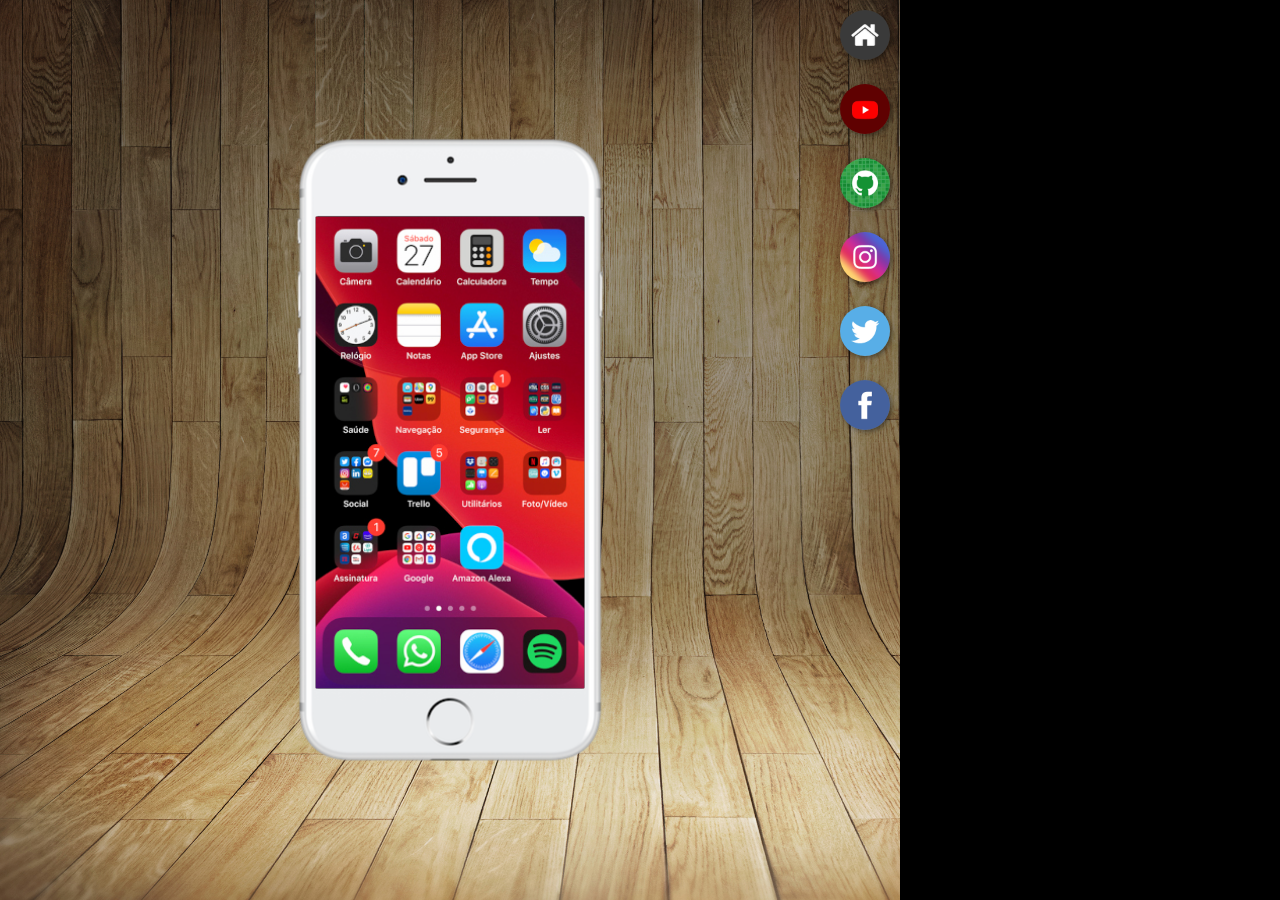
<file: index.html>
<!DOCTYPE html>
<html lang="pt-br">
<head>
    <meta charset="UTF-8">
    <meta name="viewport" content="width=device-width, initial-scale=1.0">
    <link rel="shortcut icon" href="favicon.ico" type="image/x-icon">
    <link rel="stylesheet" href="stilos/style.css">
    <title>Projecto redes sociais</title>
</head>
<body>
    <main>
        <section id="telefone">
            <iframe src="home.html" frameborder="0" name="tela" id="tela">
                o seu navegador não é compactivel
            </iframe>
        </section>
        <section id="redes-sociais">
            <a href="home.html" target="tela"><img src="imagens/logo-home.jpg" alt="Home"></a><br>
            <a href="imagens/tela-youtube.png" target="tela"><img src="imagens/logo-youtube.jpg" alt="Youtube"></a><br>
            <a href="github.html" target="tela"> <img src="imagens/logo-github.jpg" alt="github"></a><br>
            <a href="imagens/tela-instagram.jpg" target="tela"><img src="imagens/logo-instagram.jpg"alt="instagram"><a><br>
            <a href="twit.html" target="tela"><img src="imagens/logo-twitter.jpg" alt="twitter"></a><br>
            <a href="face.html" target="tela"><img src="imagens/logo-facebook.jpg" alt="facebook"><a><br>
        </section>
    </main>
</body>
</html>
</file>
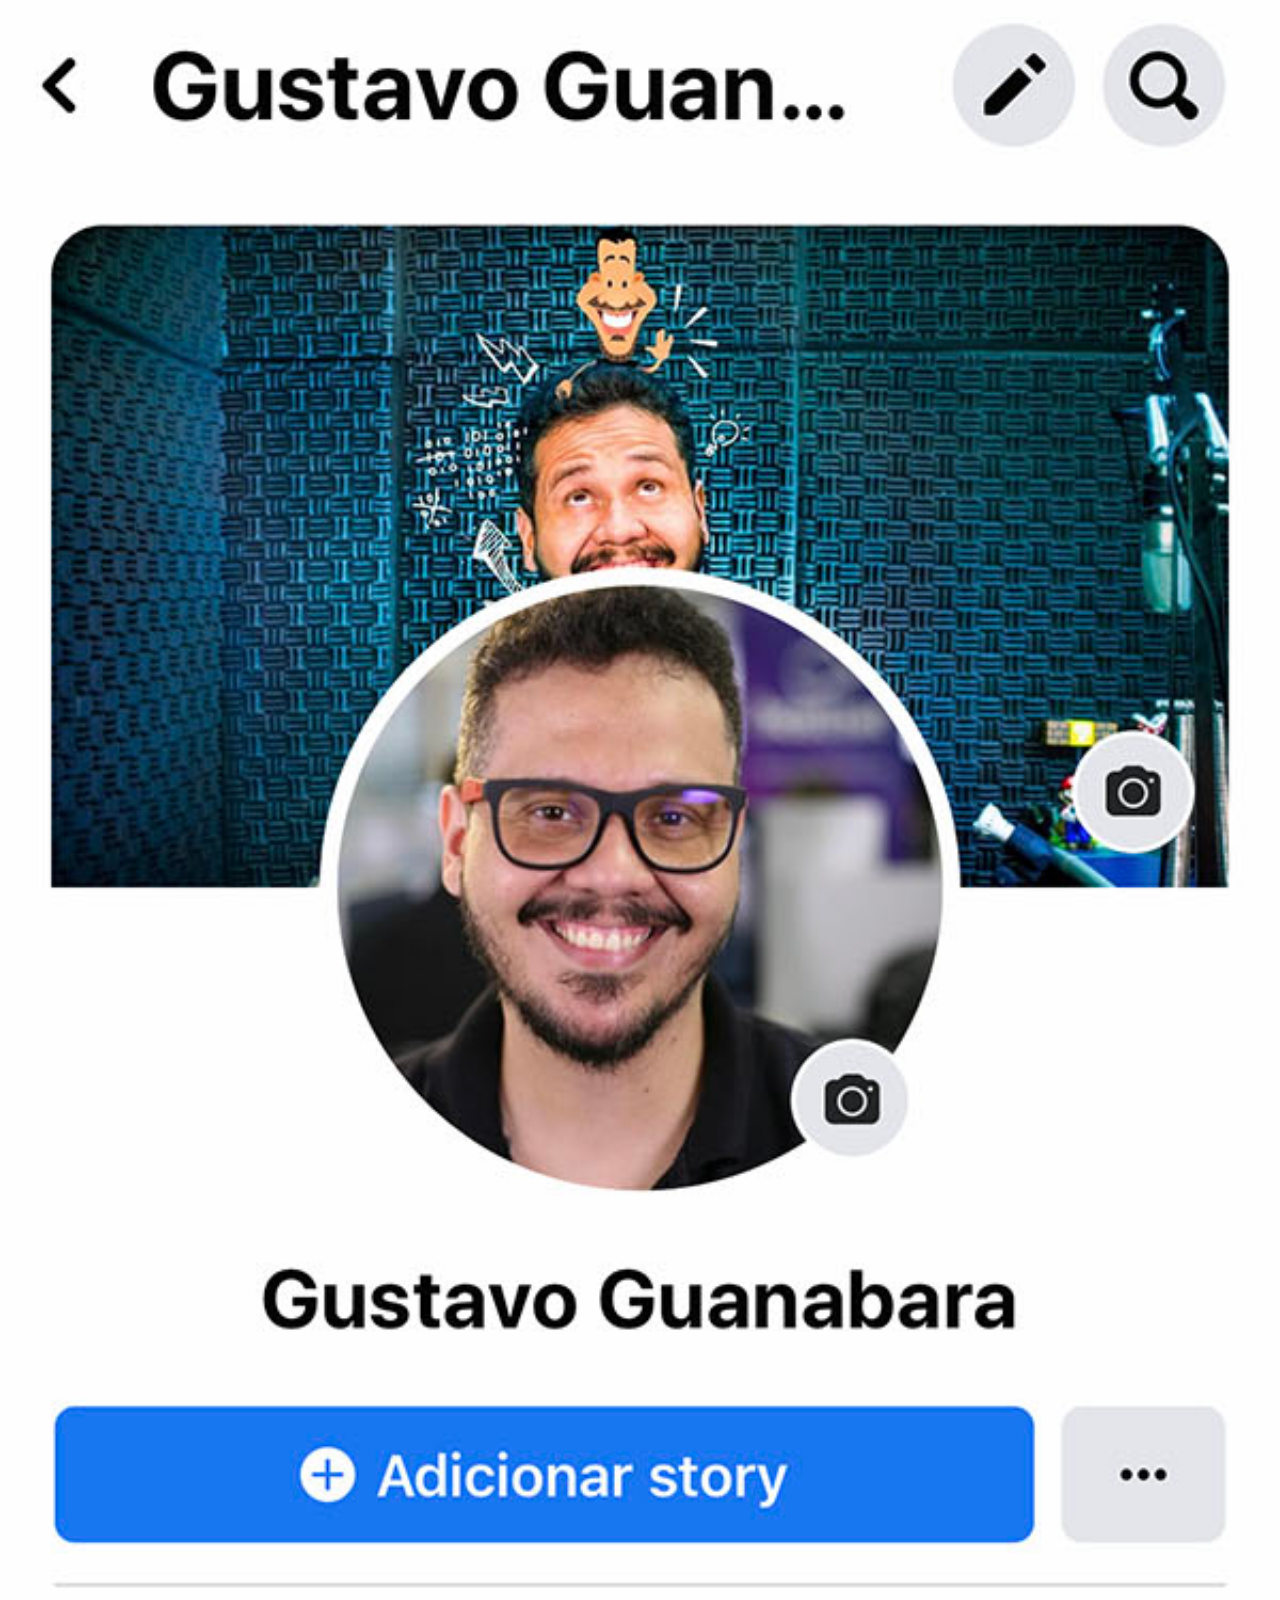
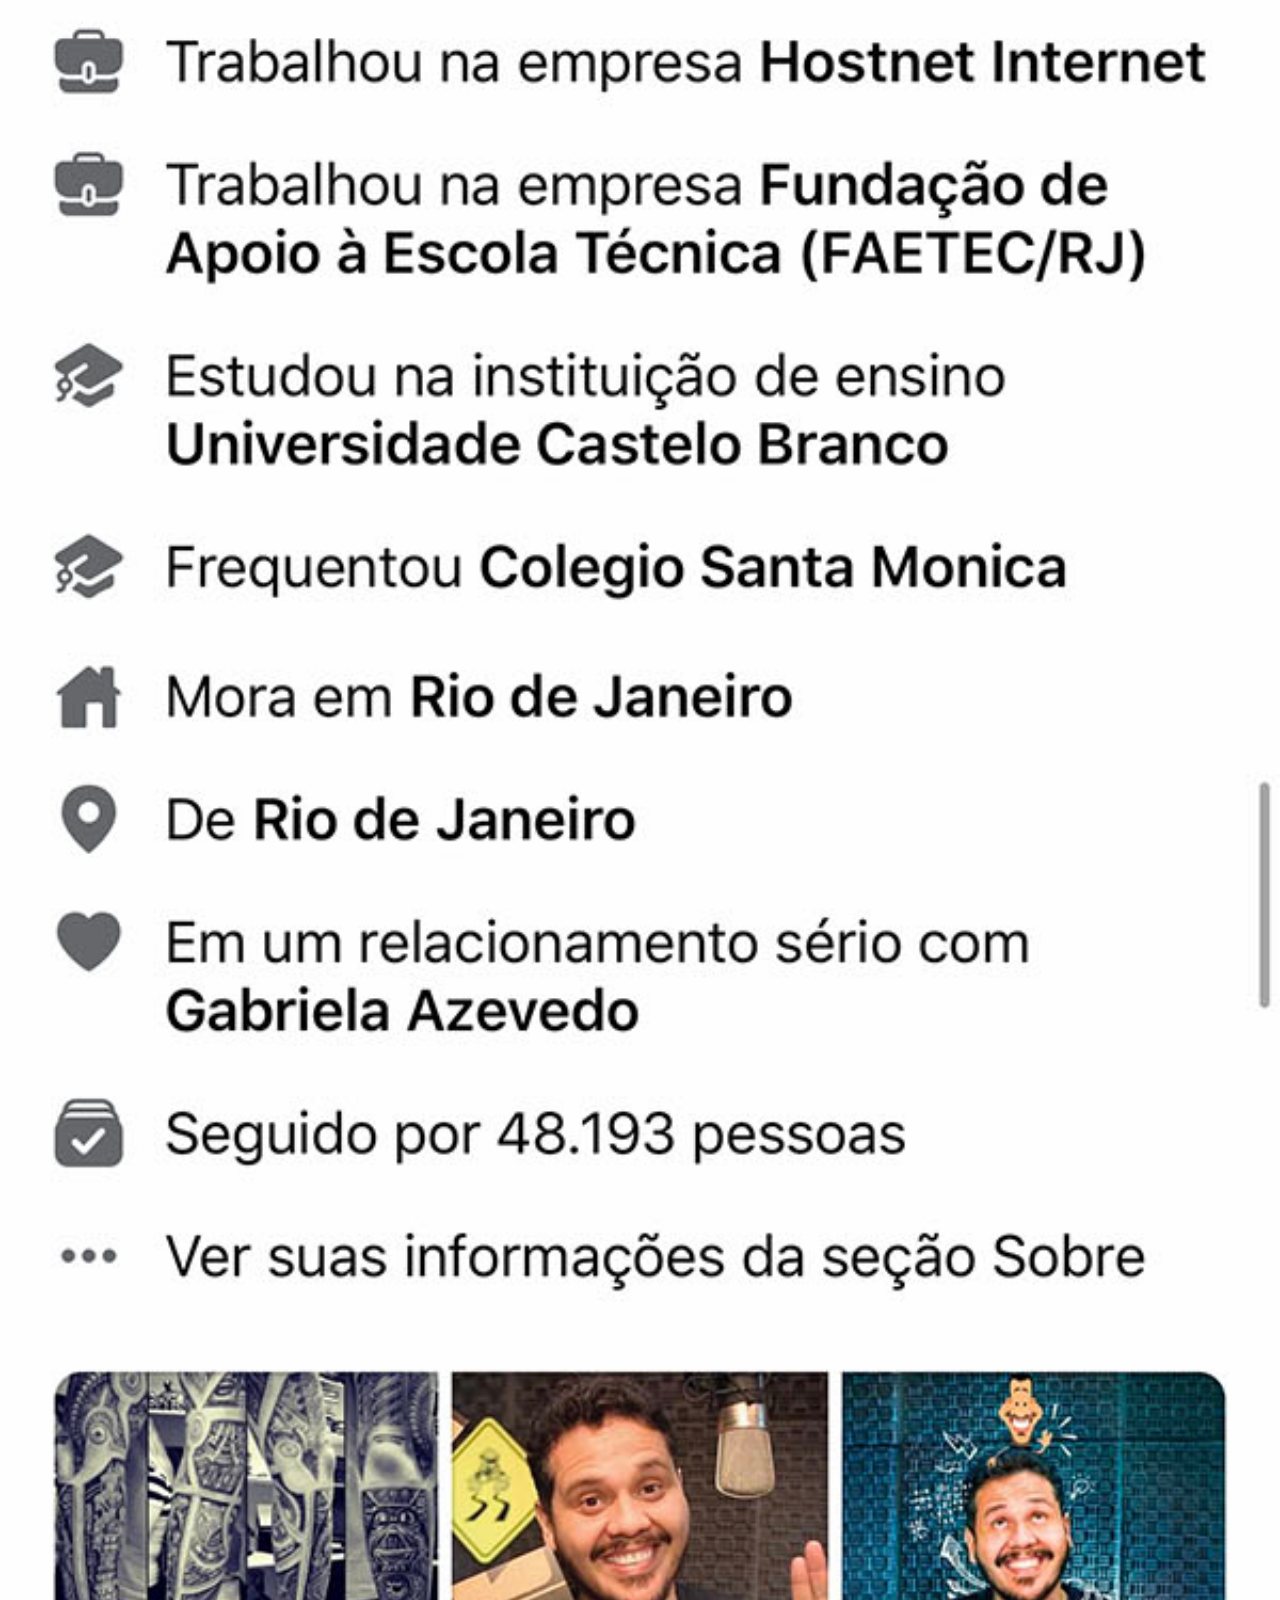
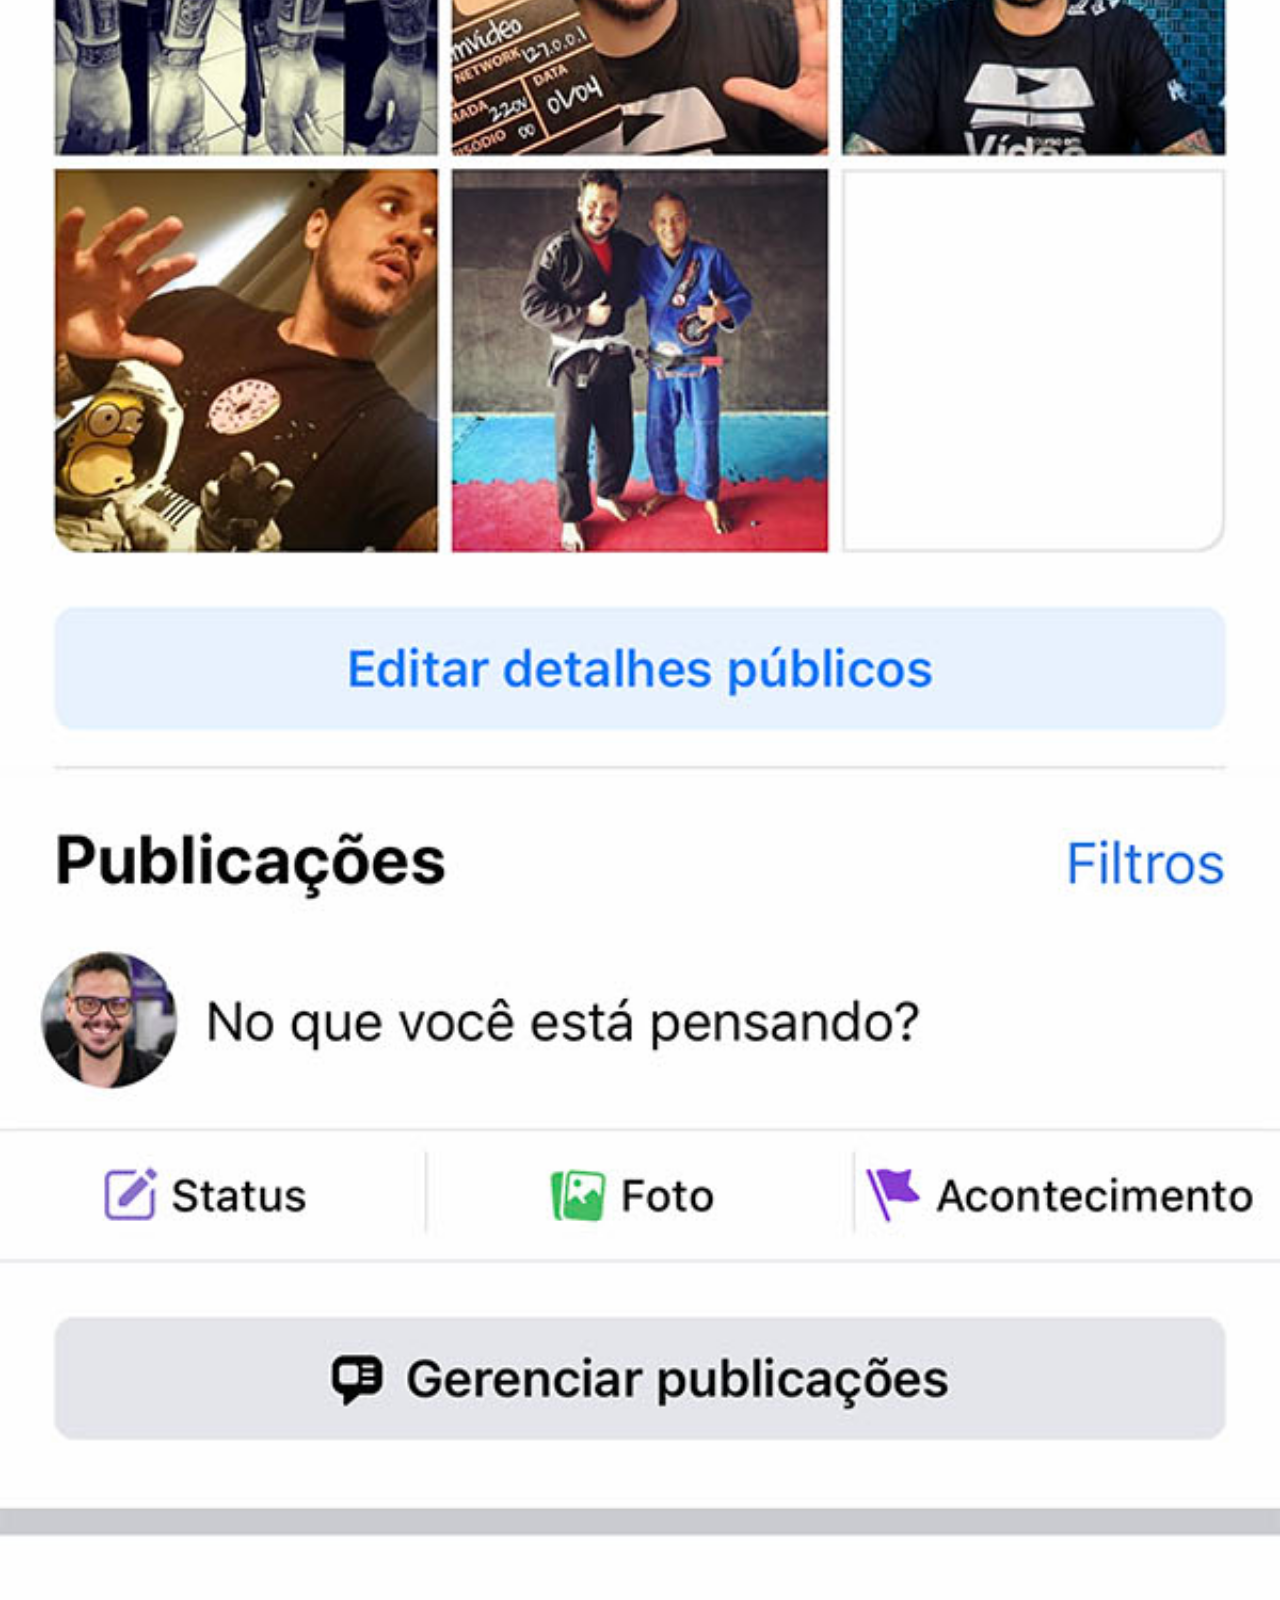
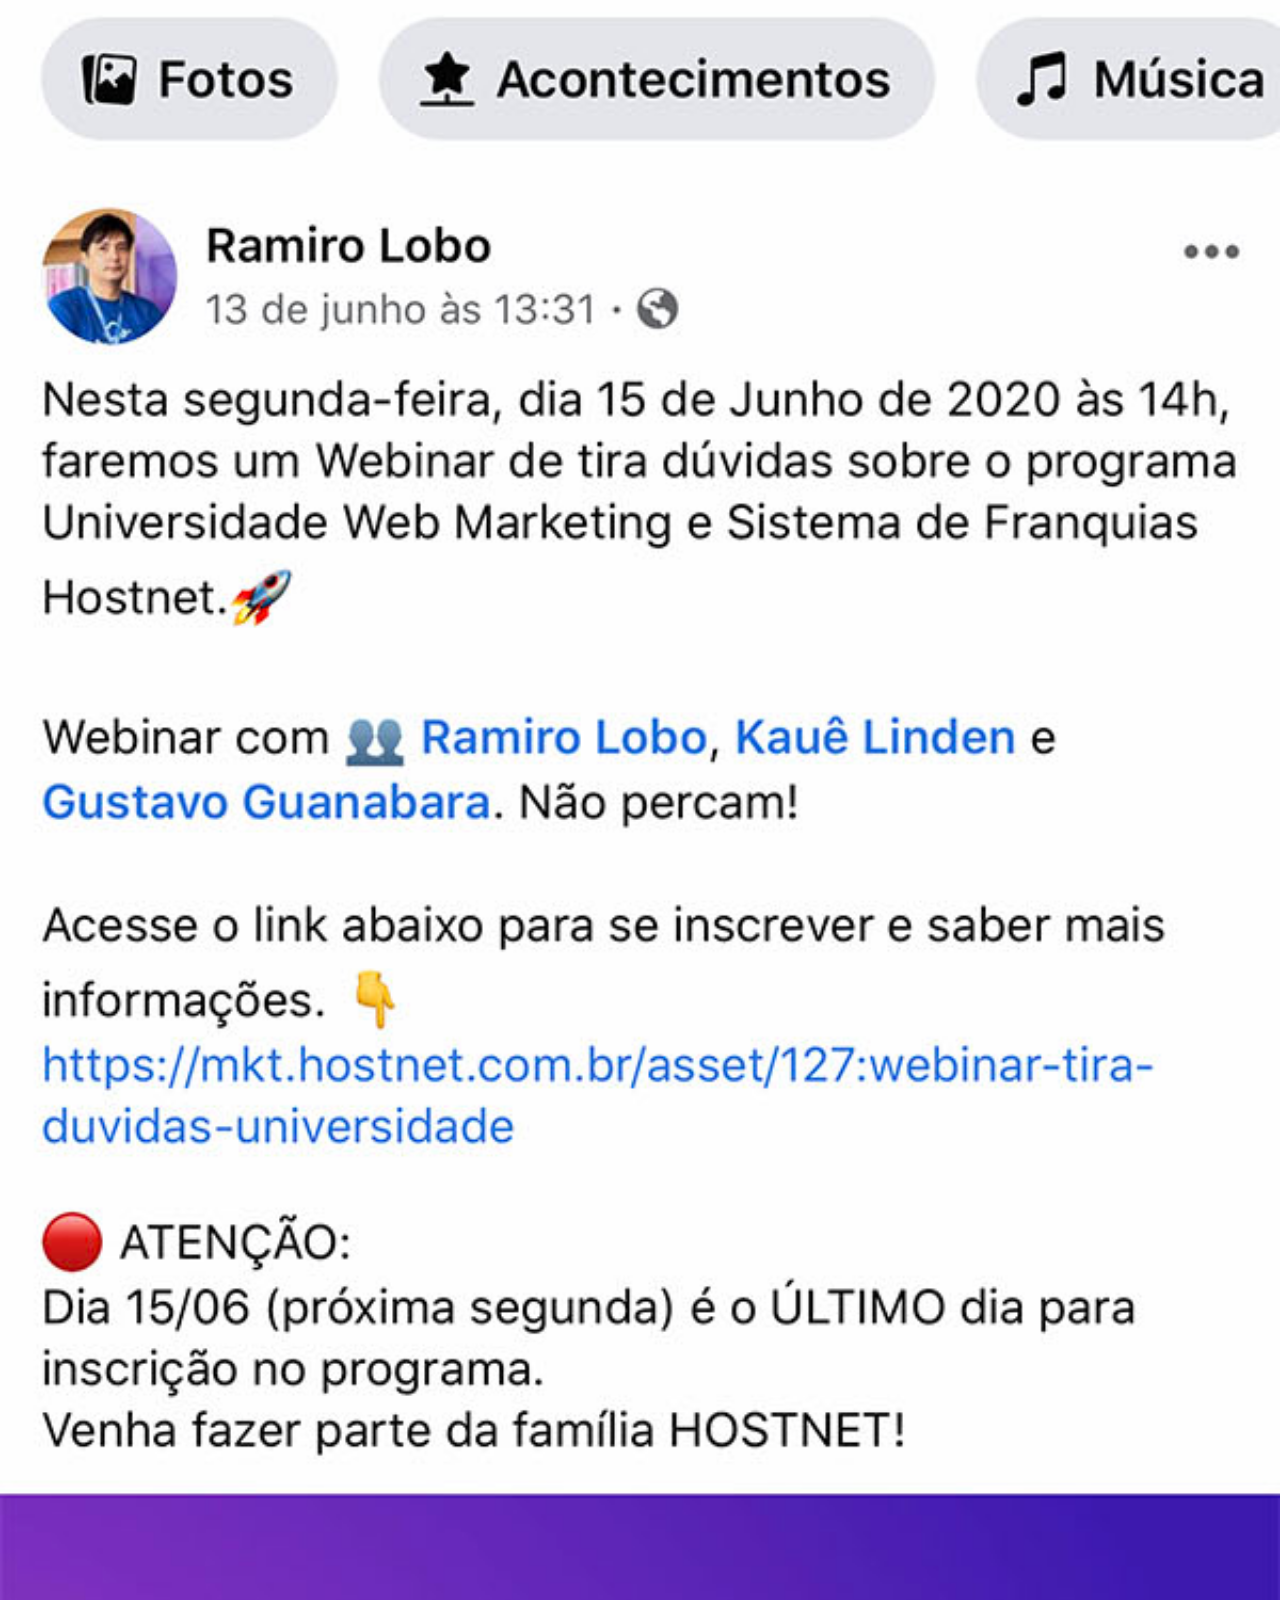
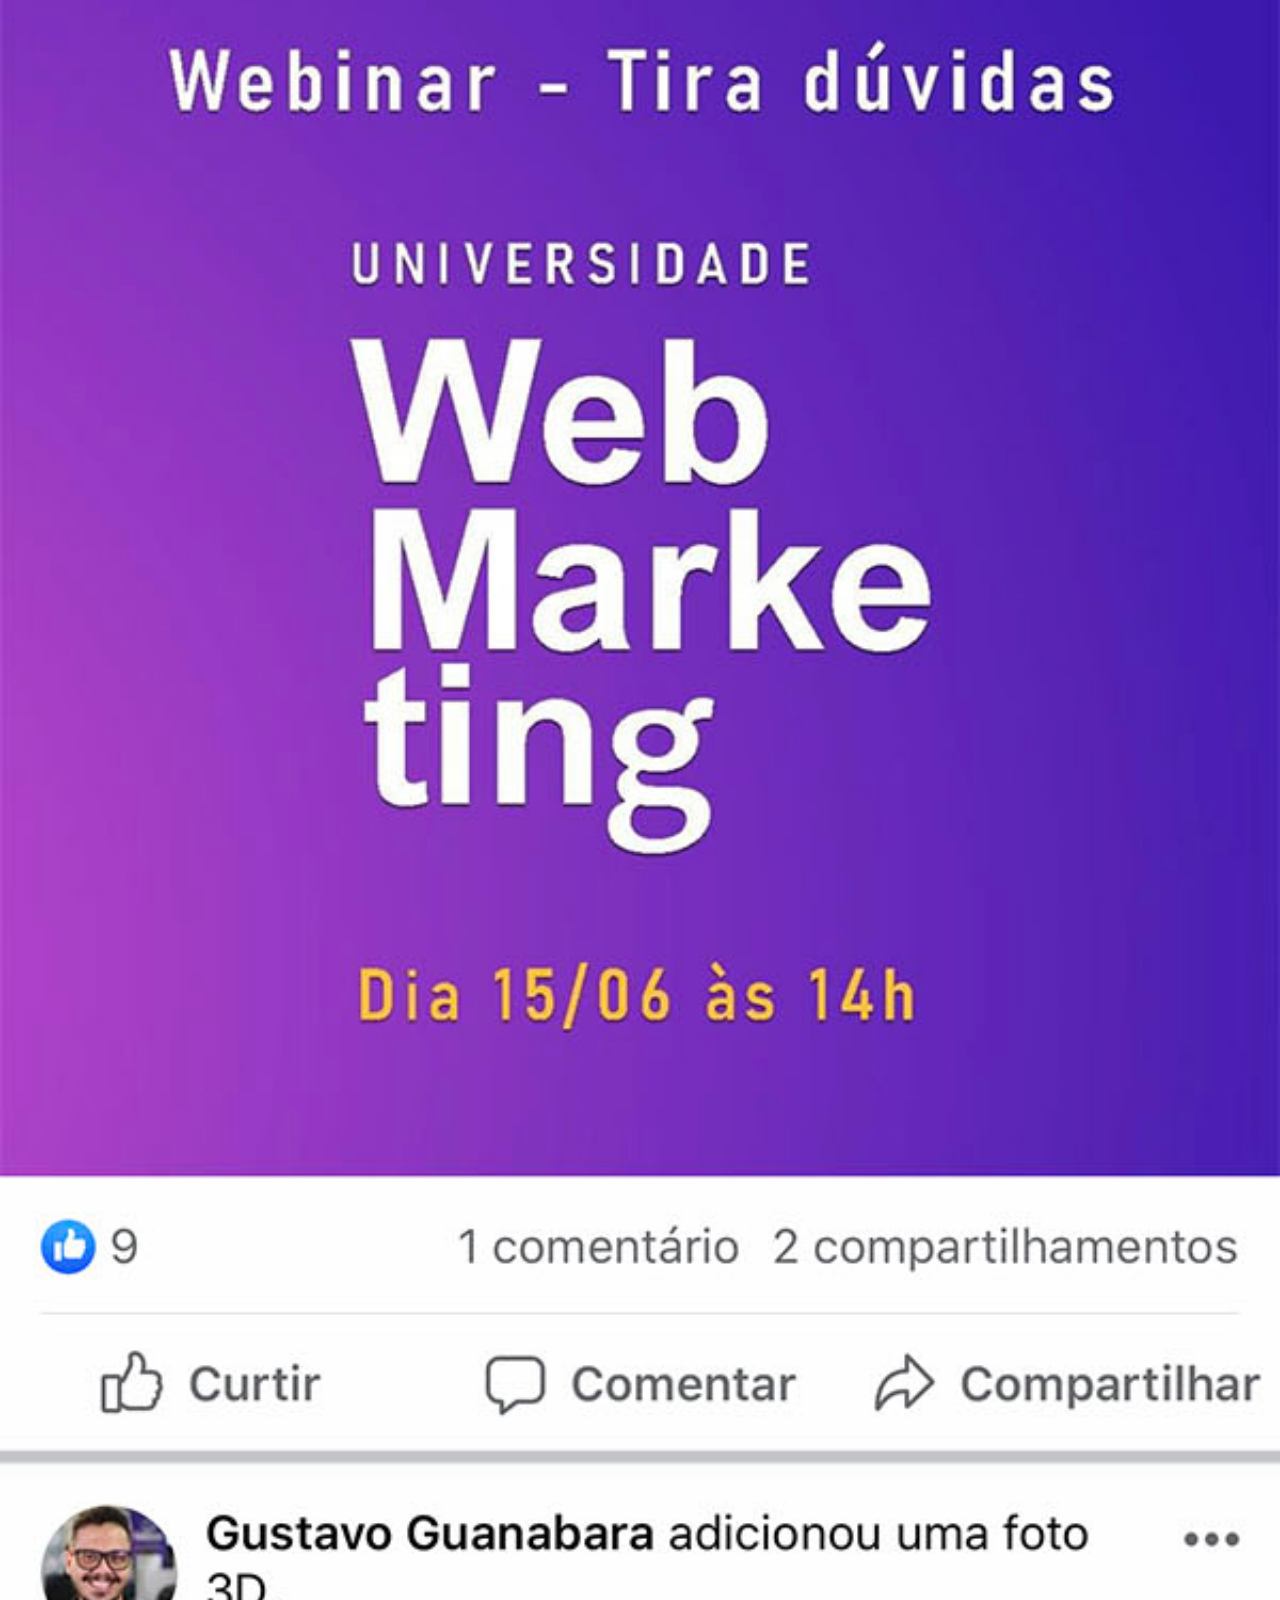
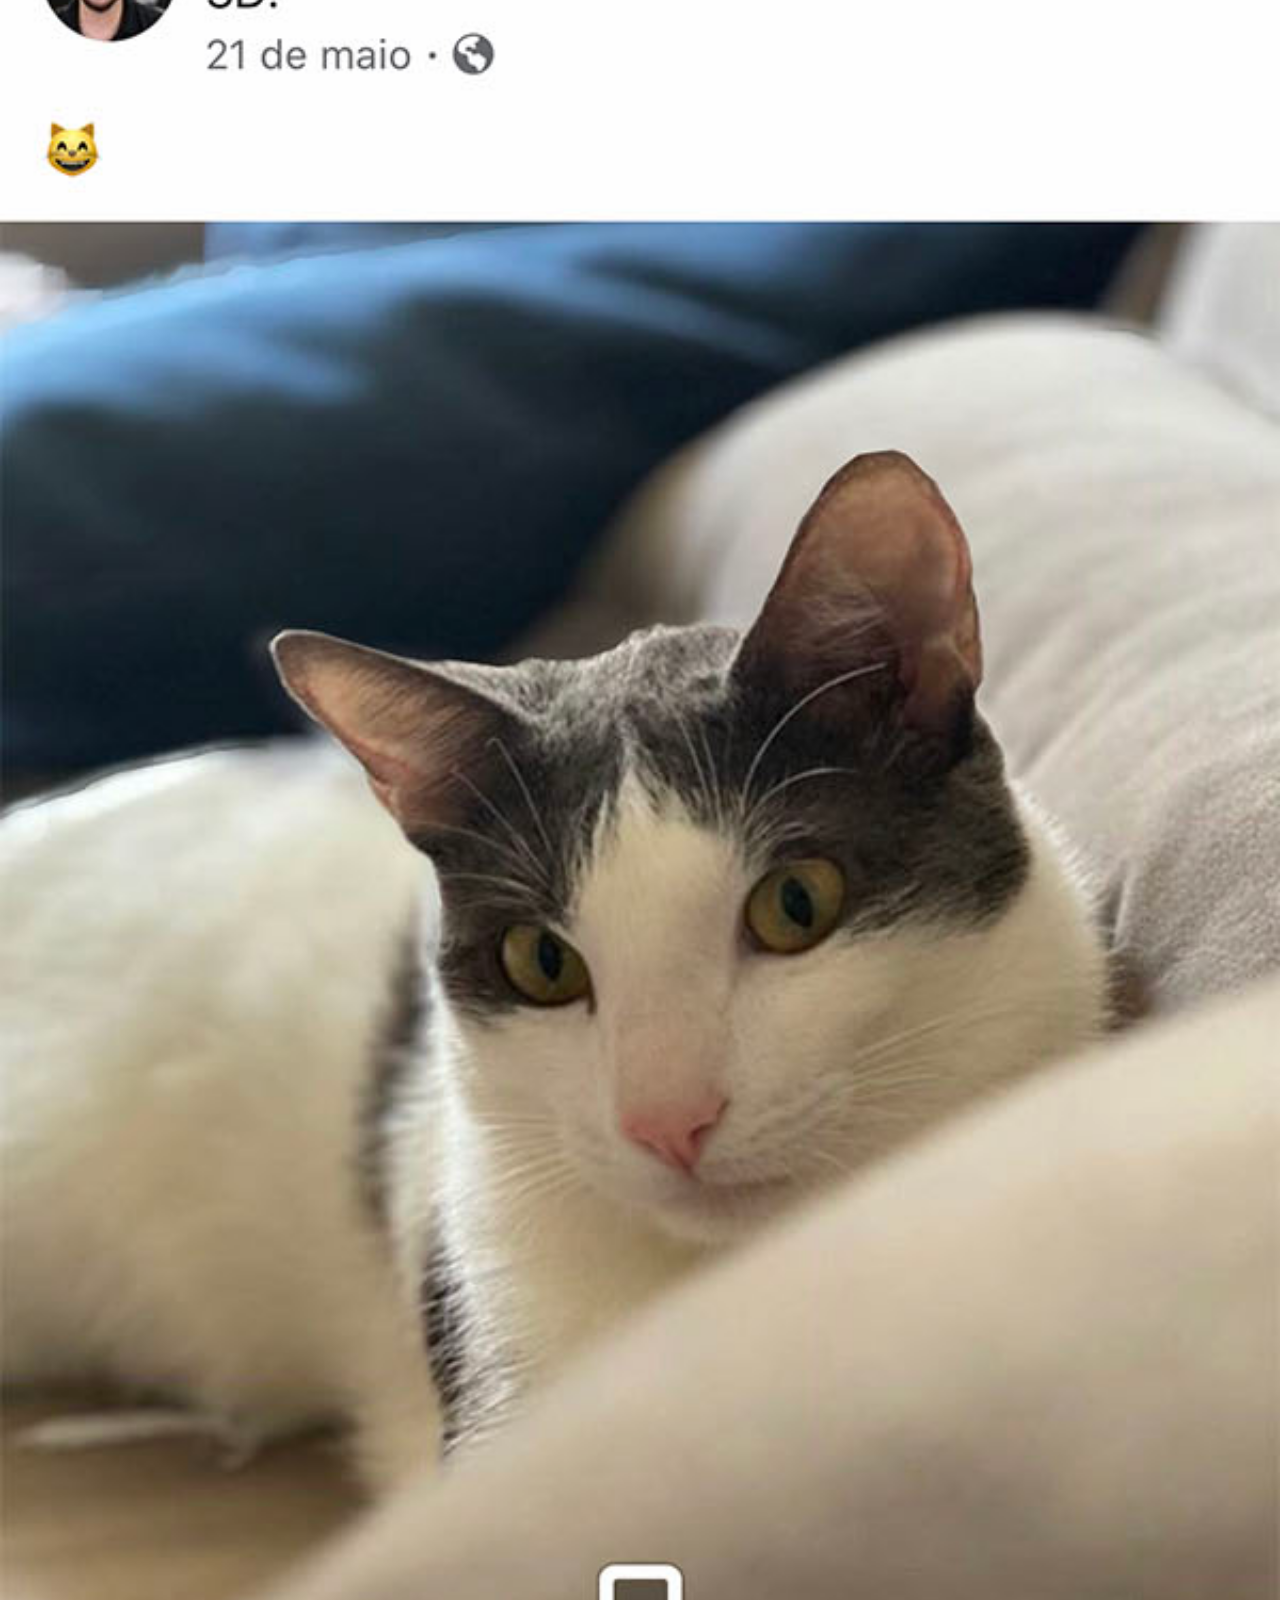
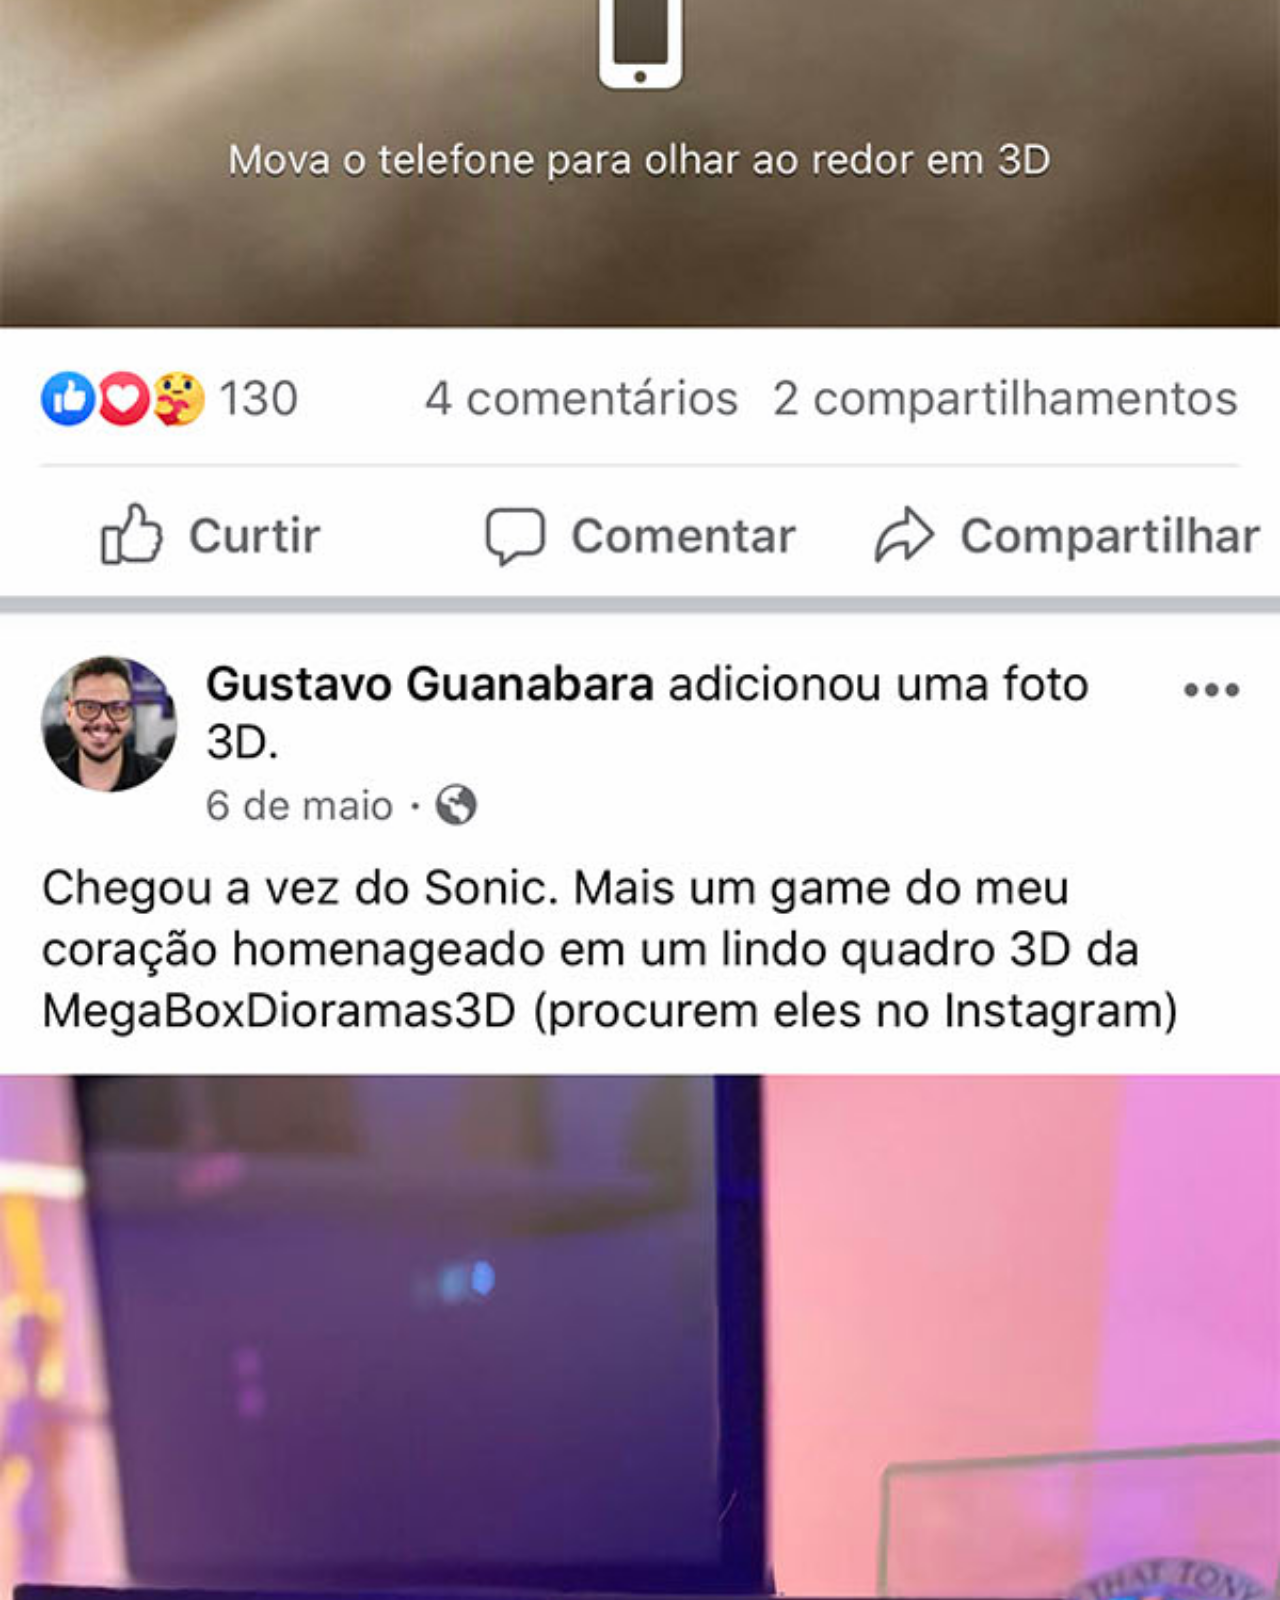
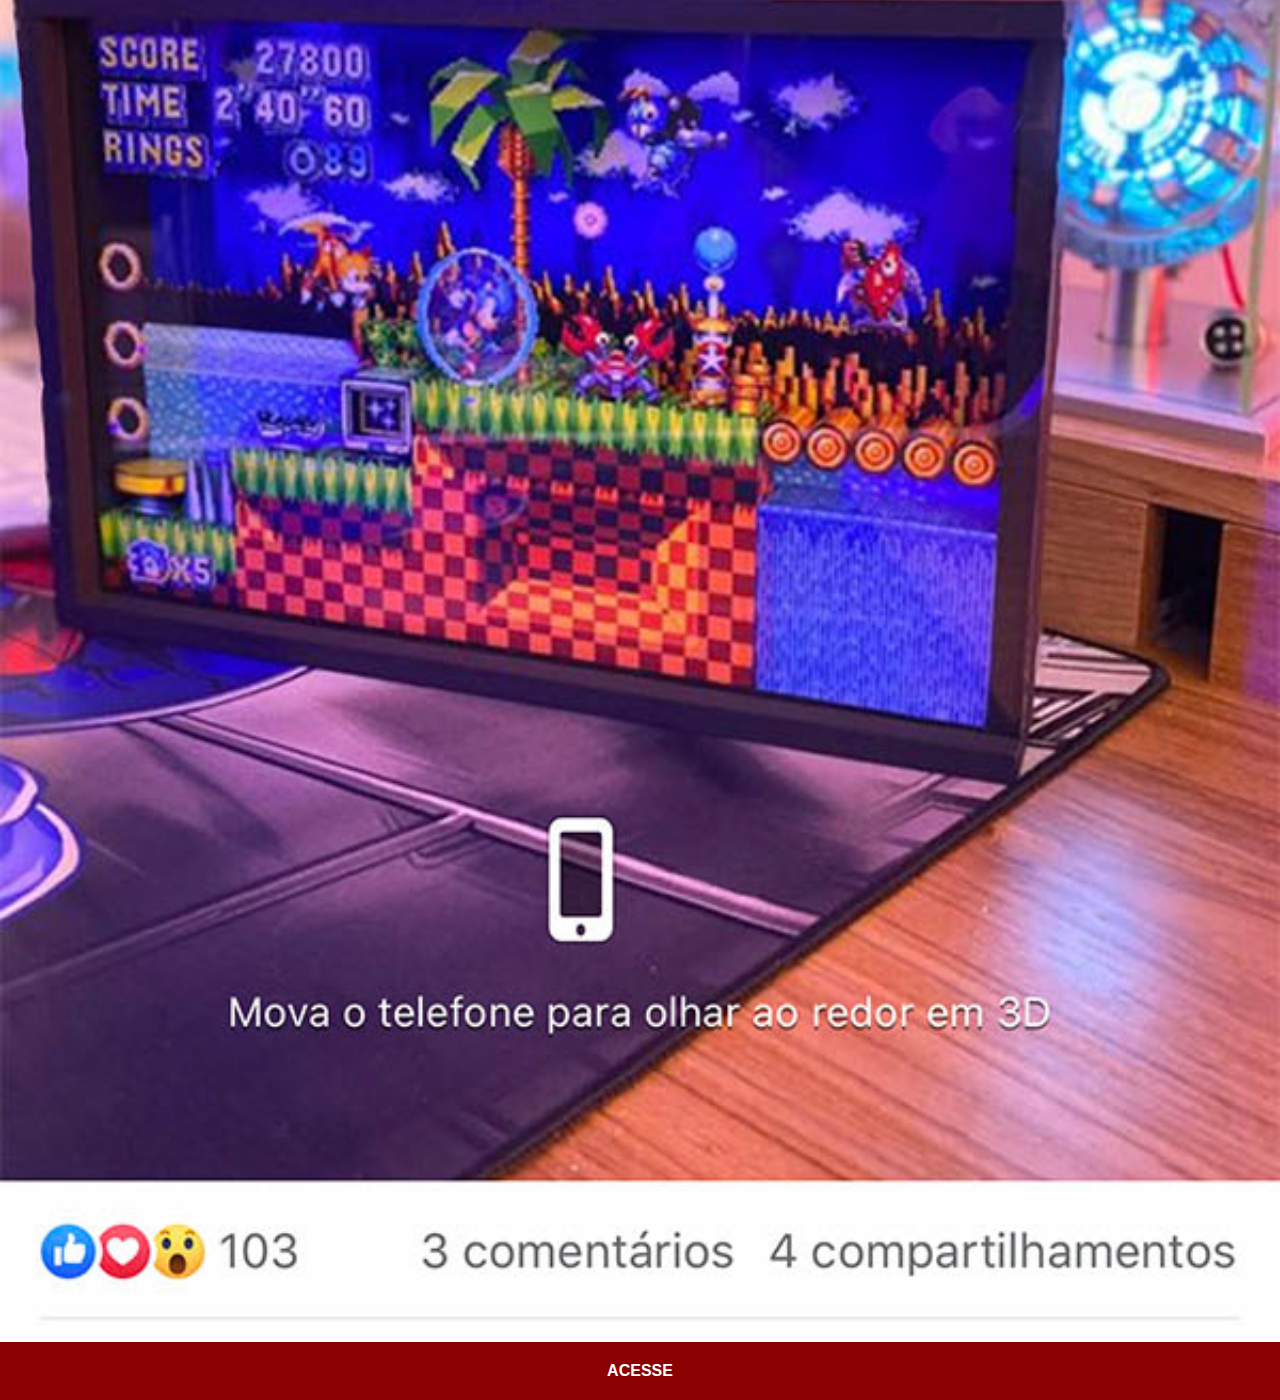
<file: face.html>
<!DOCTYPE html>
<html lang="pt-br">
<head>
    <meta charset="UTF-8">
    <meta name="viewport" content="width=device-width, initial-scale=1.0">
    <title>facebook</title>
    <link rel="stylesheet" href="stilos/social.css">
</head>
<body>
    <img src="imagens/tela-facebook.jpg" alt="facebook">
    <a href="https://www.facebook.com/gustavoguanabara" target="_blank">ACESSE</a>
</body>
</html>
</file>
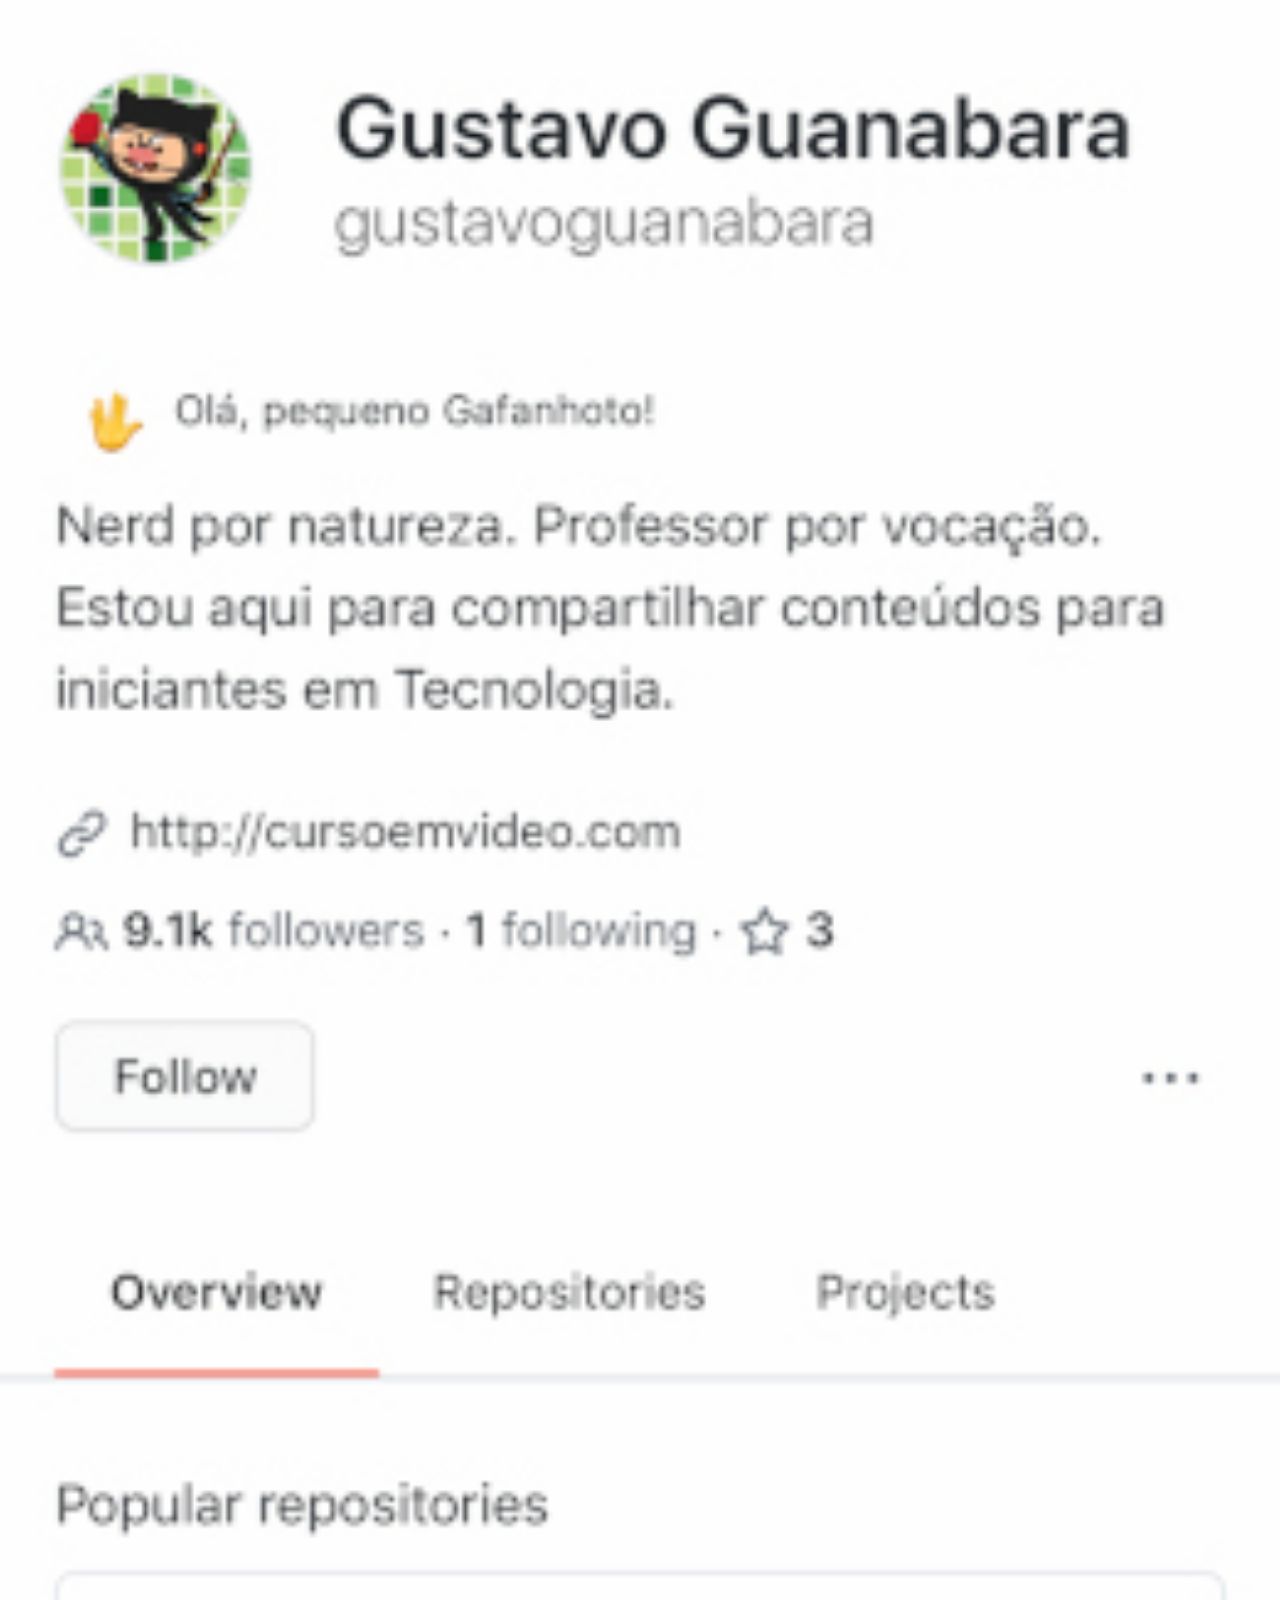
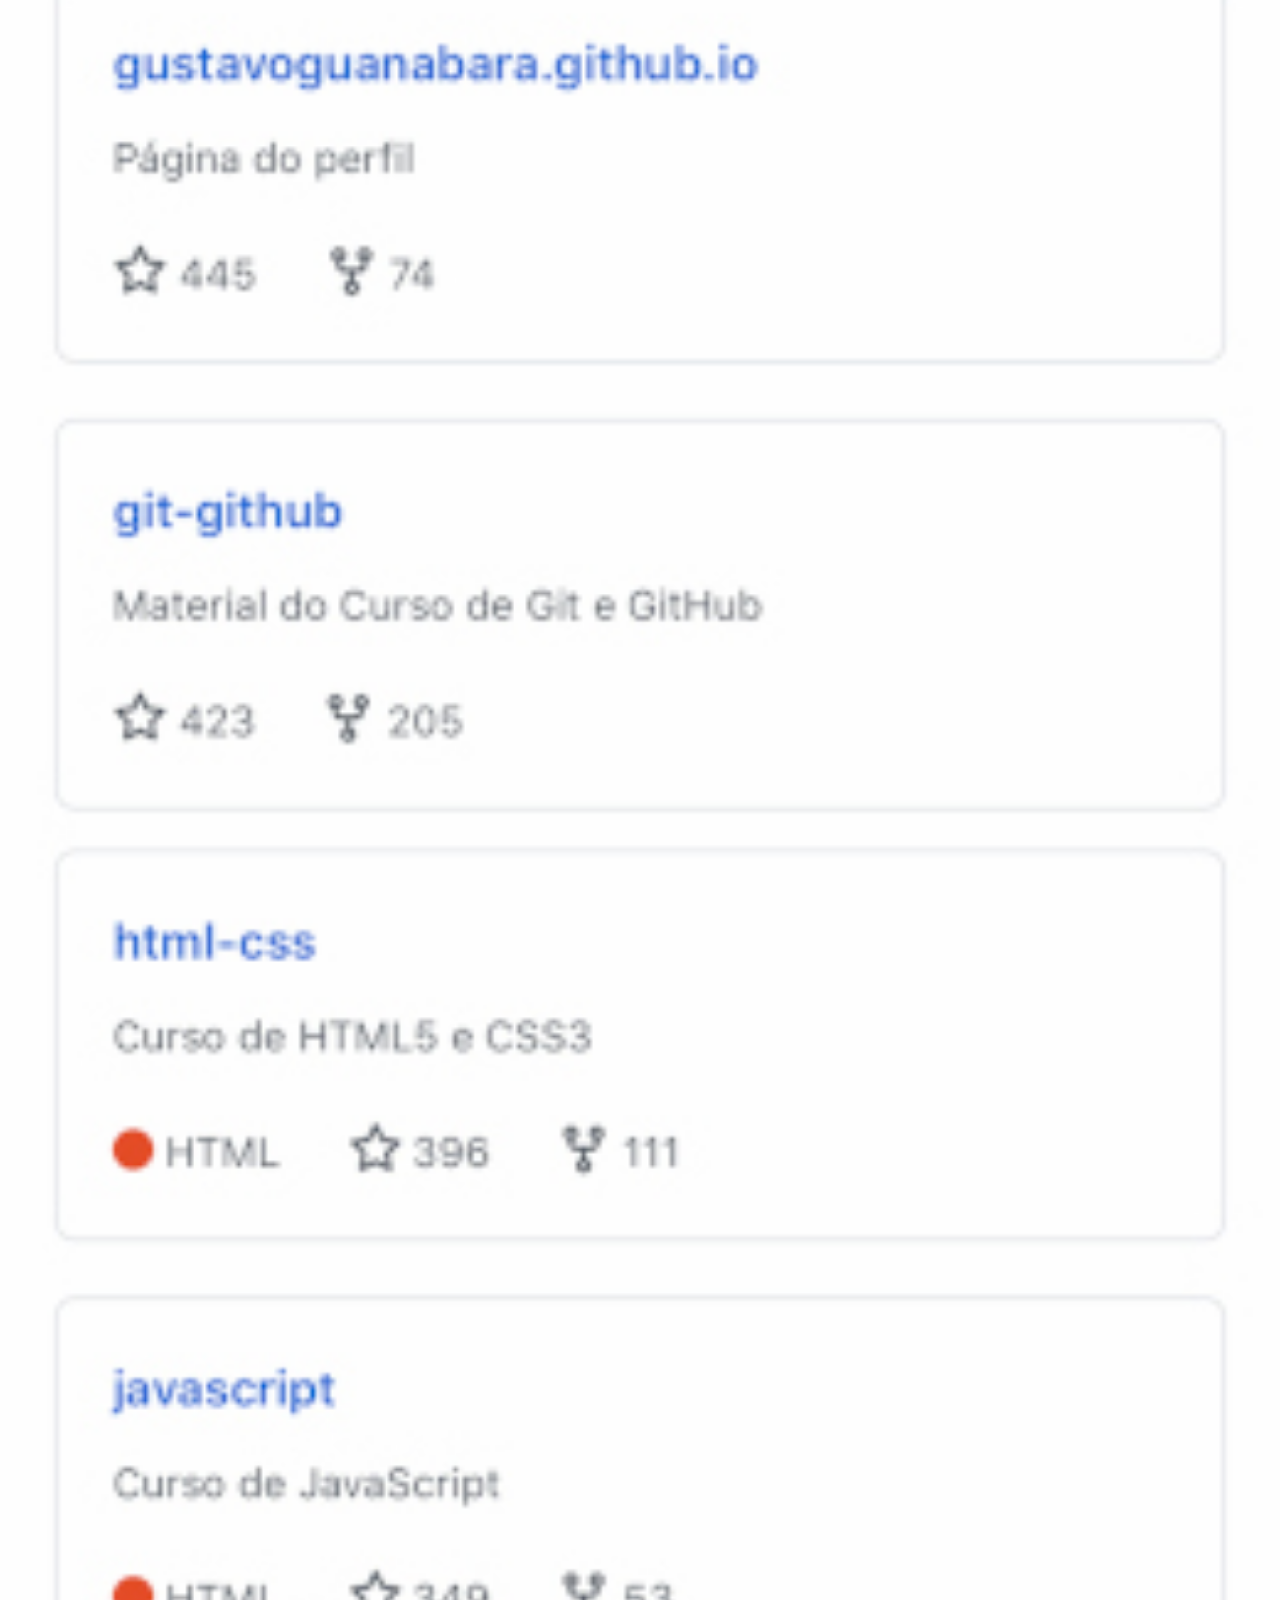
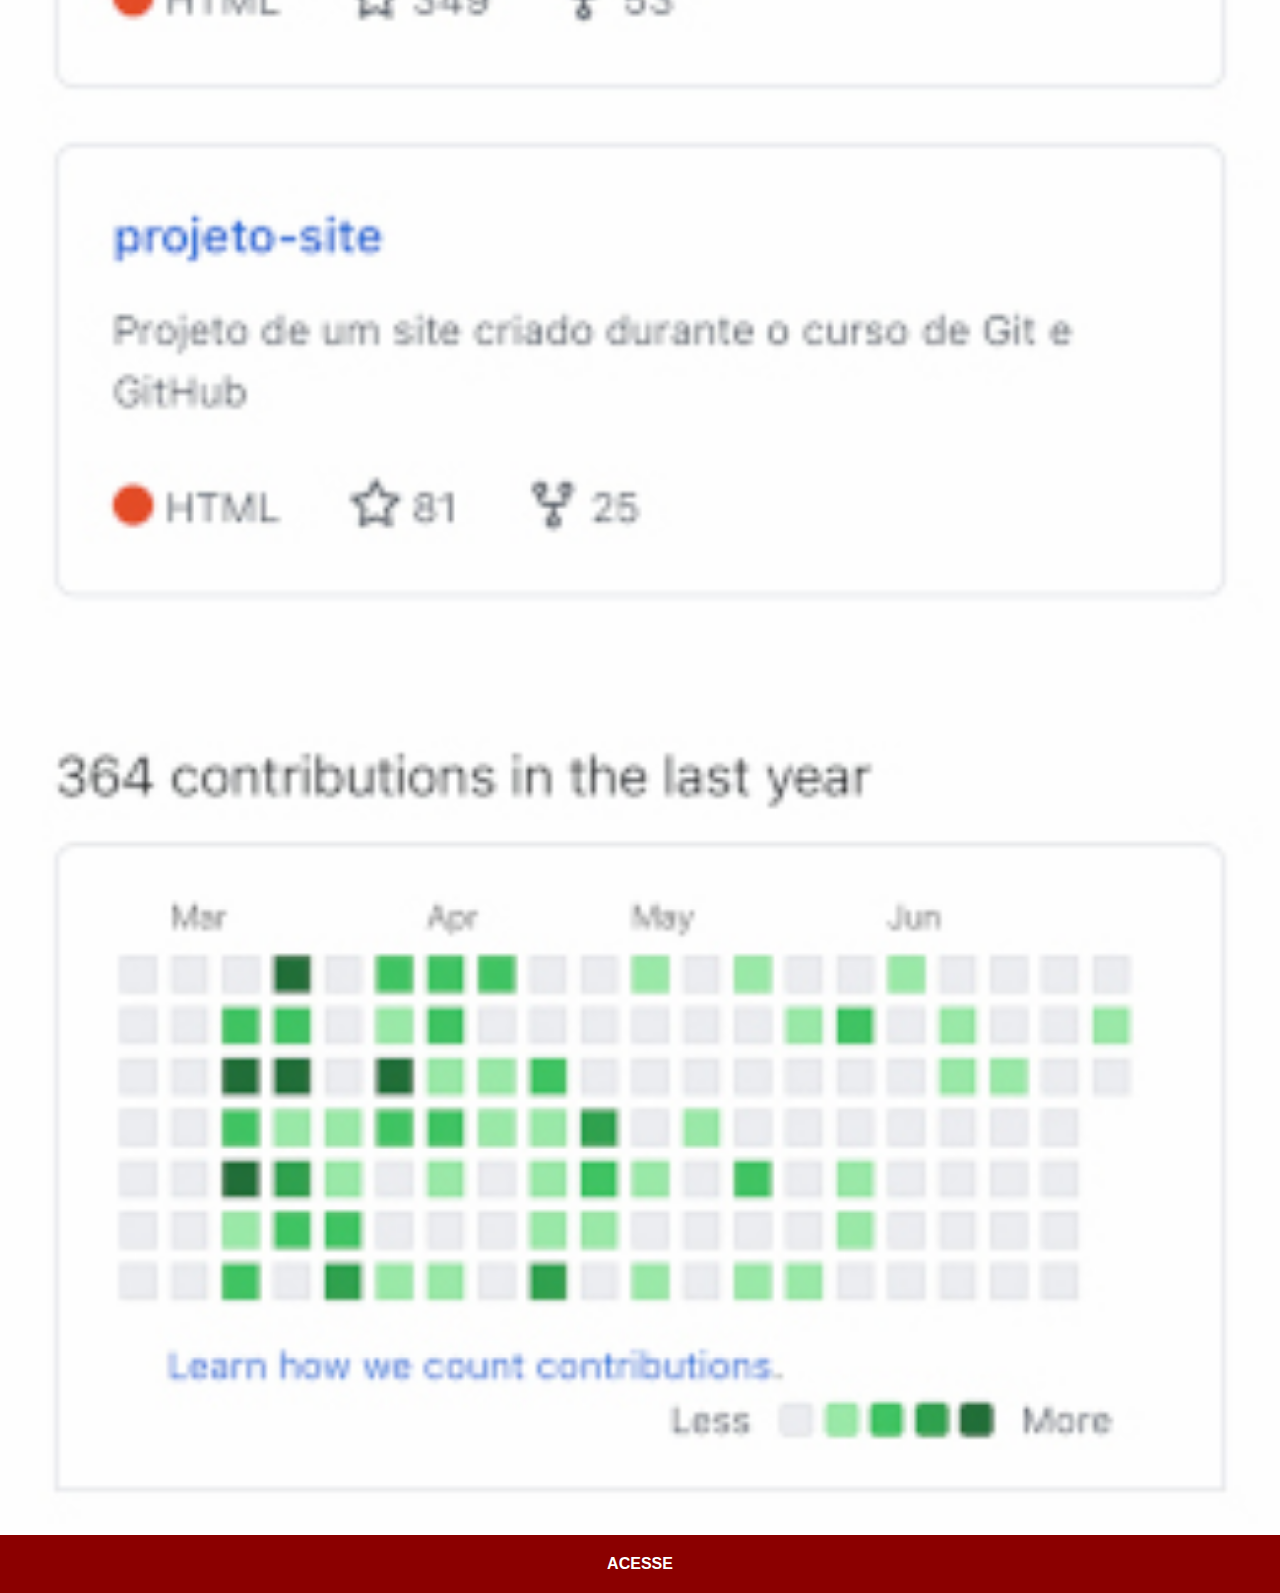
<file: github.html>
<!DOCTYPE html>
<html lang="pt-br">
<head>
    <meta charset="UTF-8">
    <meta name="viewport" content="width=device-width, initial-scale=1.0">
    <title>Github</title>
    <link rel="stylesheet" href="stilos/social.css">
</head>
<body>
    <img src="imagens/tela-github1.jpg" alt="Youtube">
    <a href="https://github.com/gustavoguanabara" target="_blank">ACESSE</a>
</body>
</html>
</file>
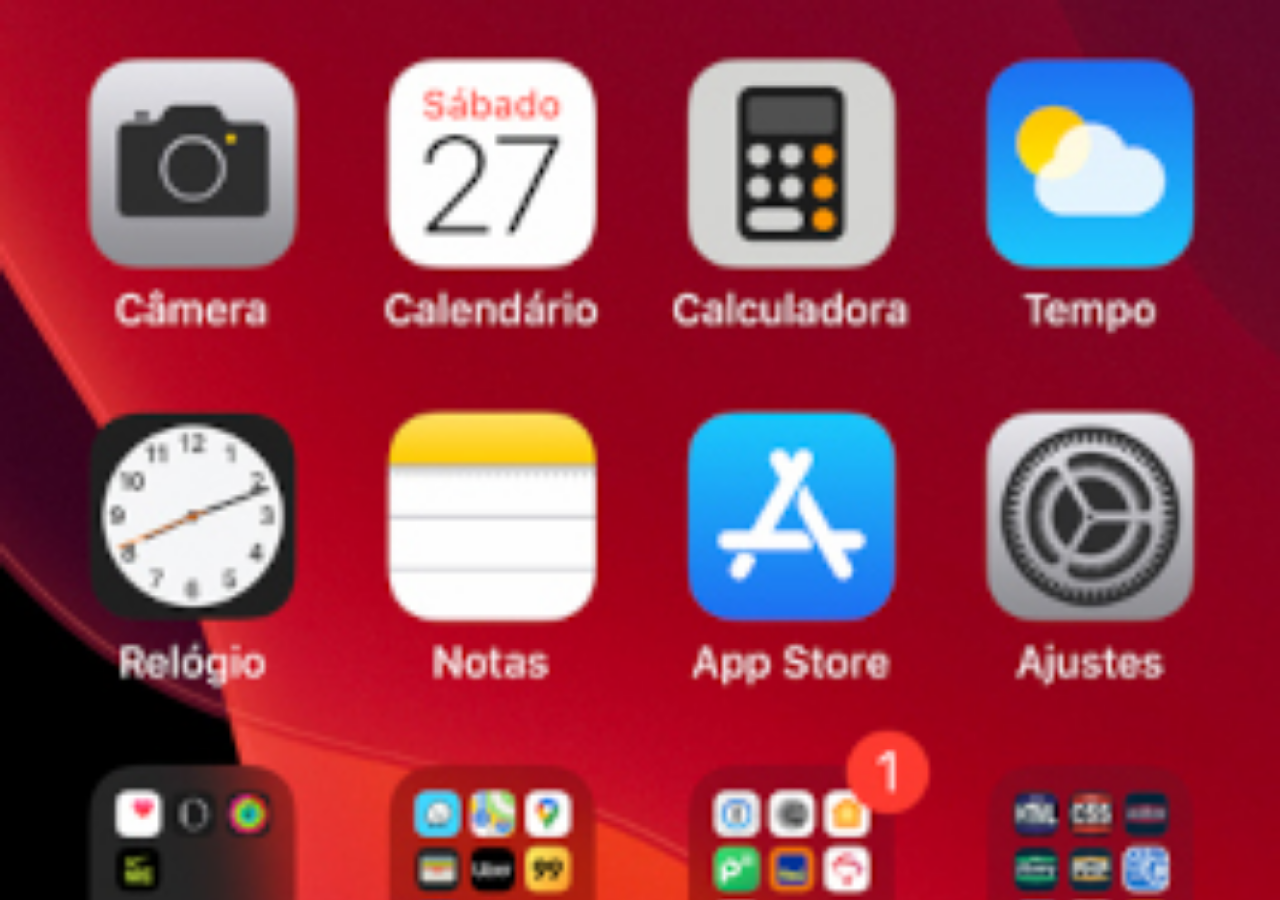
<file: home.html>
<!DOCTYPE html>
<html lang="pt-br">
<head>
    <meta charset="UTF-8">
    <meta name="viewport" content="width=device-width, initial-scale=1.0">
    <title>Home</title>
    <style>
        * {
            margin: 0px;
            padding: 0px;
        }
        body{
            
           background: black url('imagens/tela-home1.jpg') no-repeat top center;
           background-size: cover;
        }
        
    </style>
</head>
<body>
    
</body>
</html>
</file>
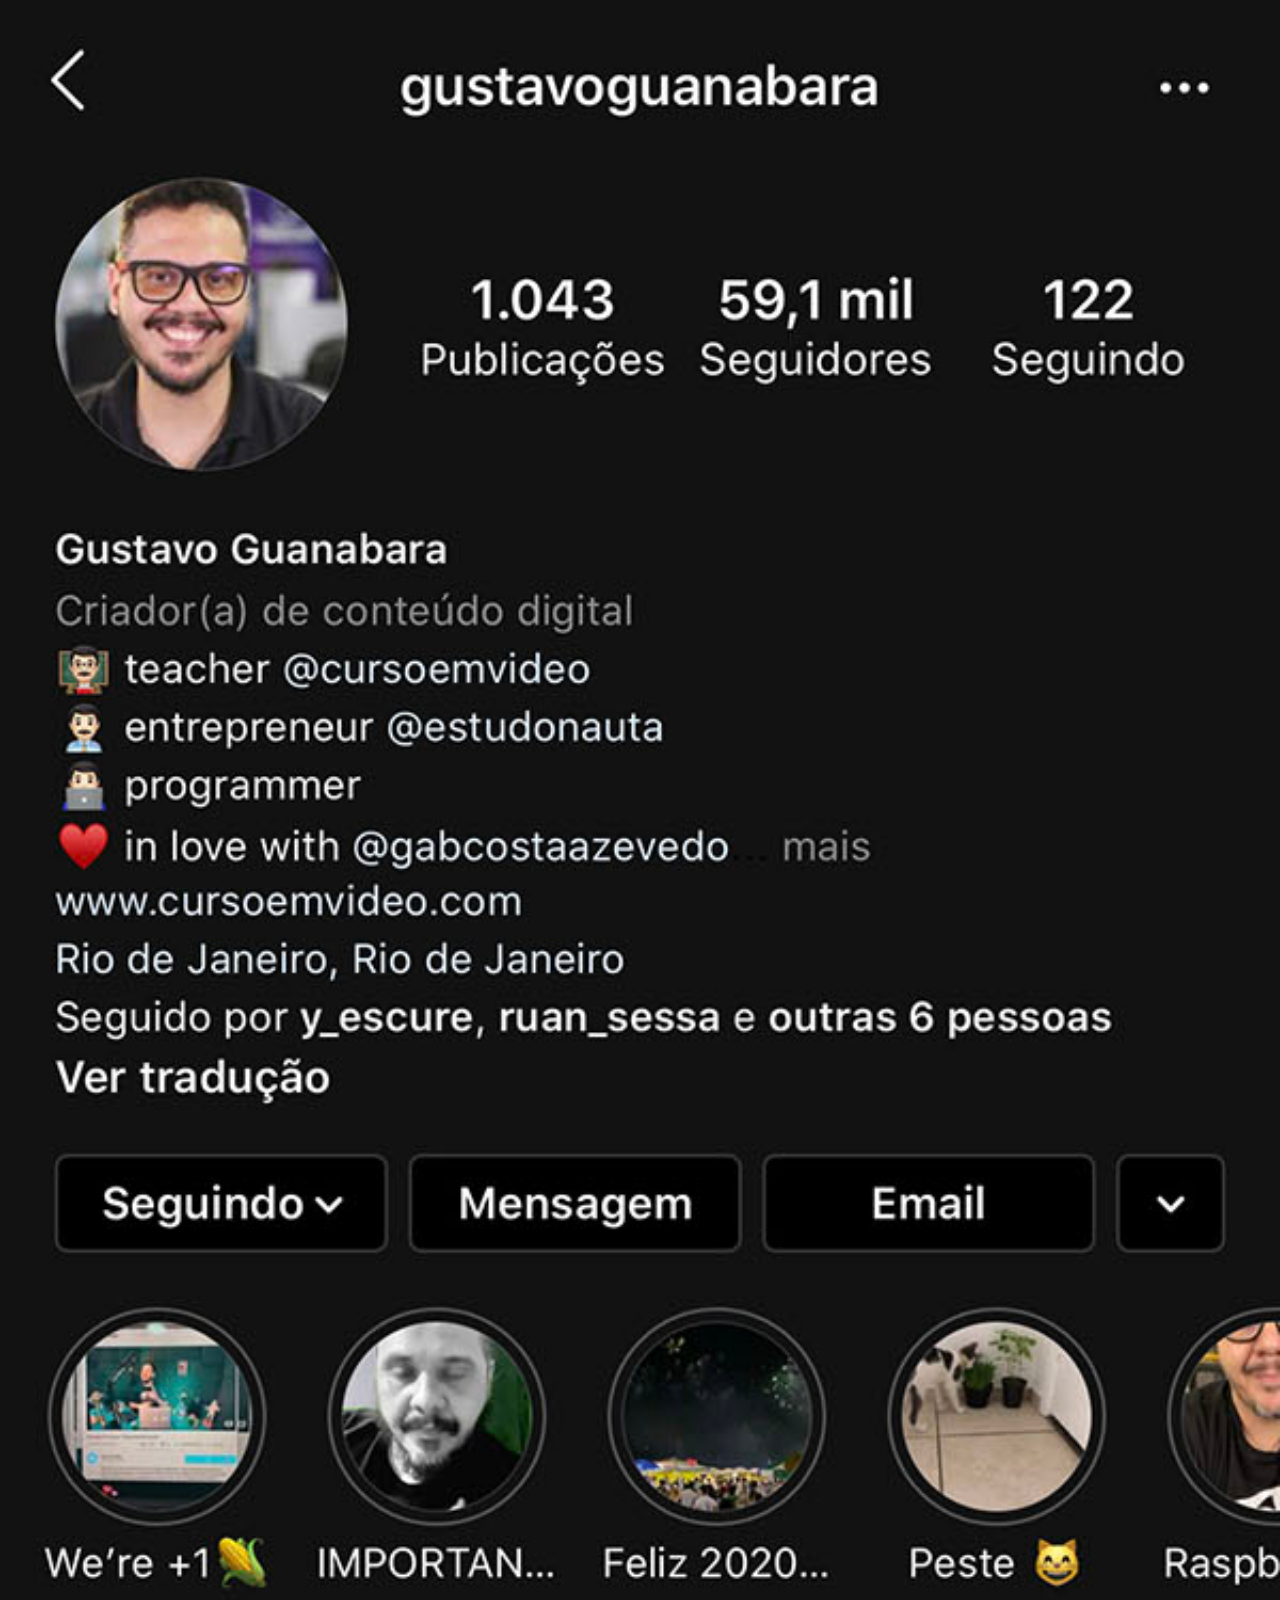
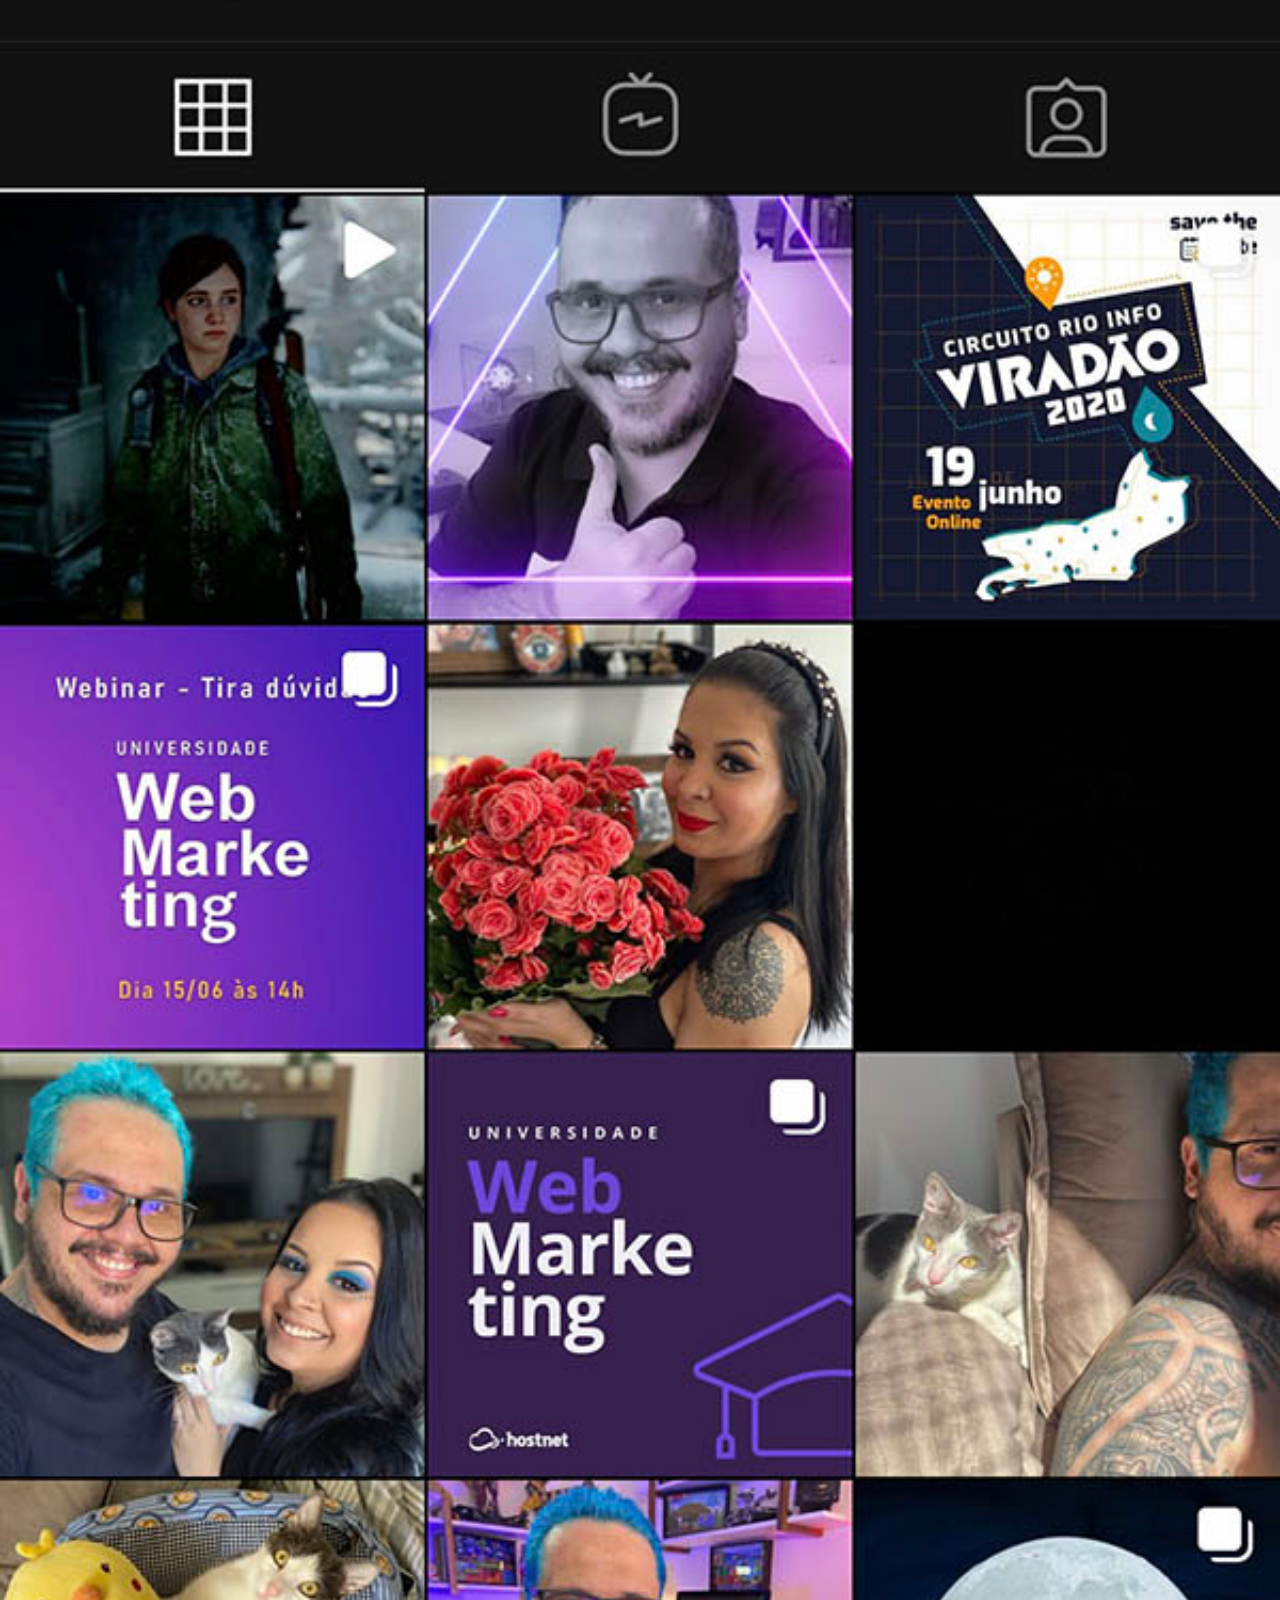
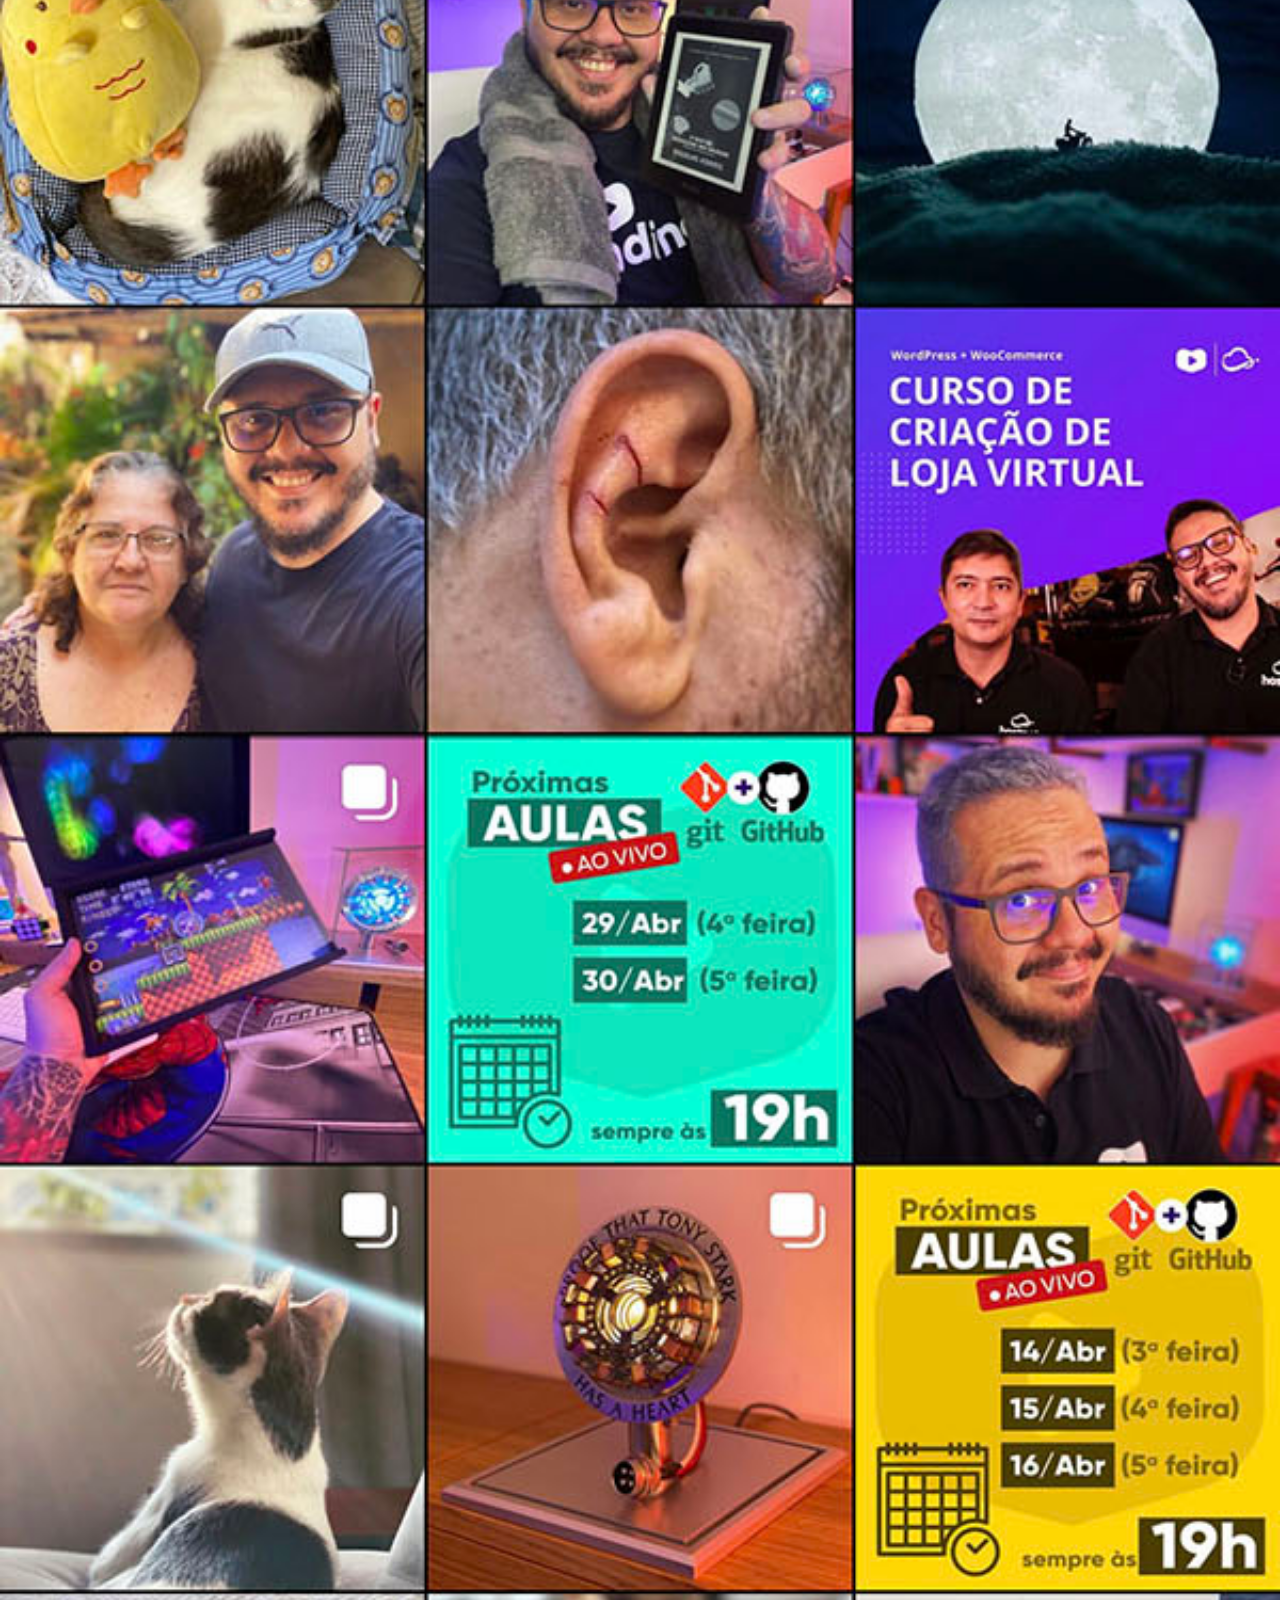
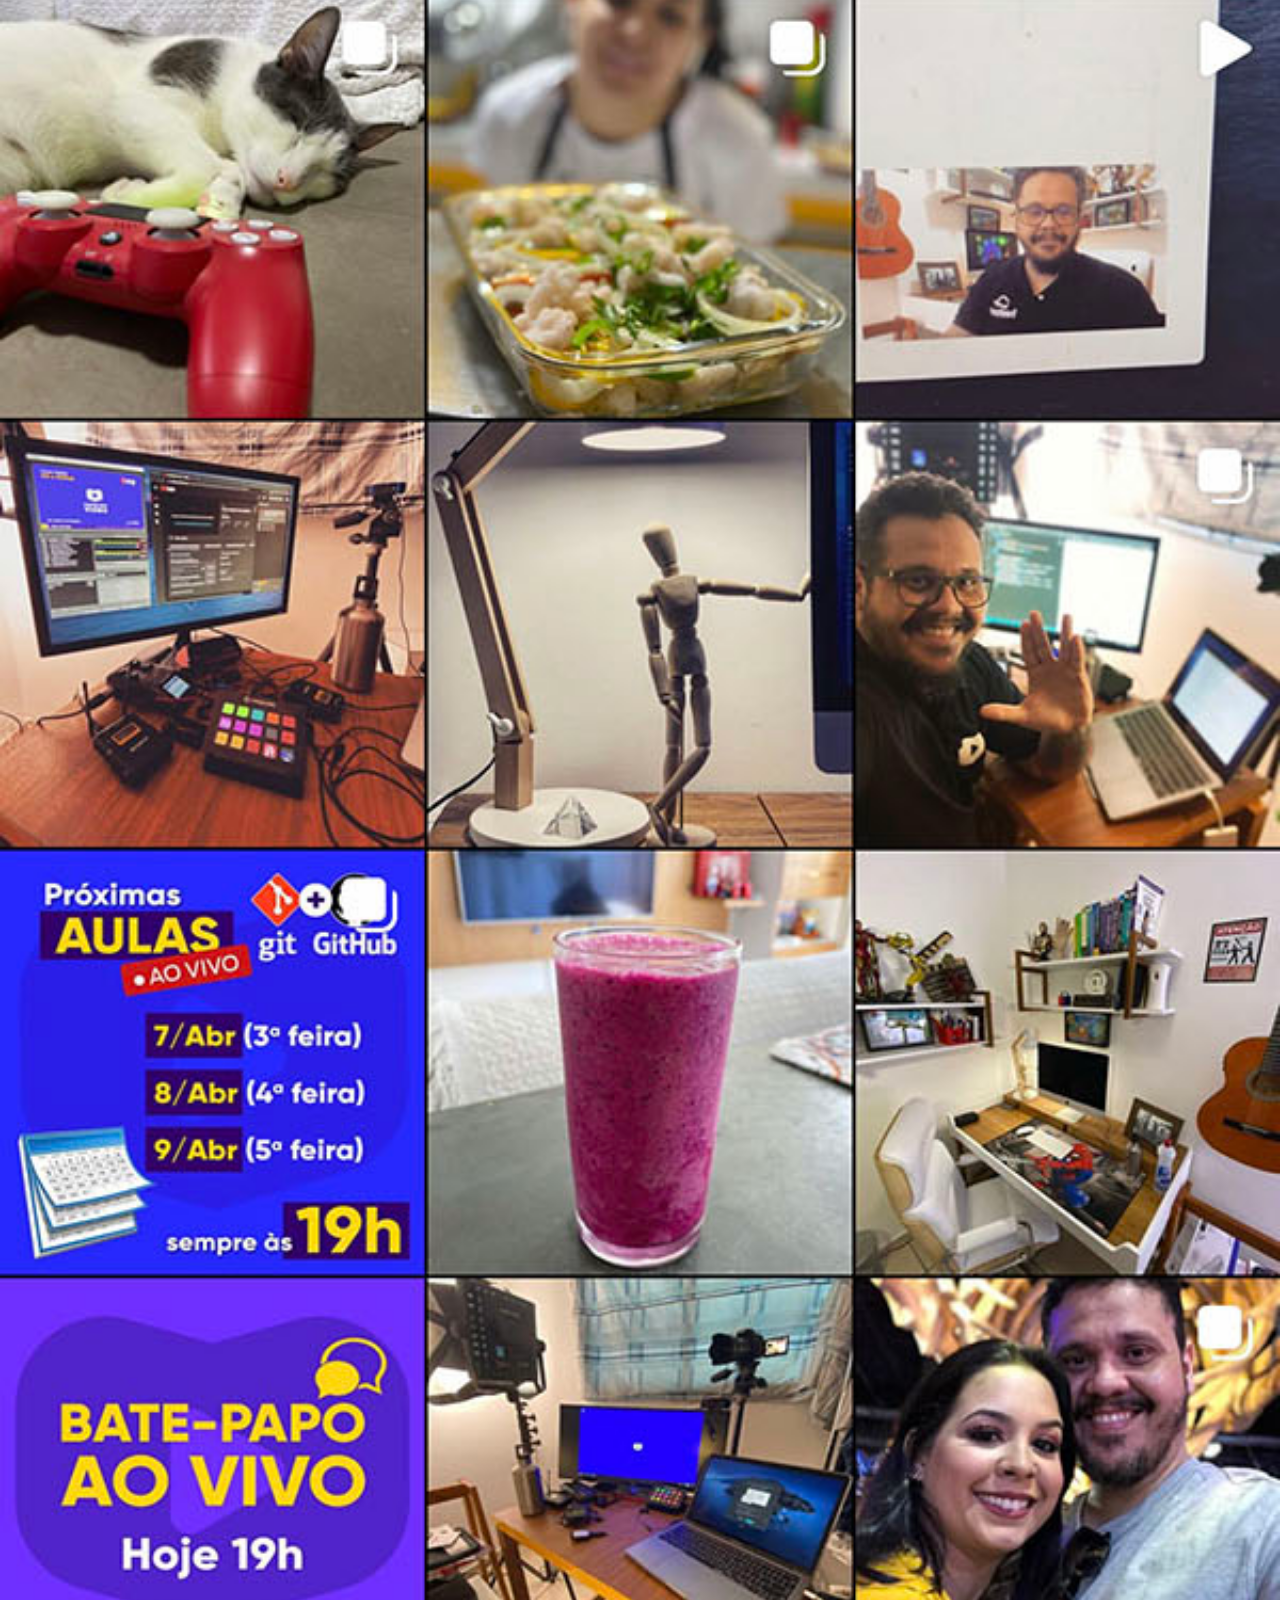
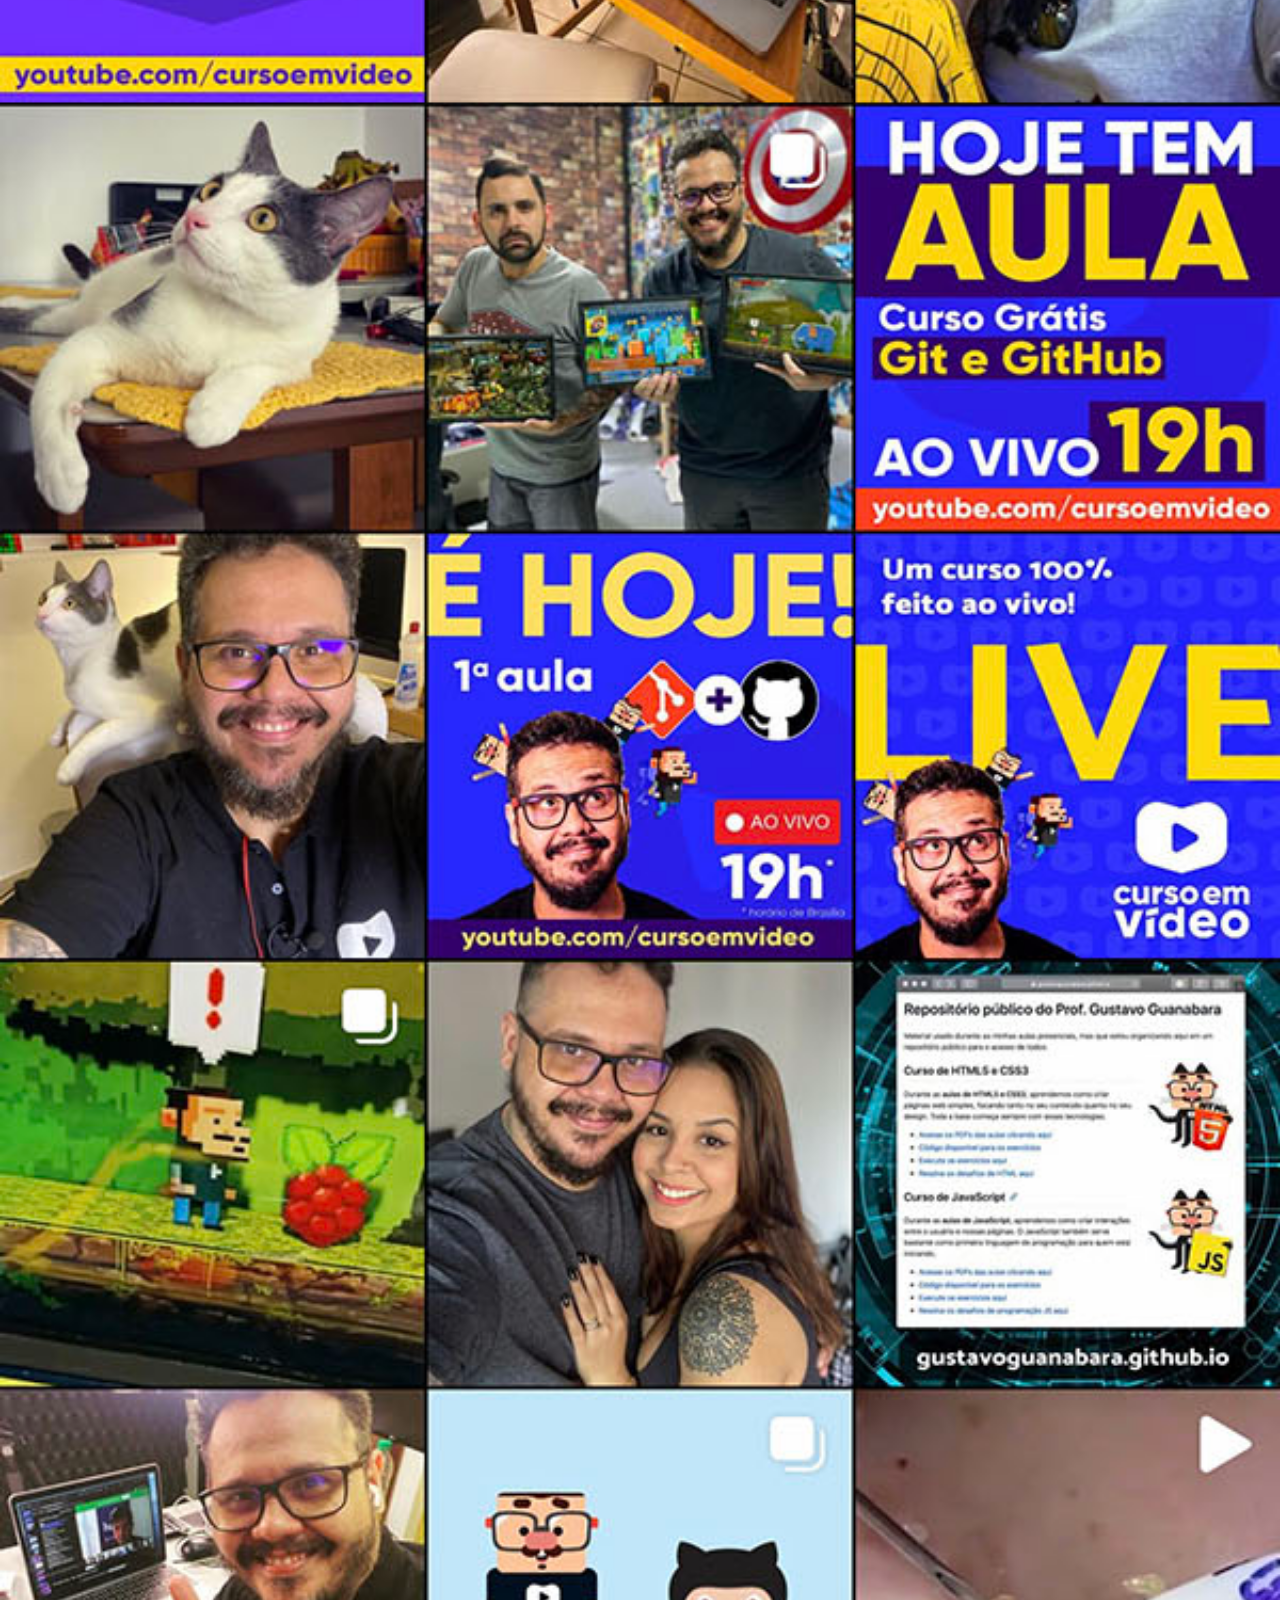
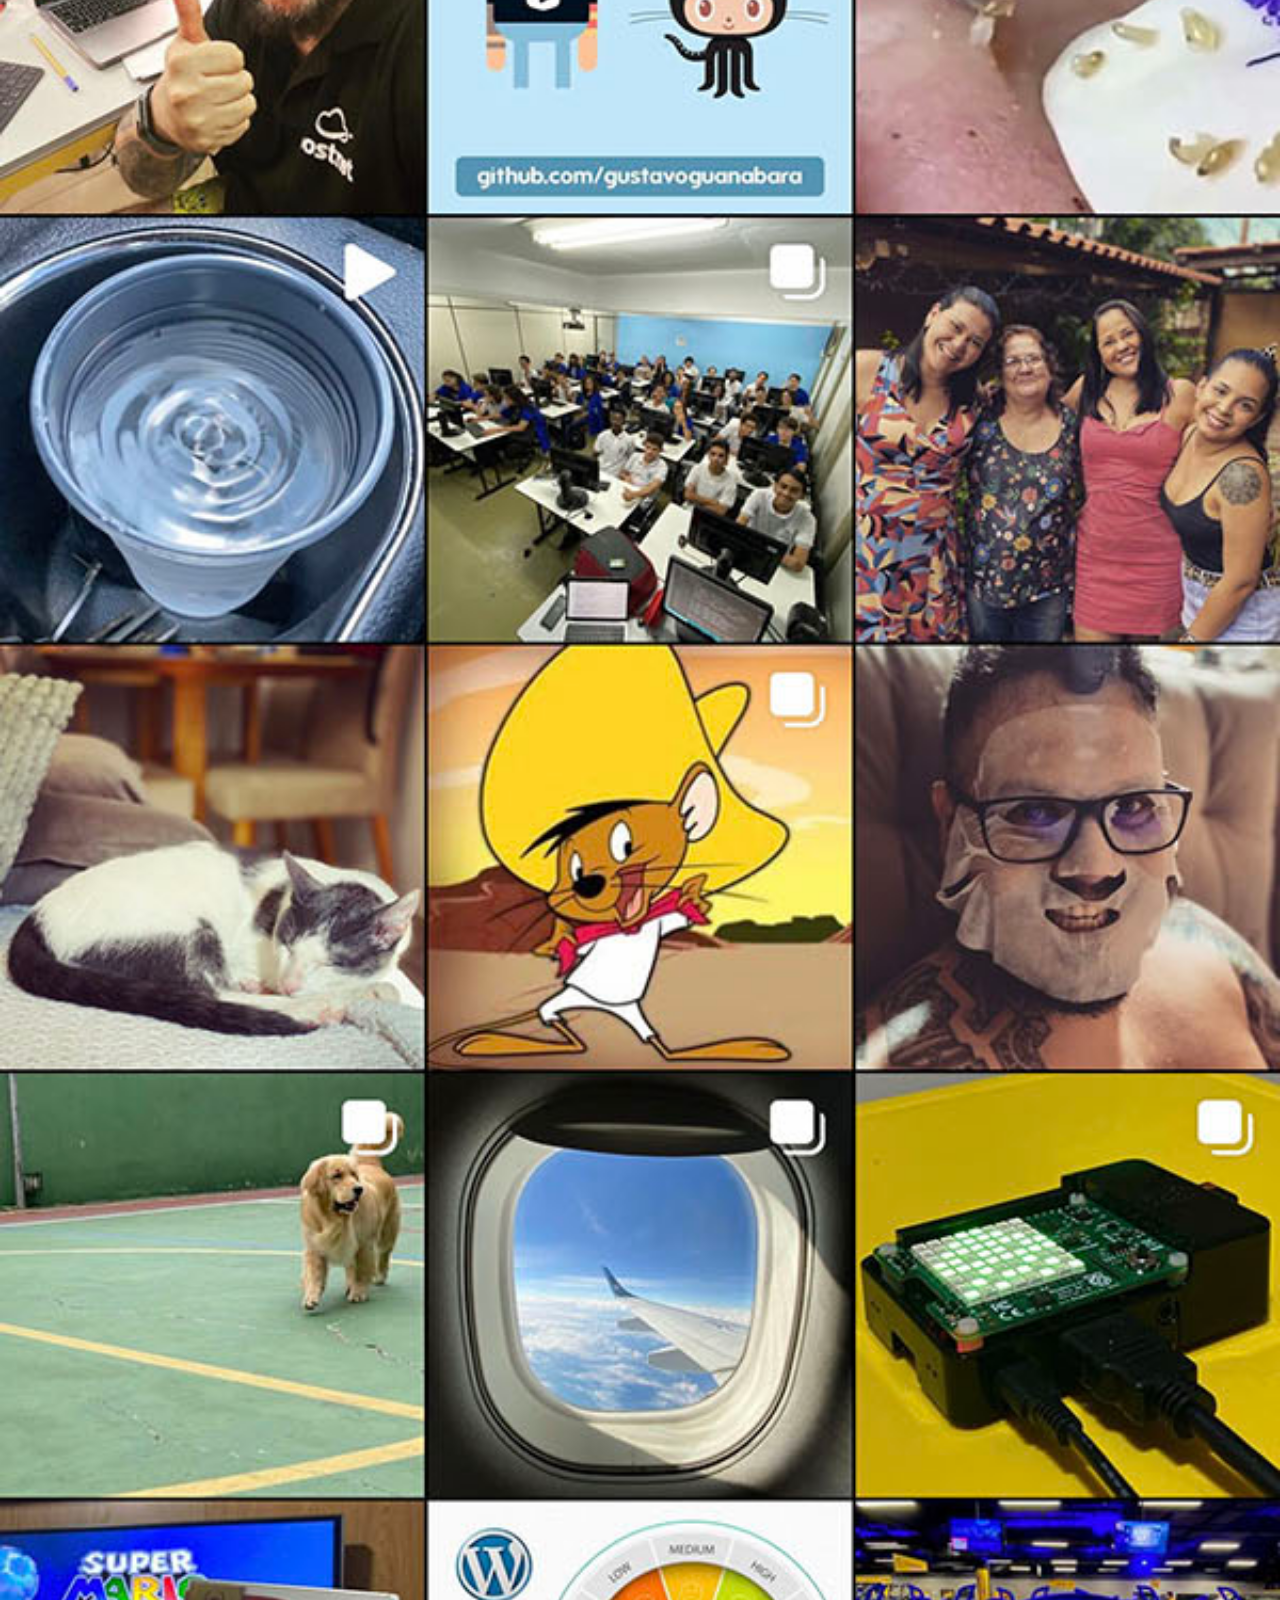
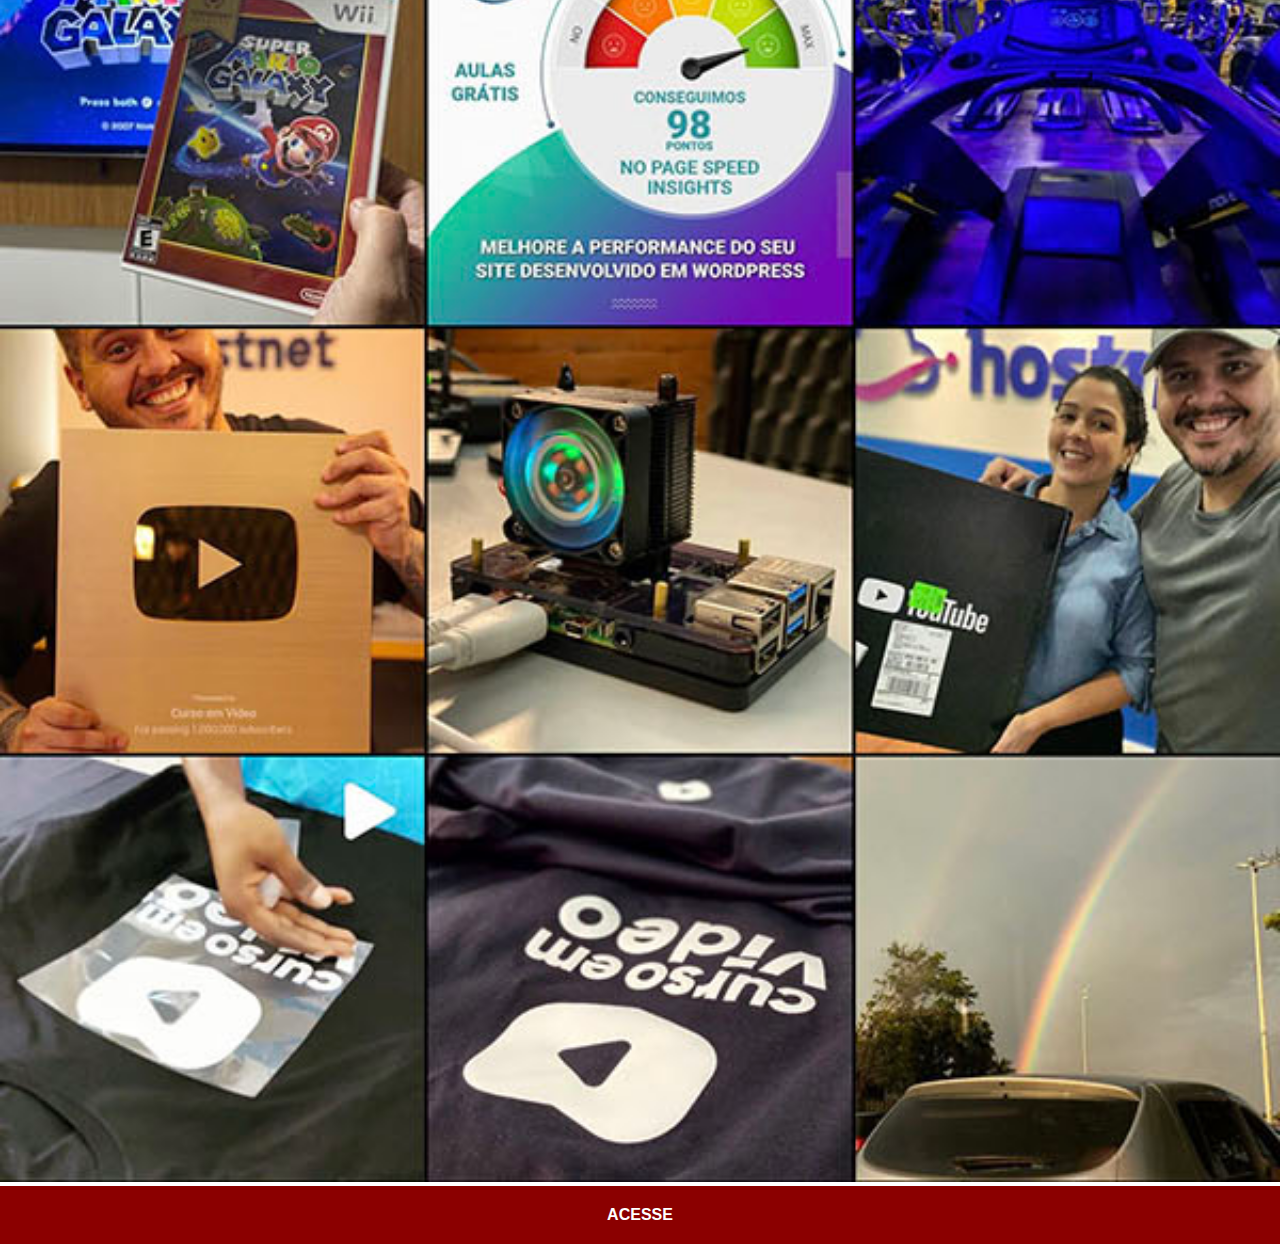
<file: inst.html>
<!DOCTYPE html>
<html lang="pt-br">
<head>
    <meta charset="UTF-8">
    <meta name="viewport" content="width=device-width, initial-scale=1.0">
    <link rel="stylesheet" href="stilos/social.css">
    <title>instagram</title>
</head>
<body>
    <img src="imagens/tela-instagram.jpg" alt="instagram">
    <a href="https://www.instagram.com/gustavoguanabara/?hl=pt">ACESSE</a>
</body>
</html>
</file>
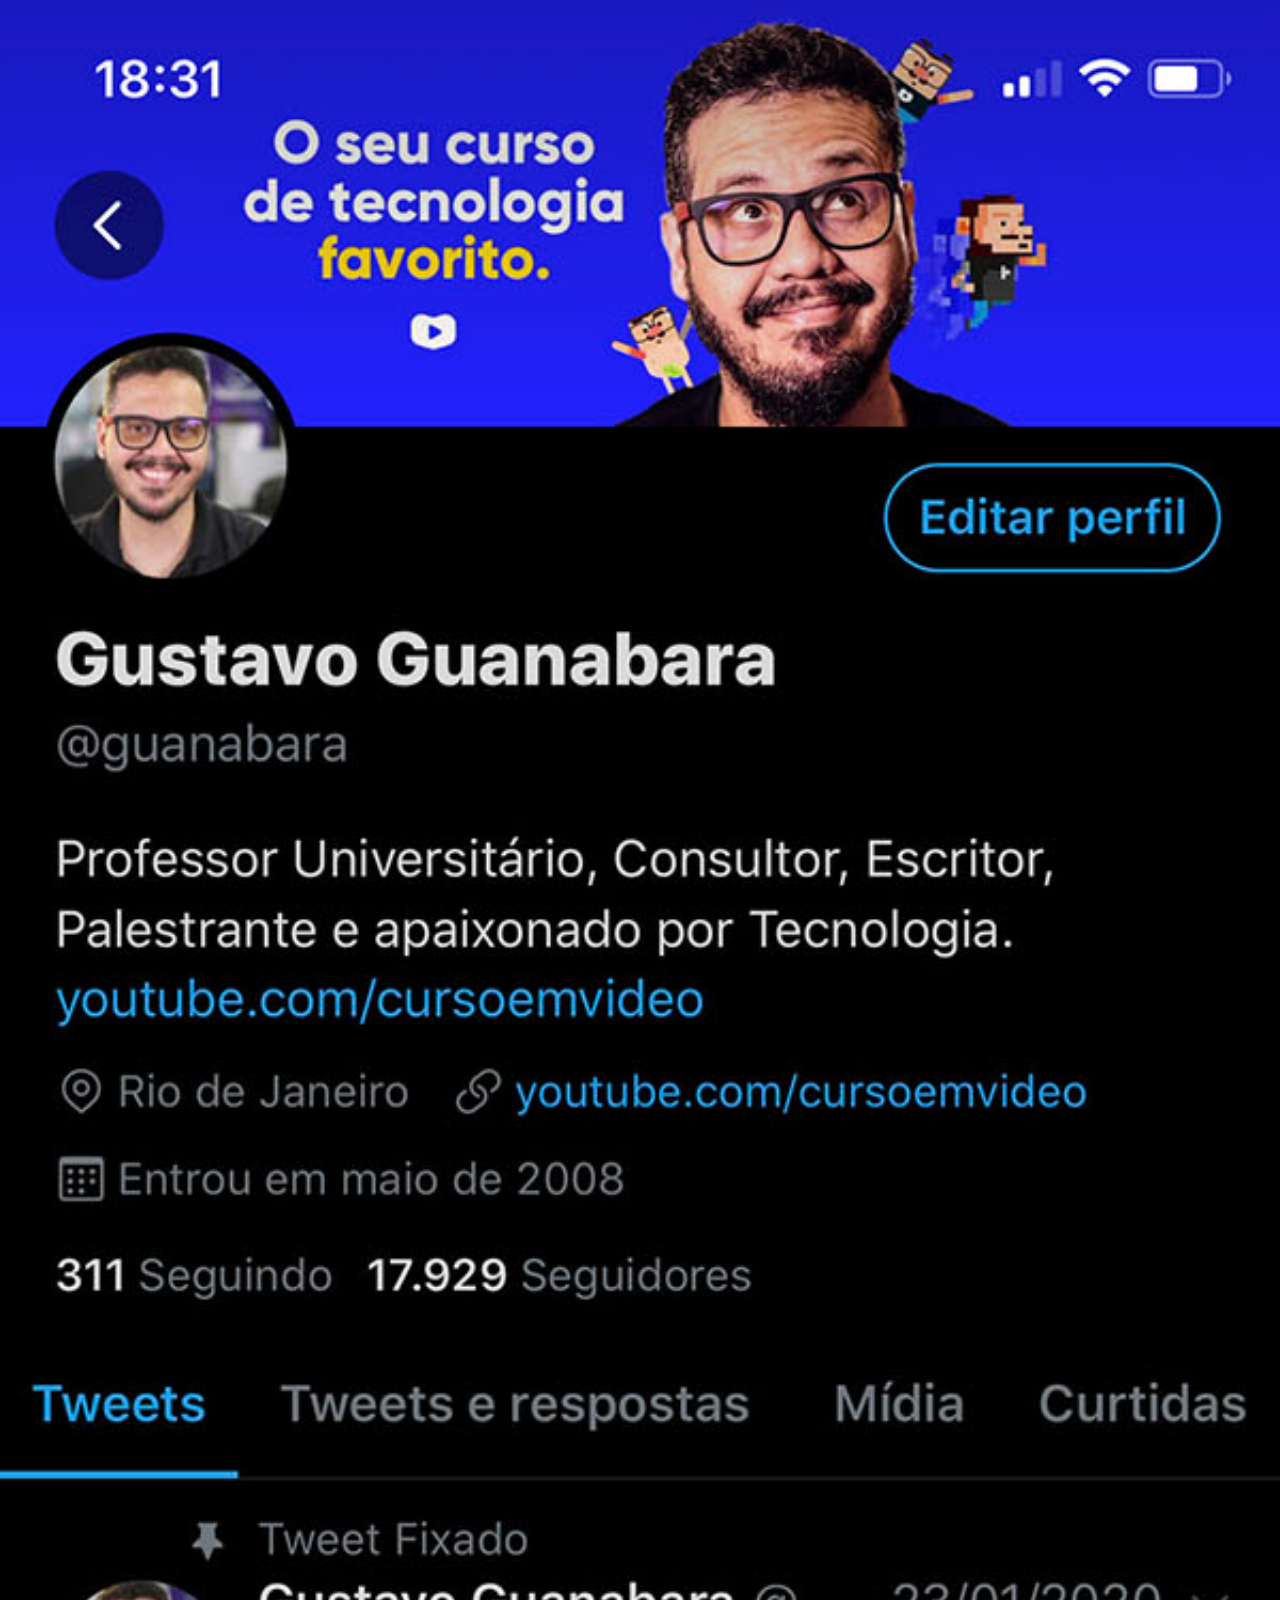
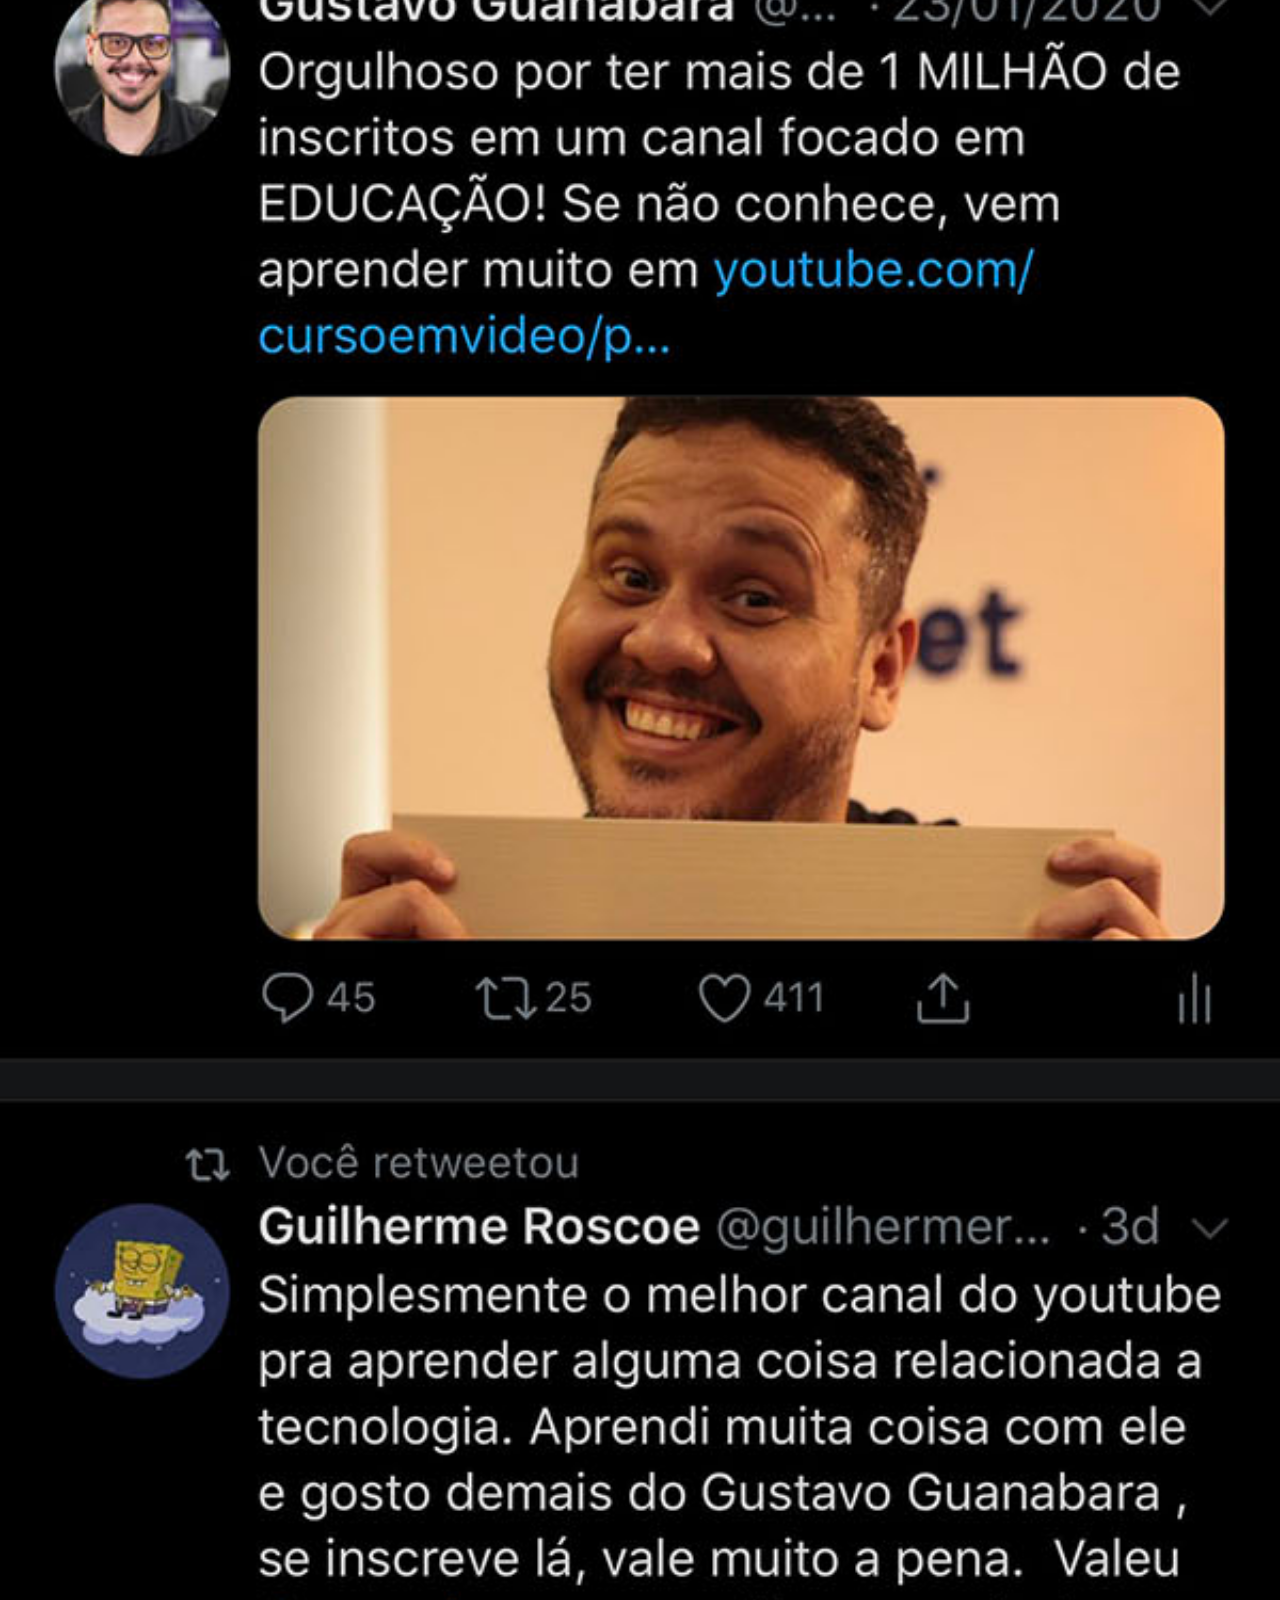
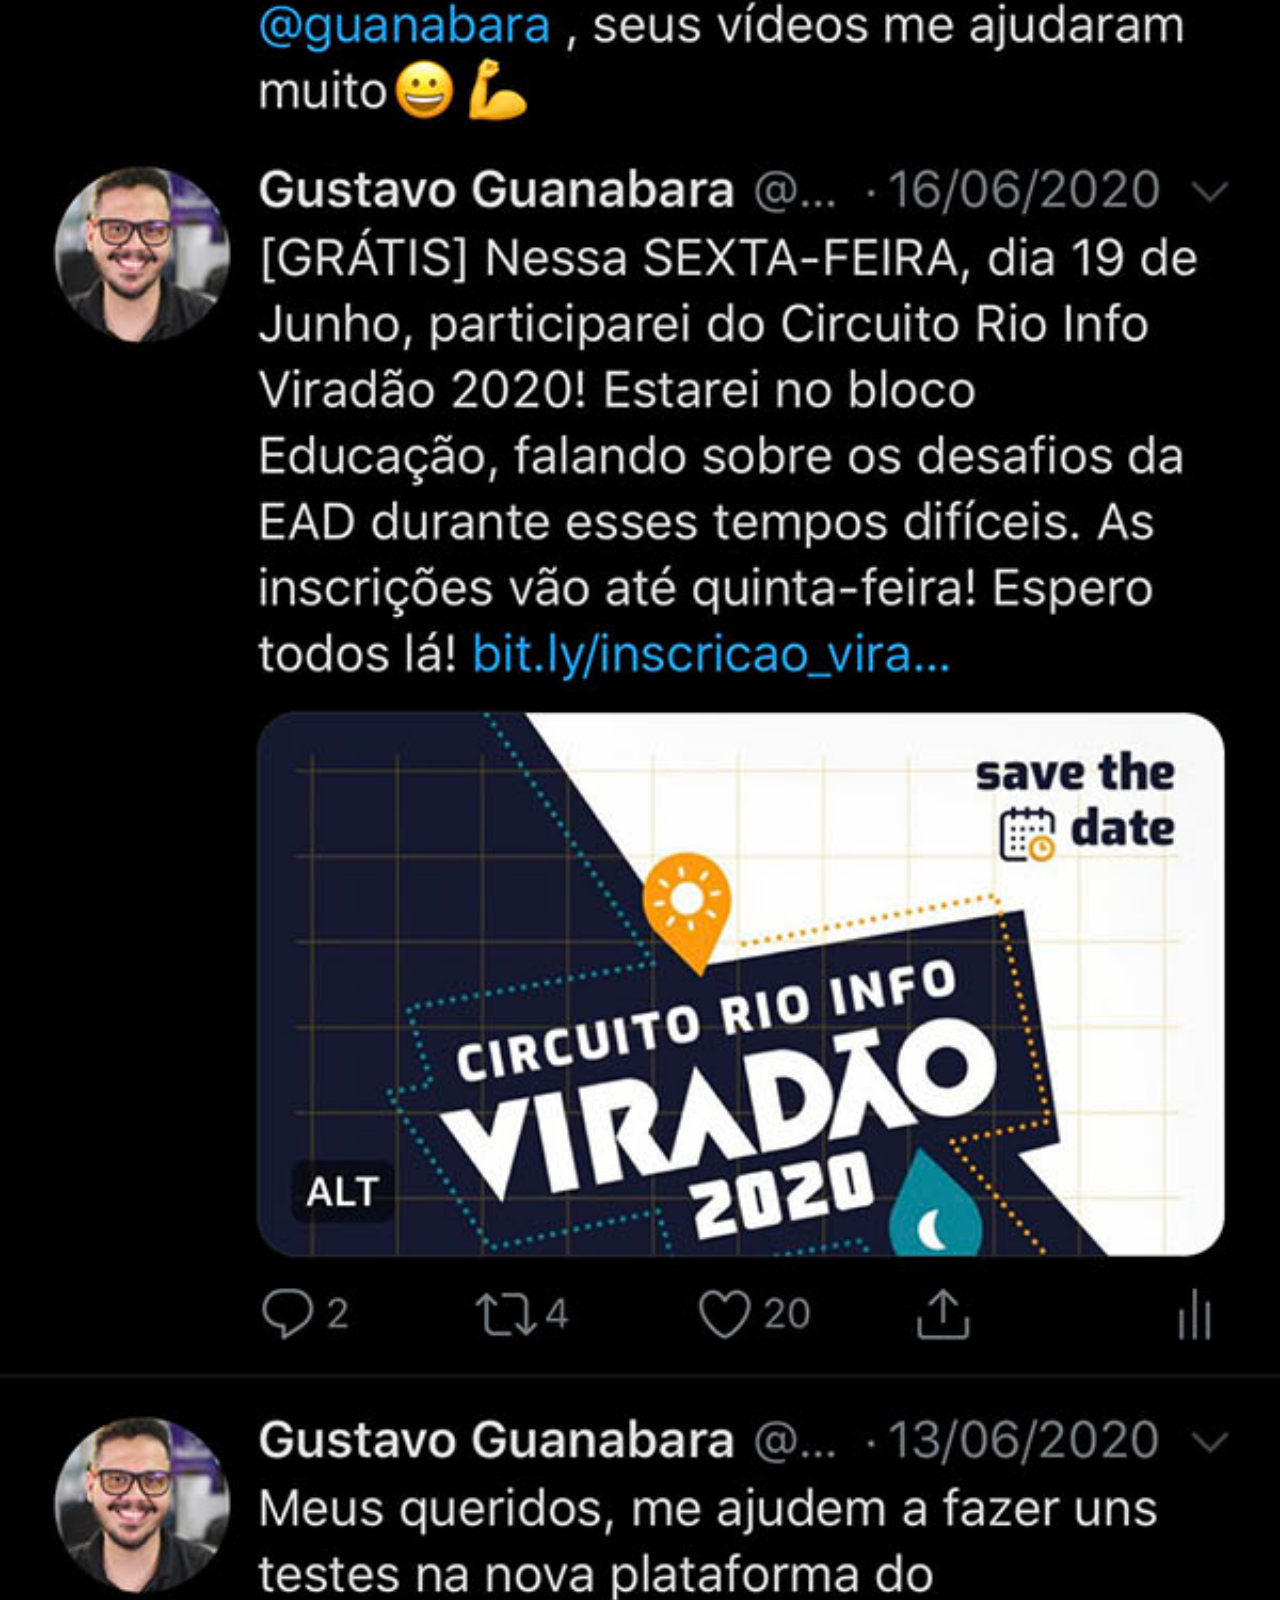
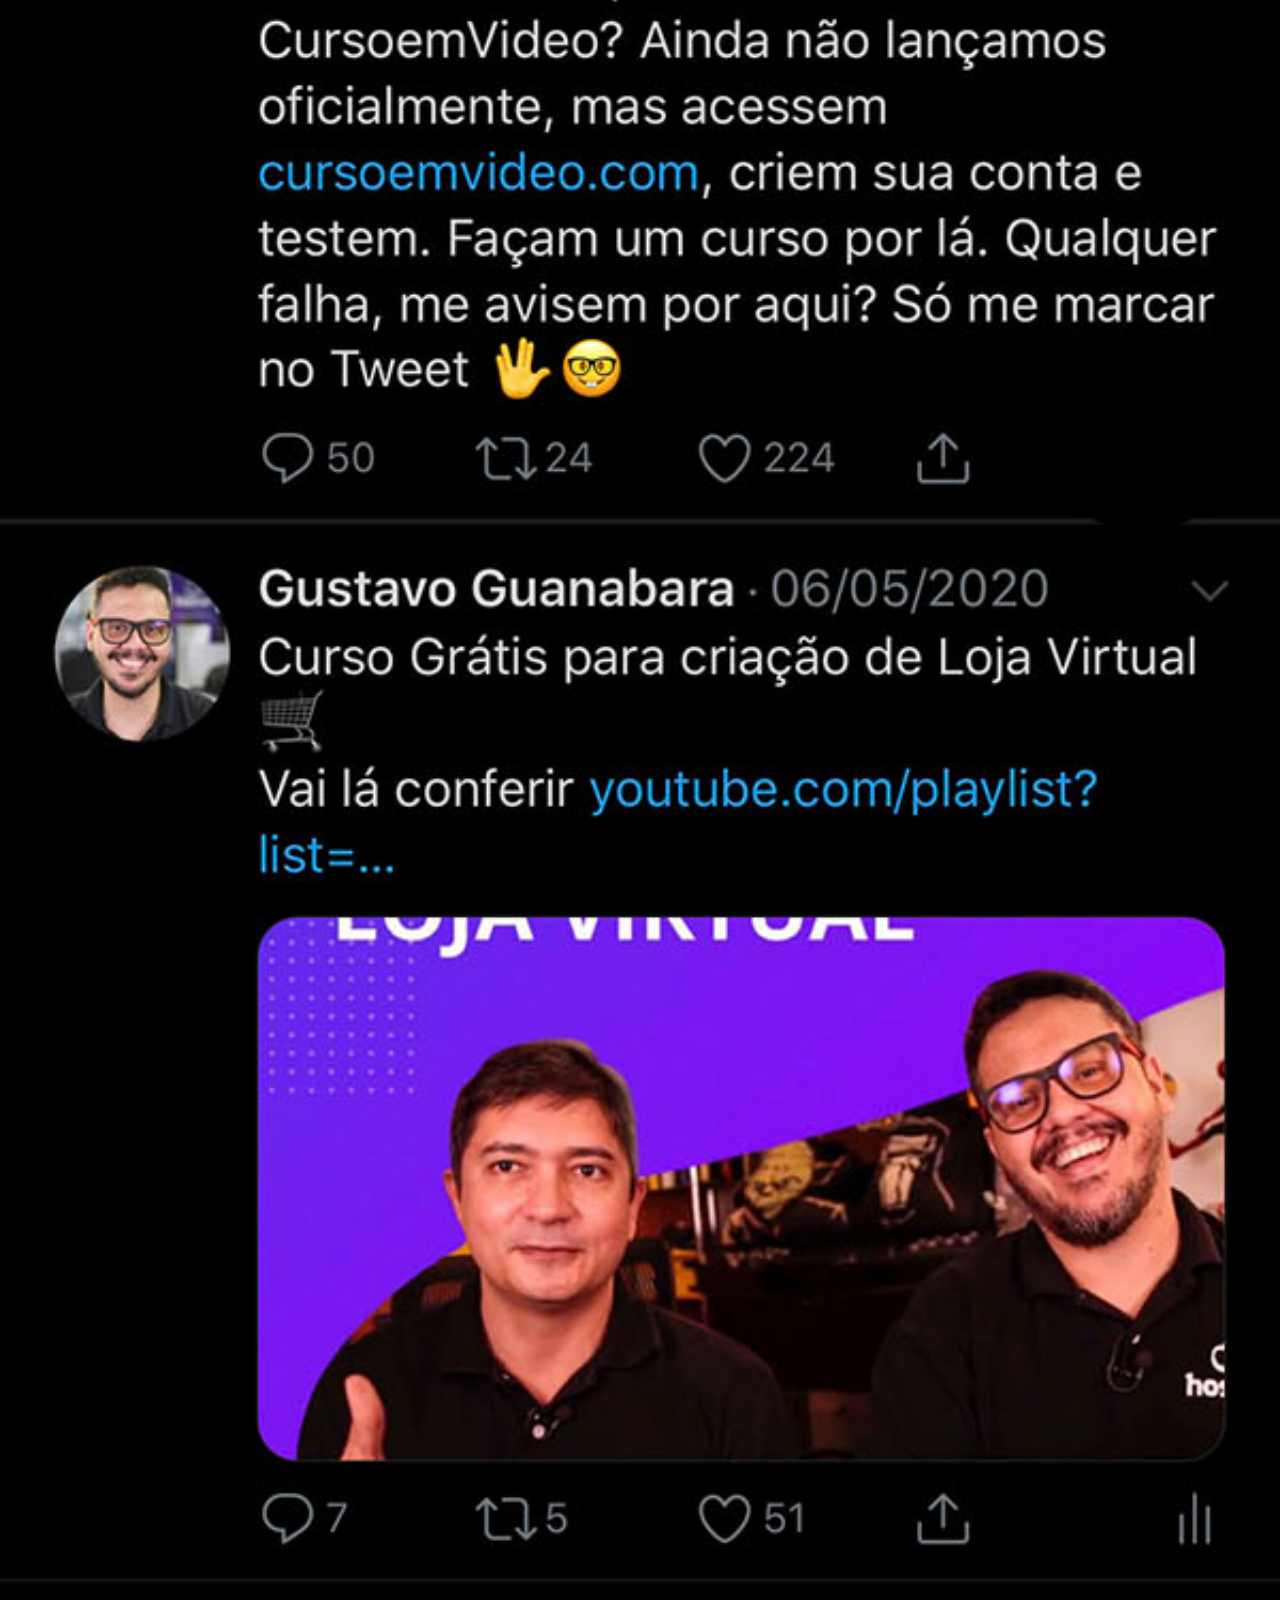
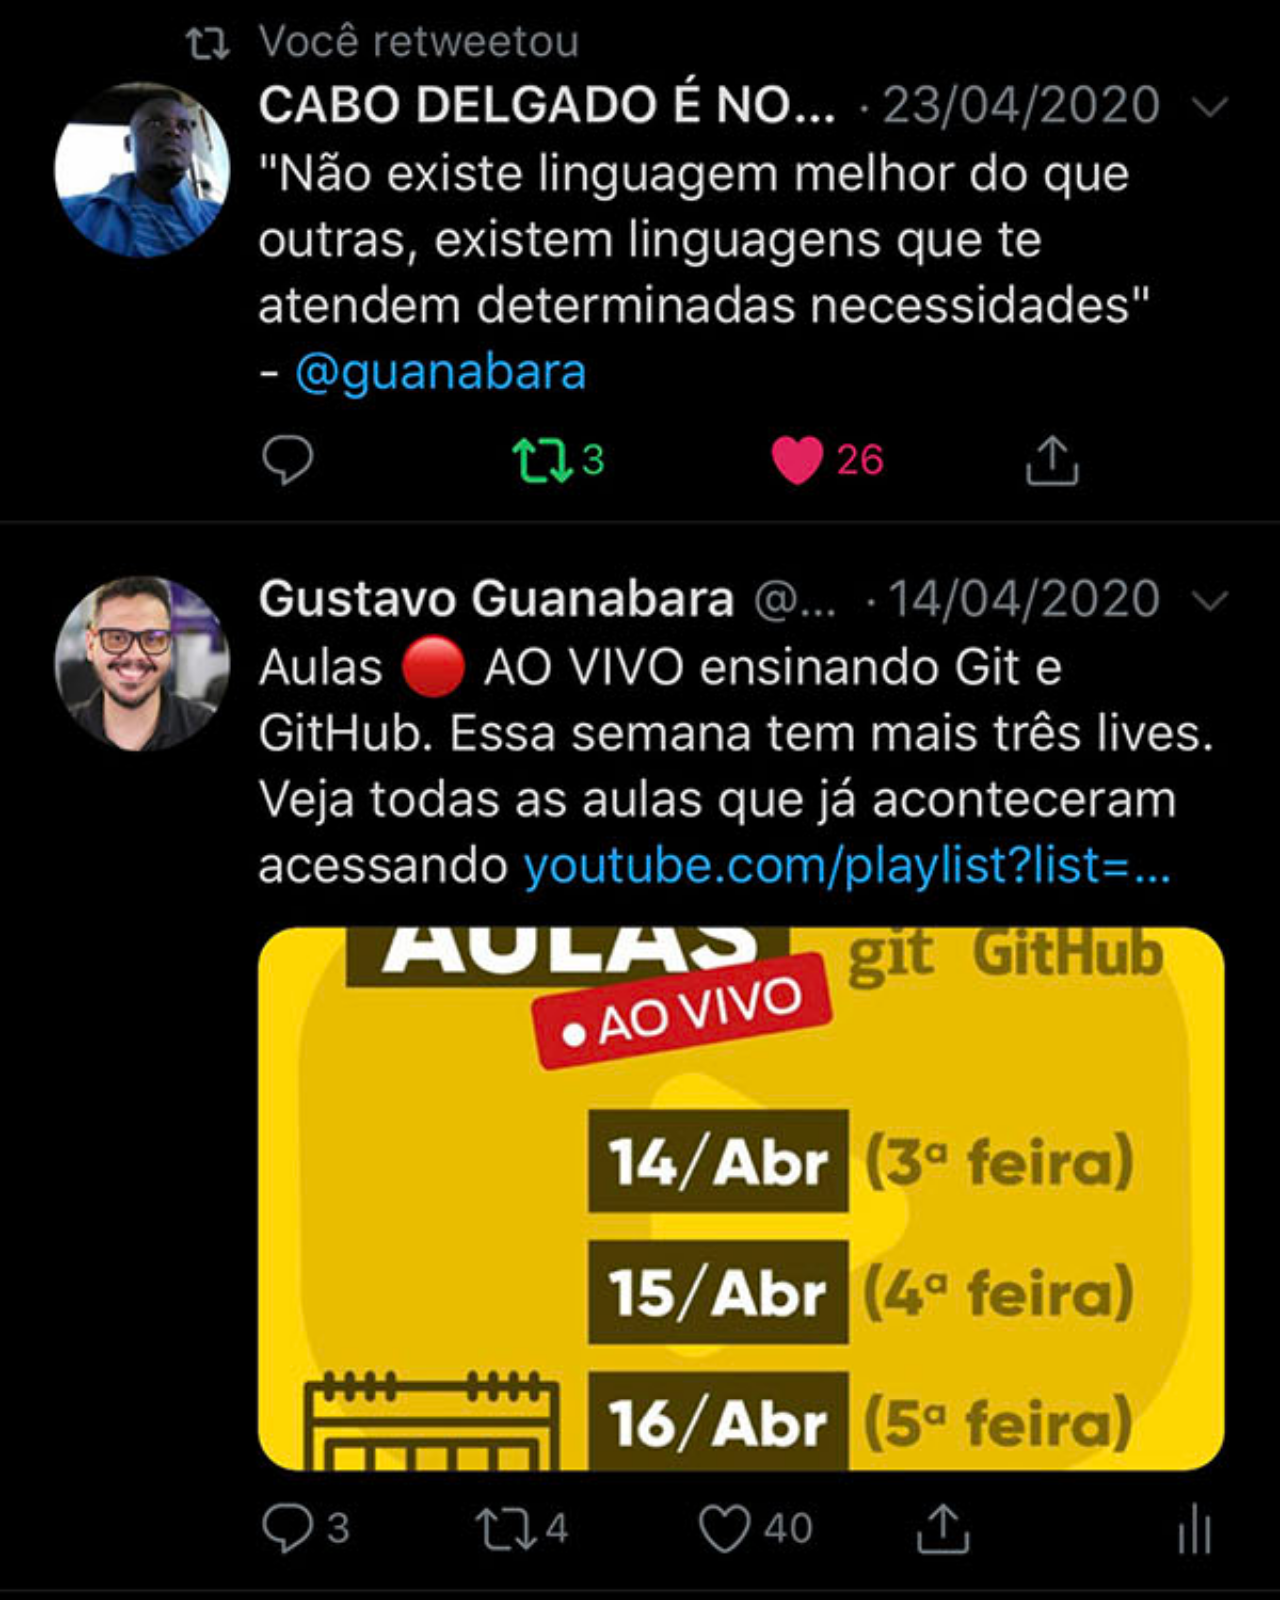
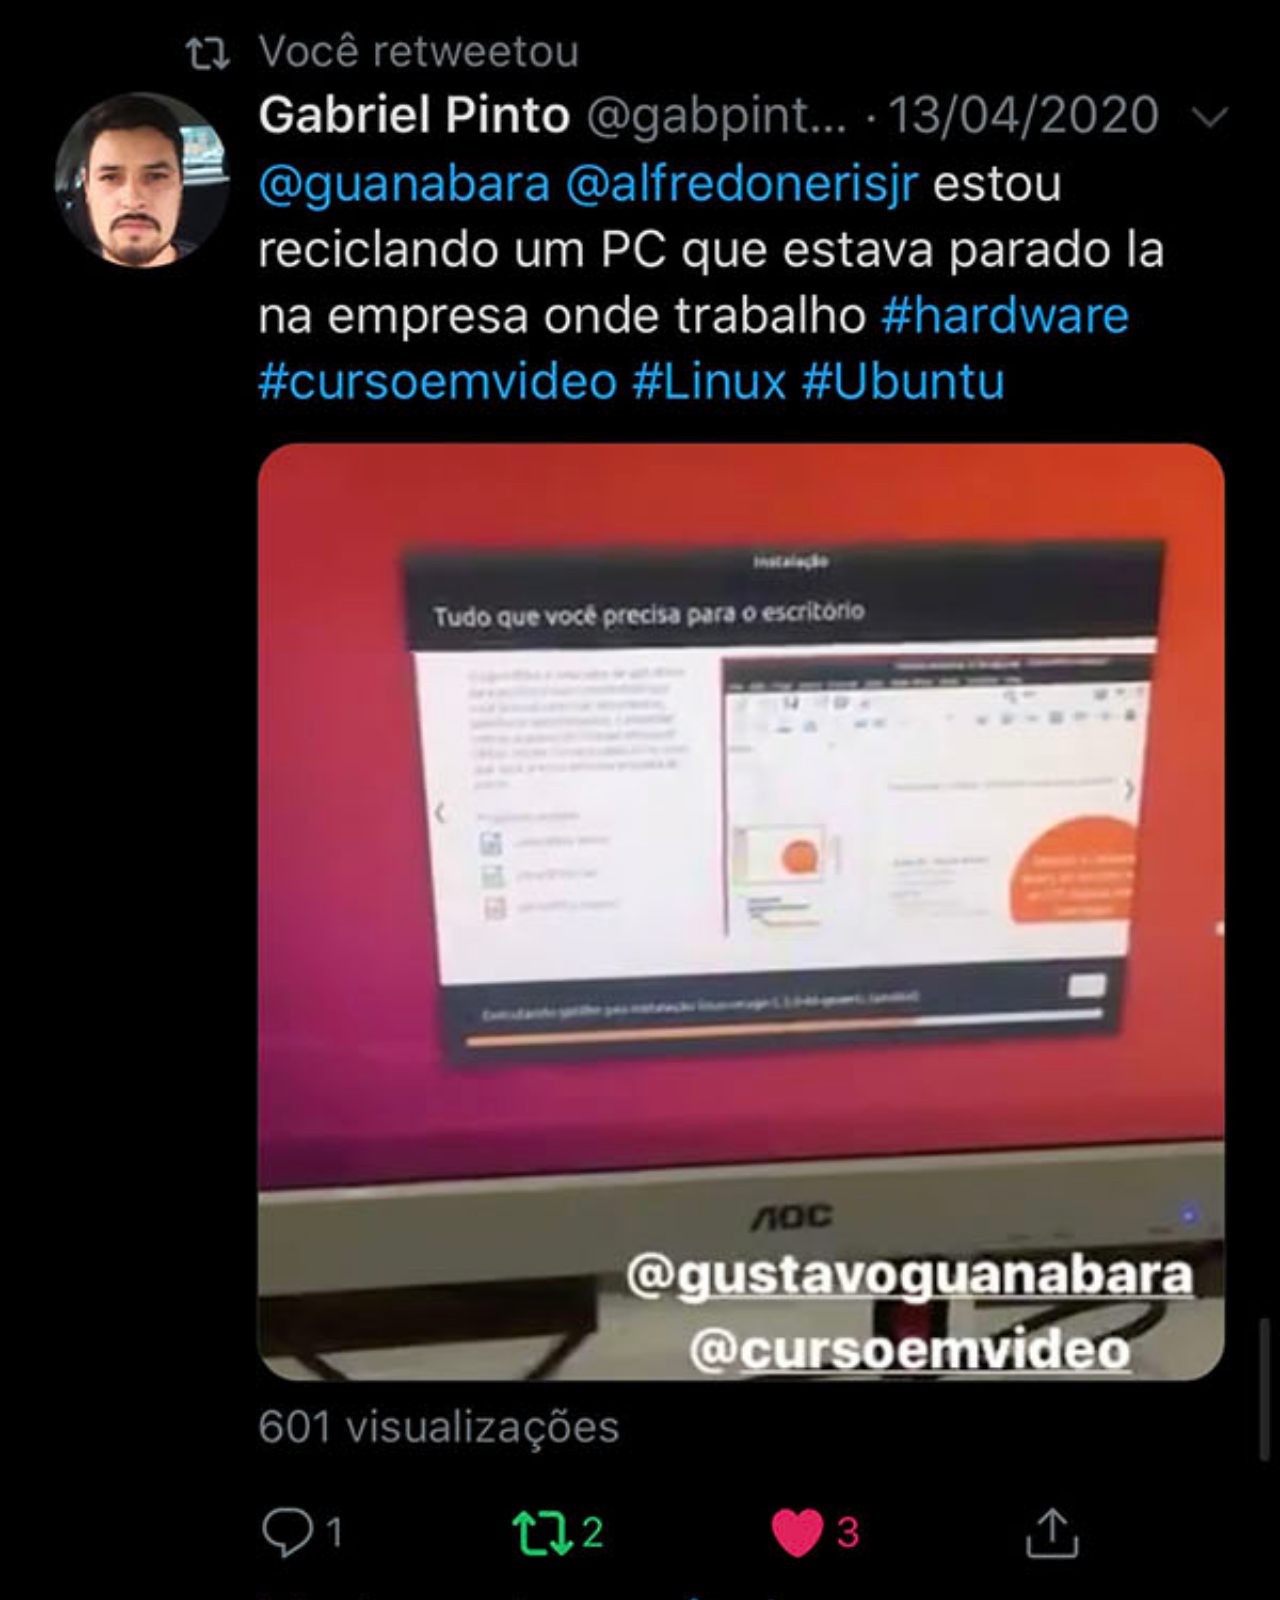
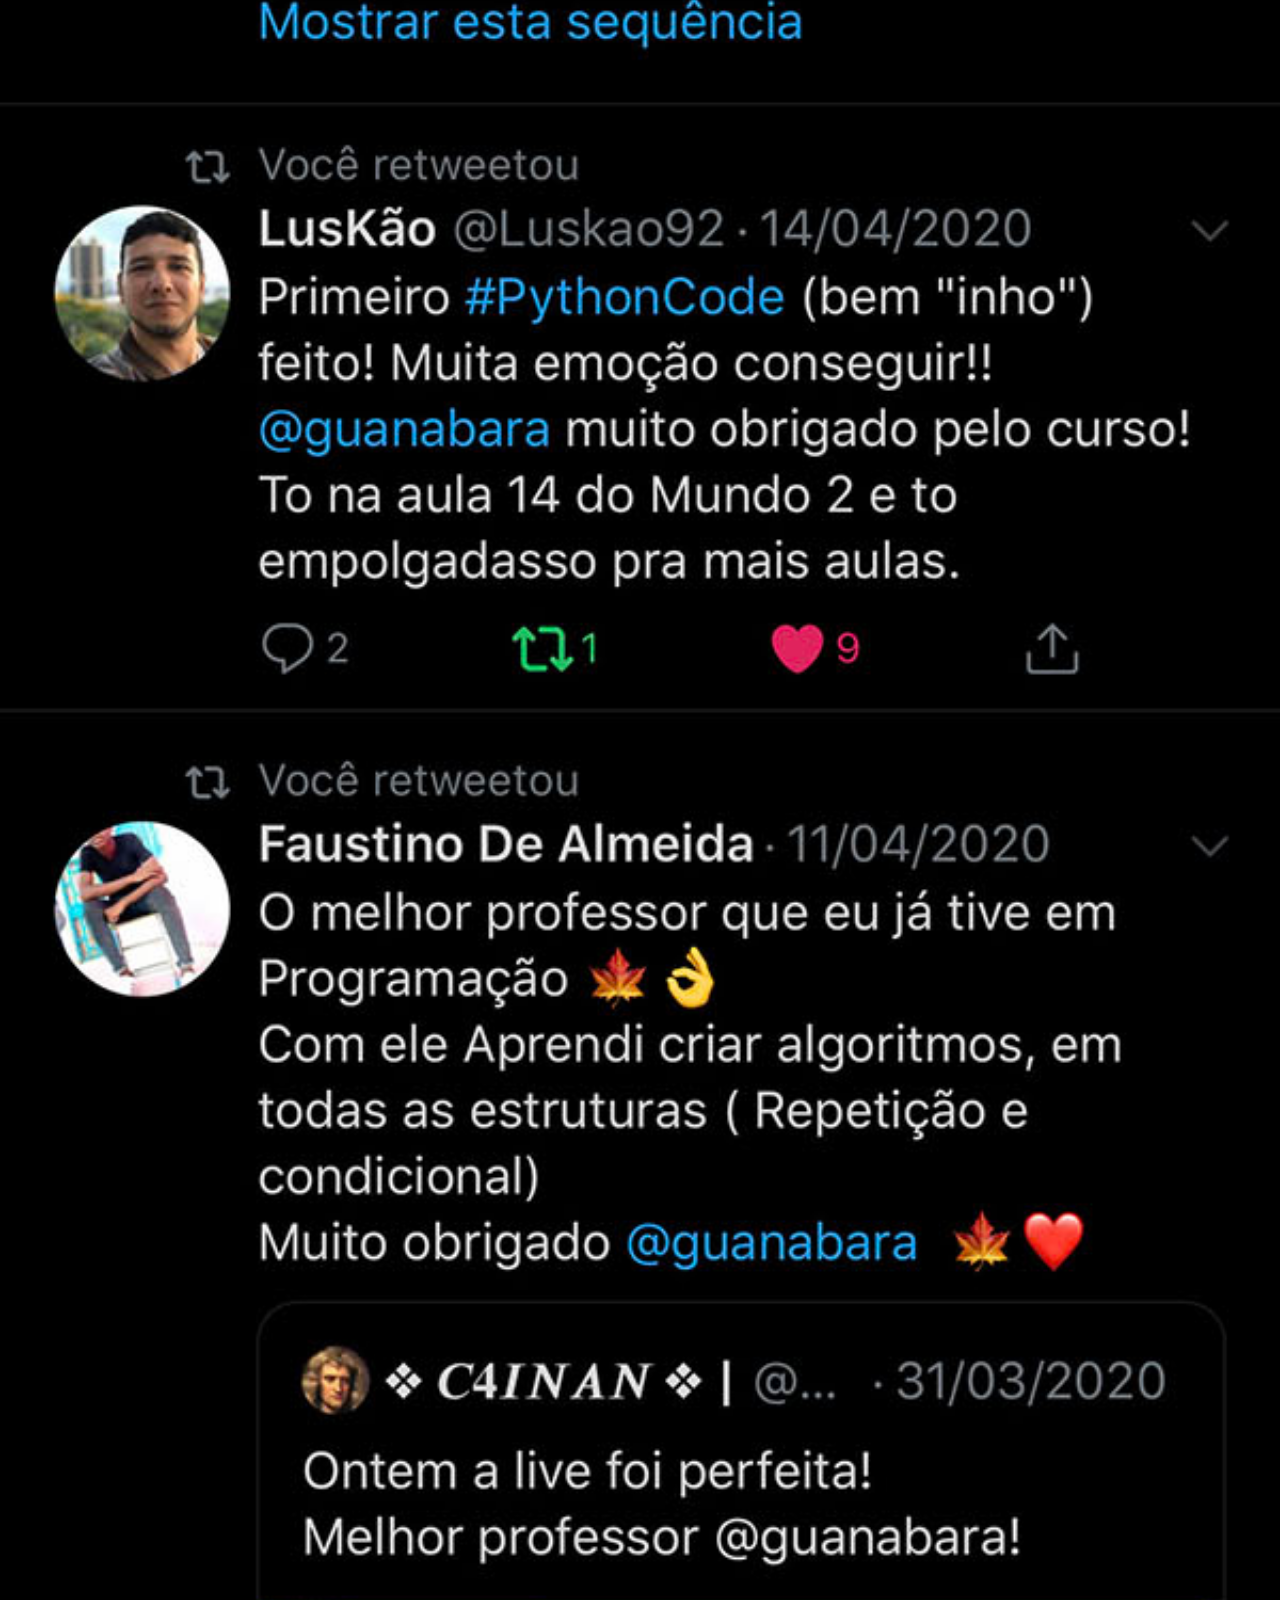
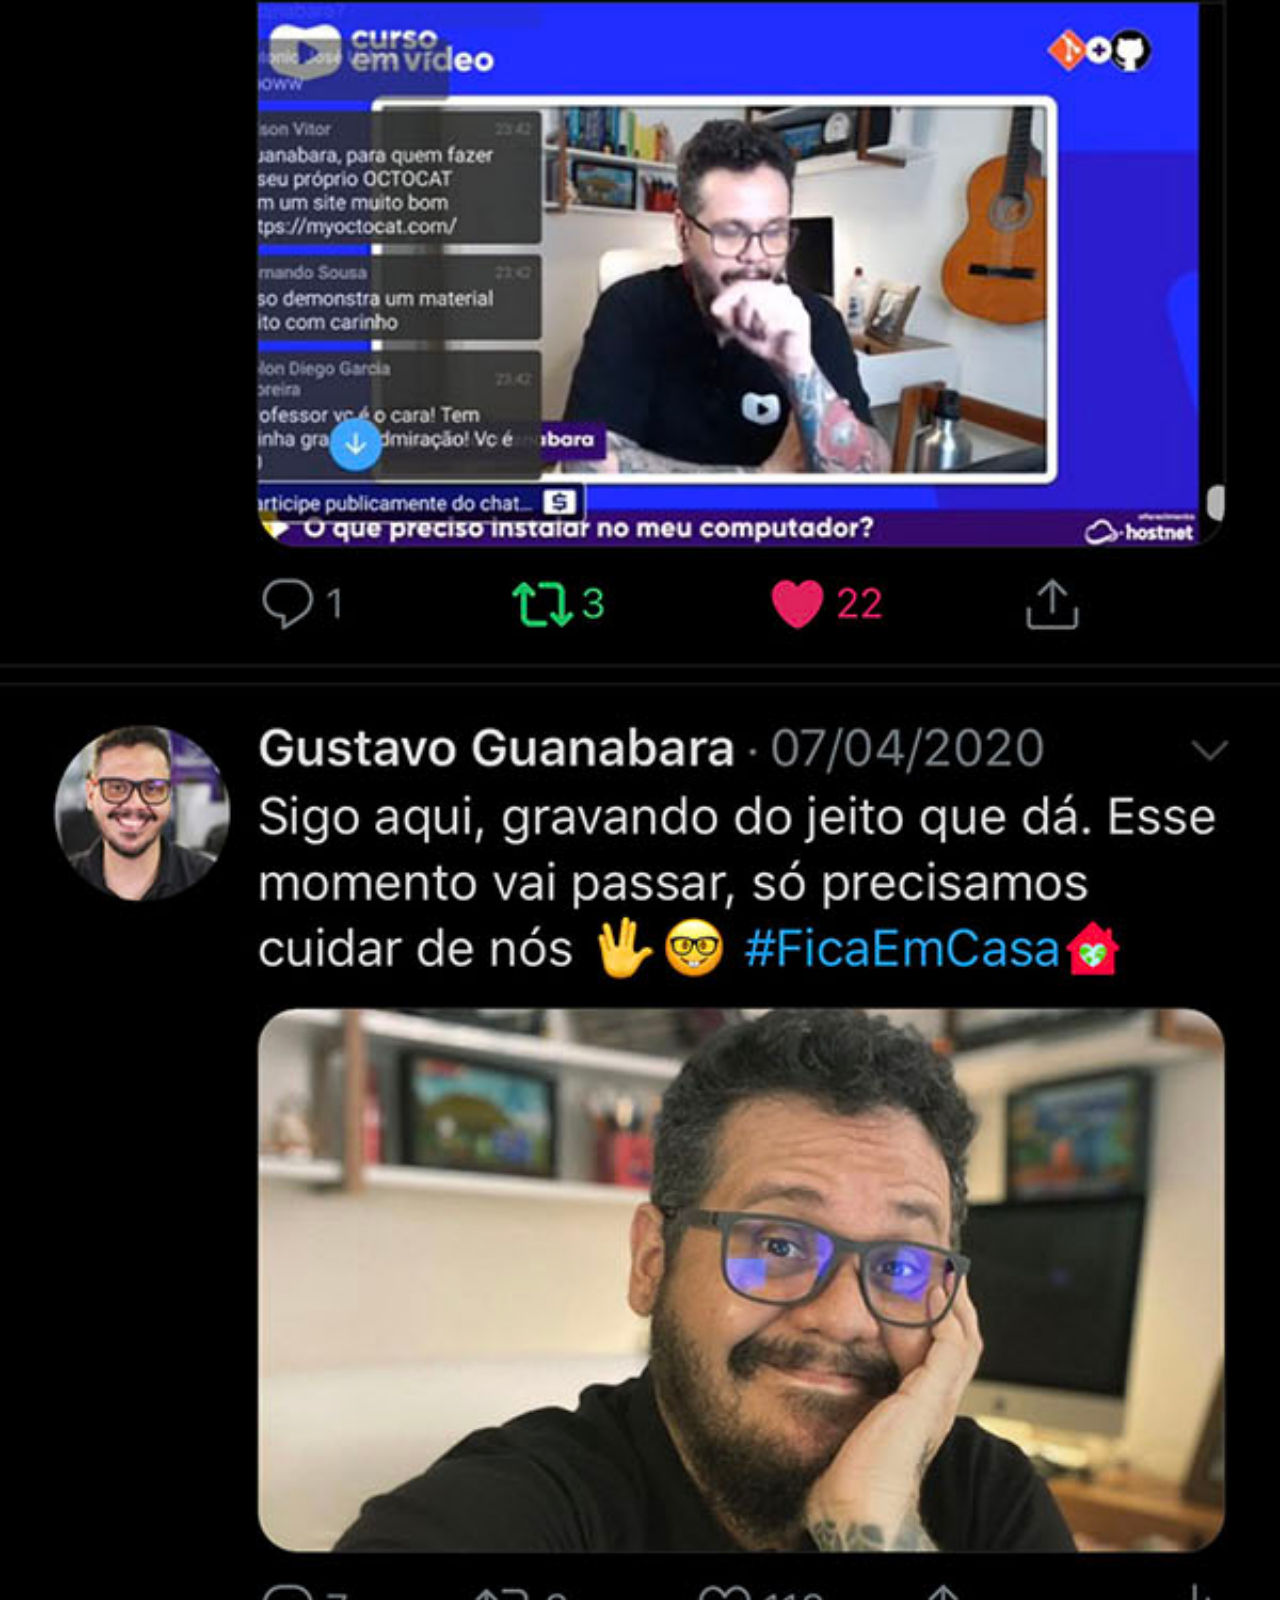
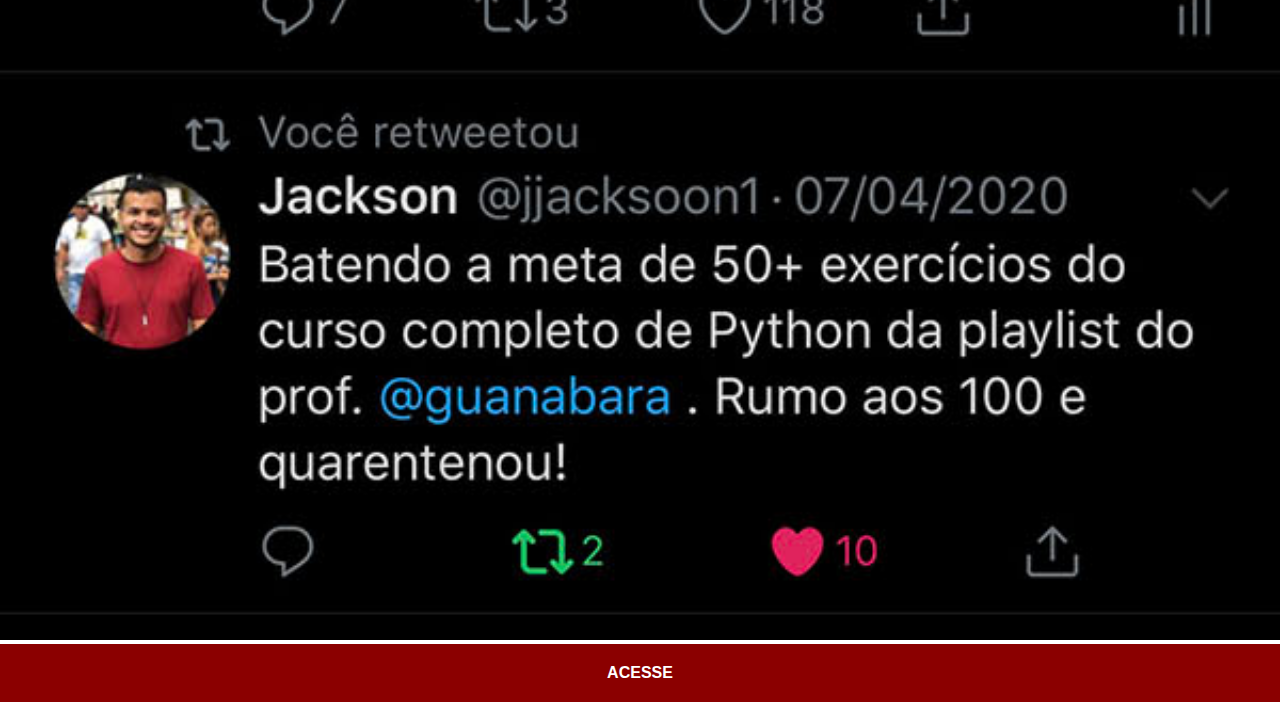
<file: twit.html>
<!DOCTYPE html>
<html lang="pt-br">
<head>
    <meta charset="UTF-8">
    <meta name="viewport" content="width=device-width, initial-scale=1.0">
    <title>Twitter</title>
    <link rel="stylesheet" href="stilos/social.css">
</head>
<body>
    <img src="imagens/tela-twitter.jpg" alt="twitter">
    <a href="https://twitter.com/guanabara" target="_blank">ACESSE</a>
</body>
</html>
</file>
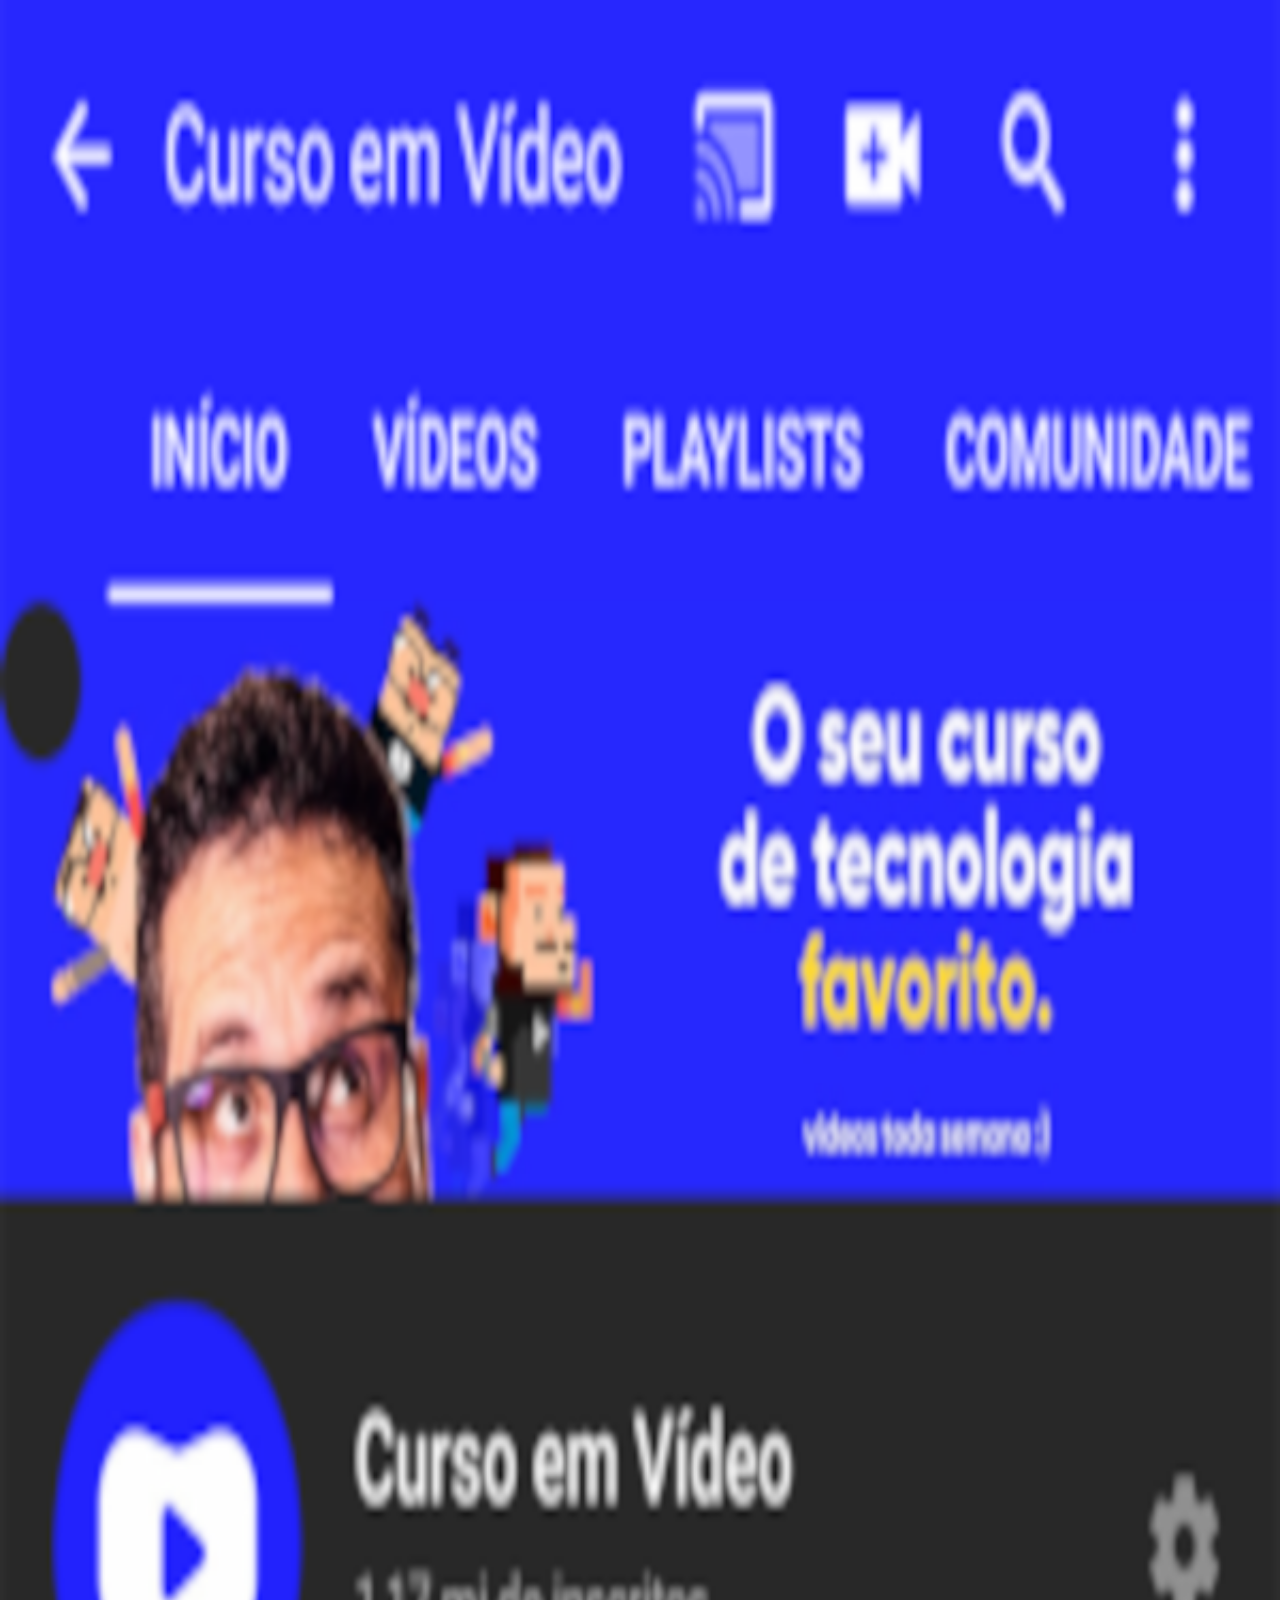
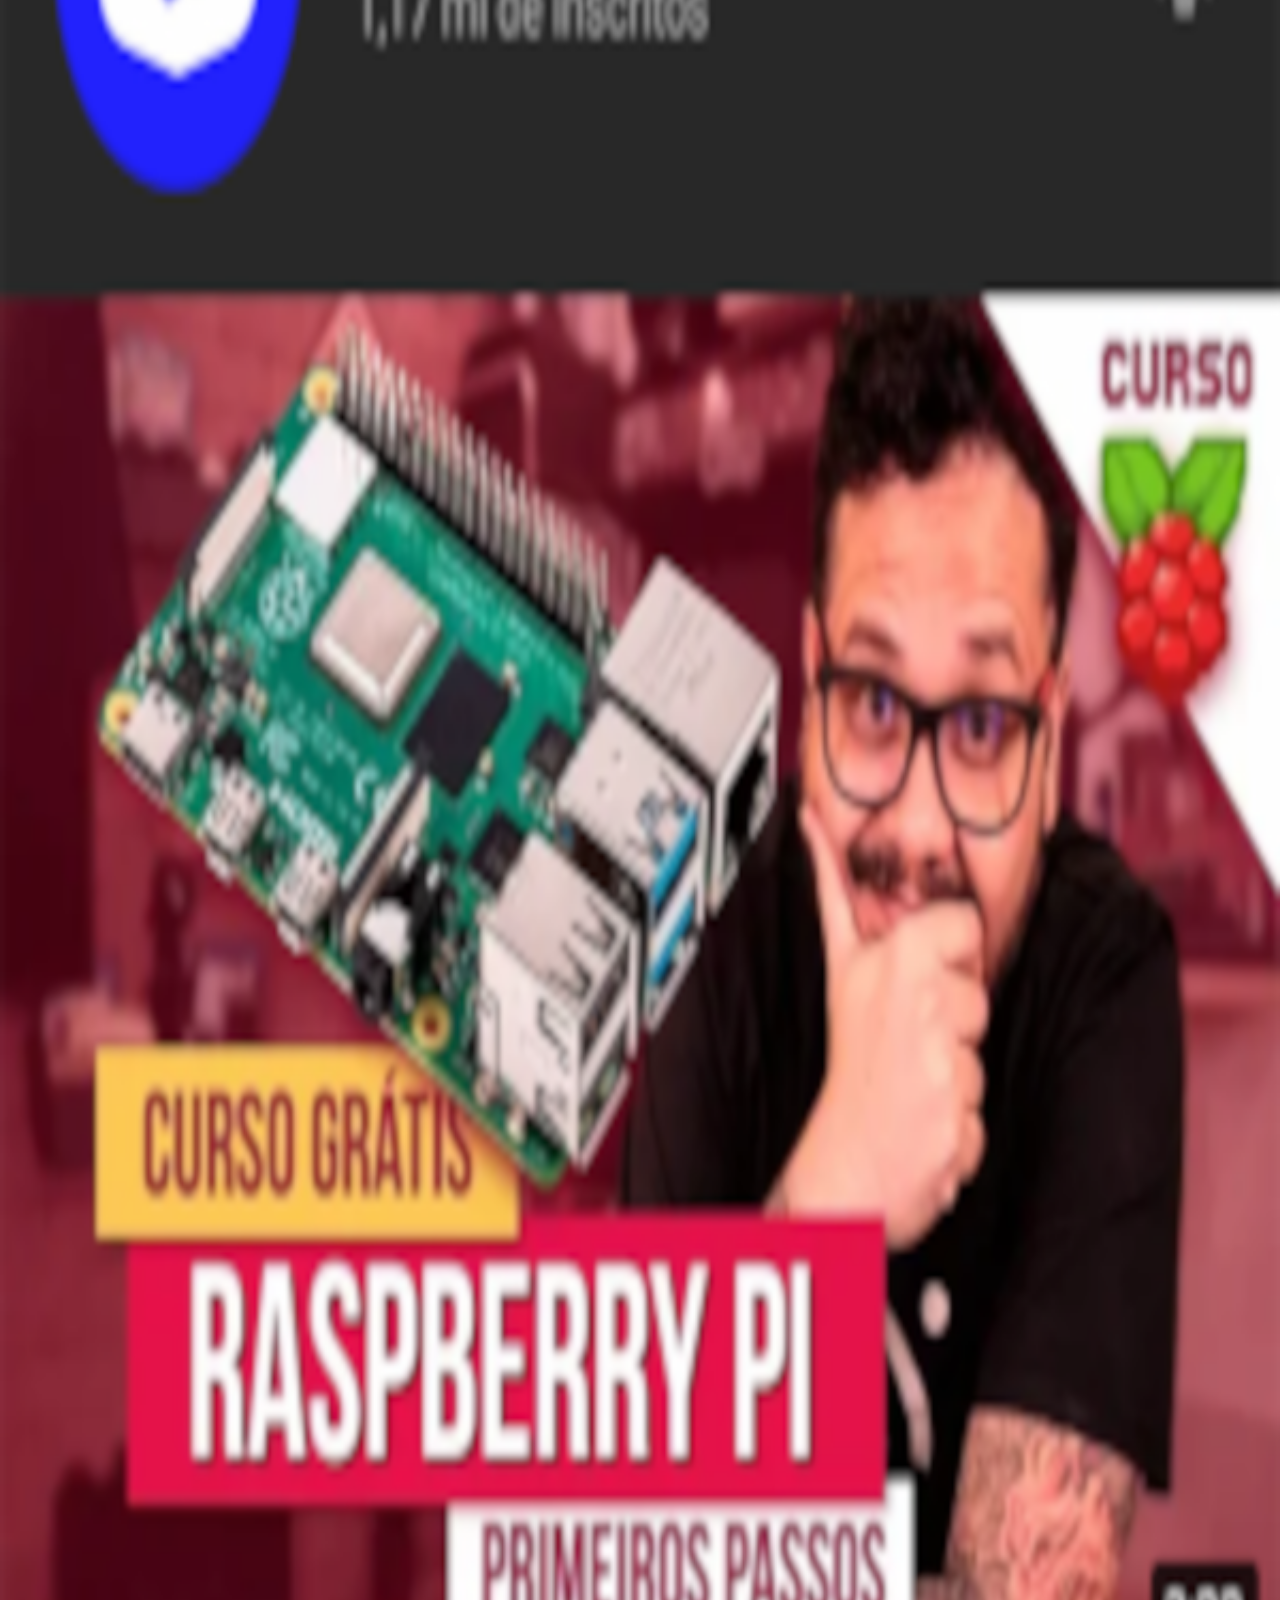
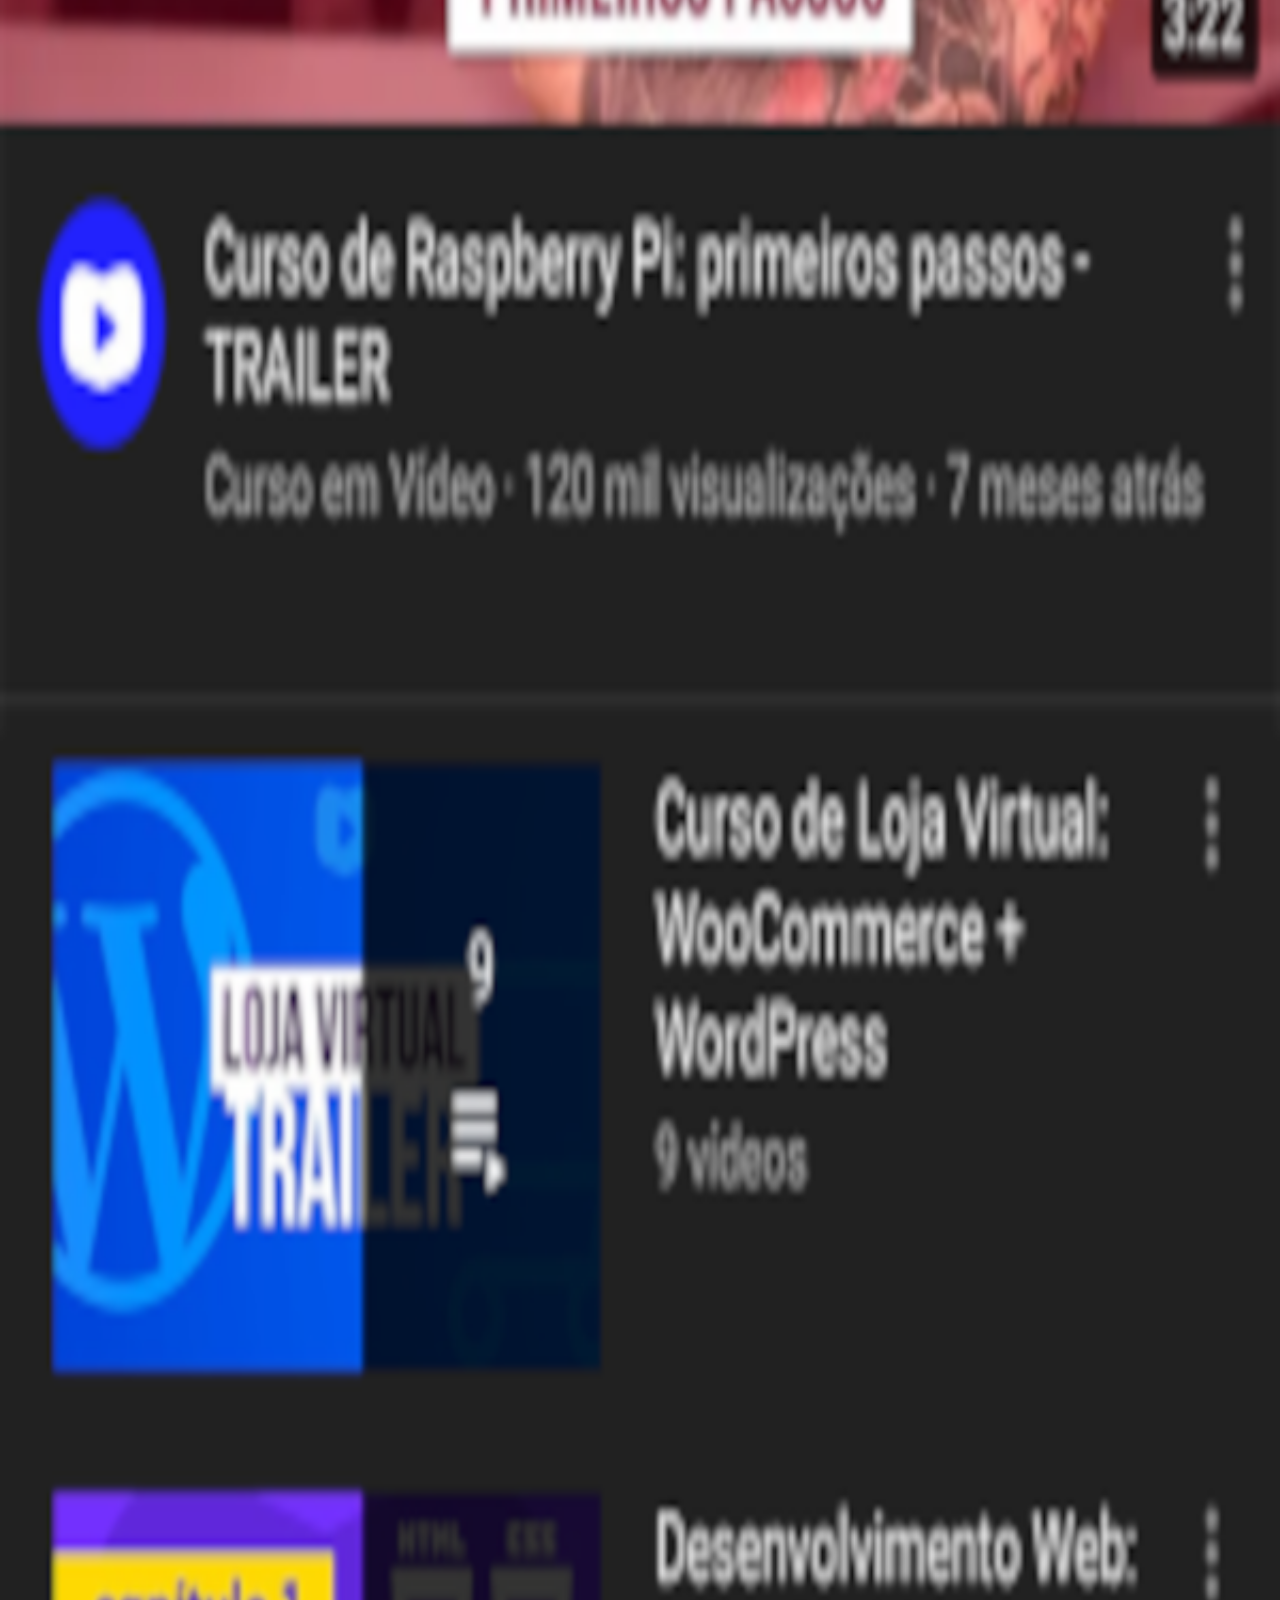
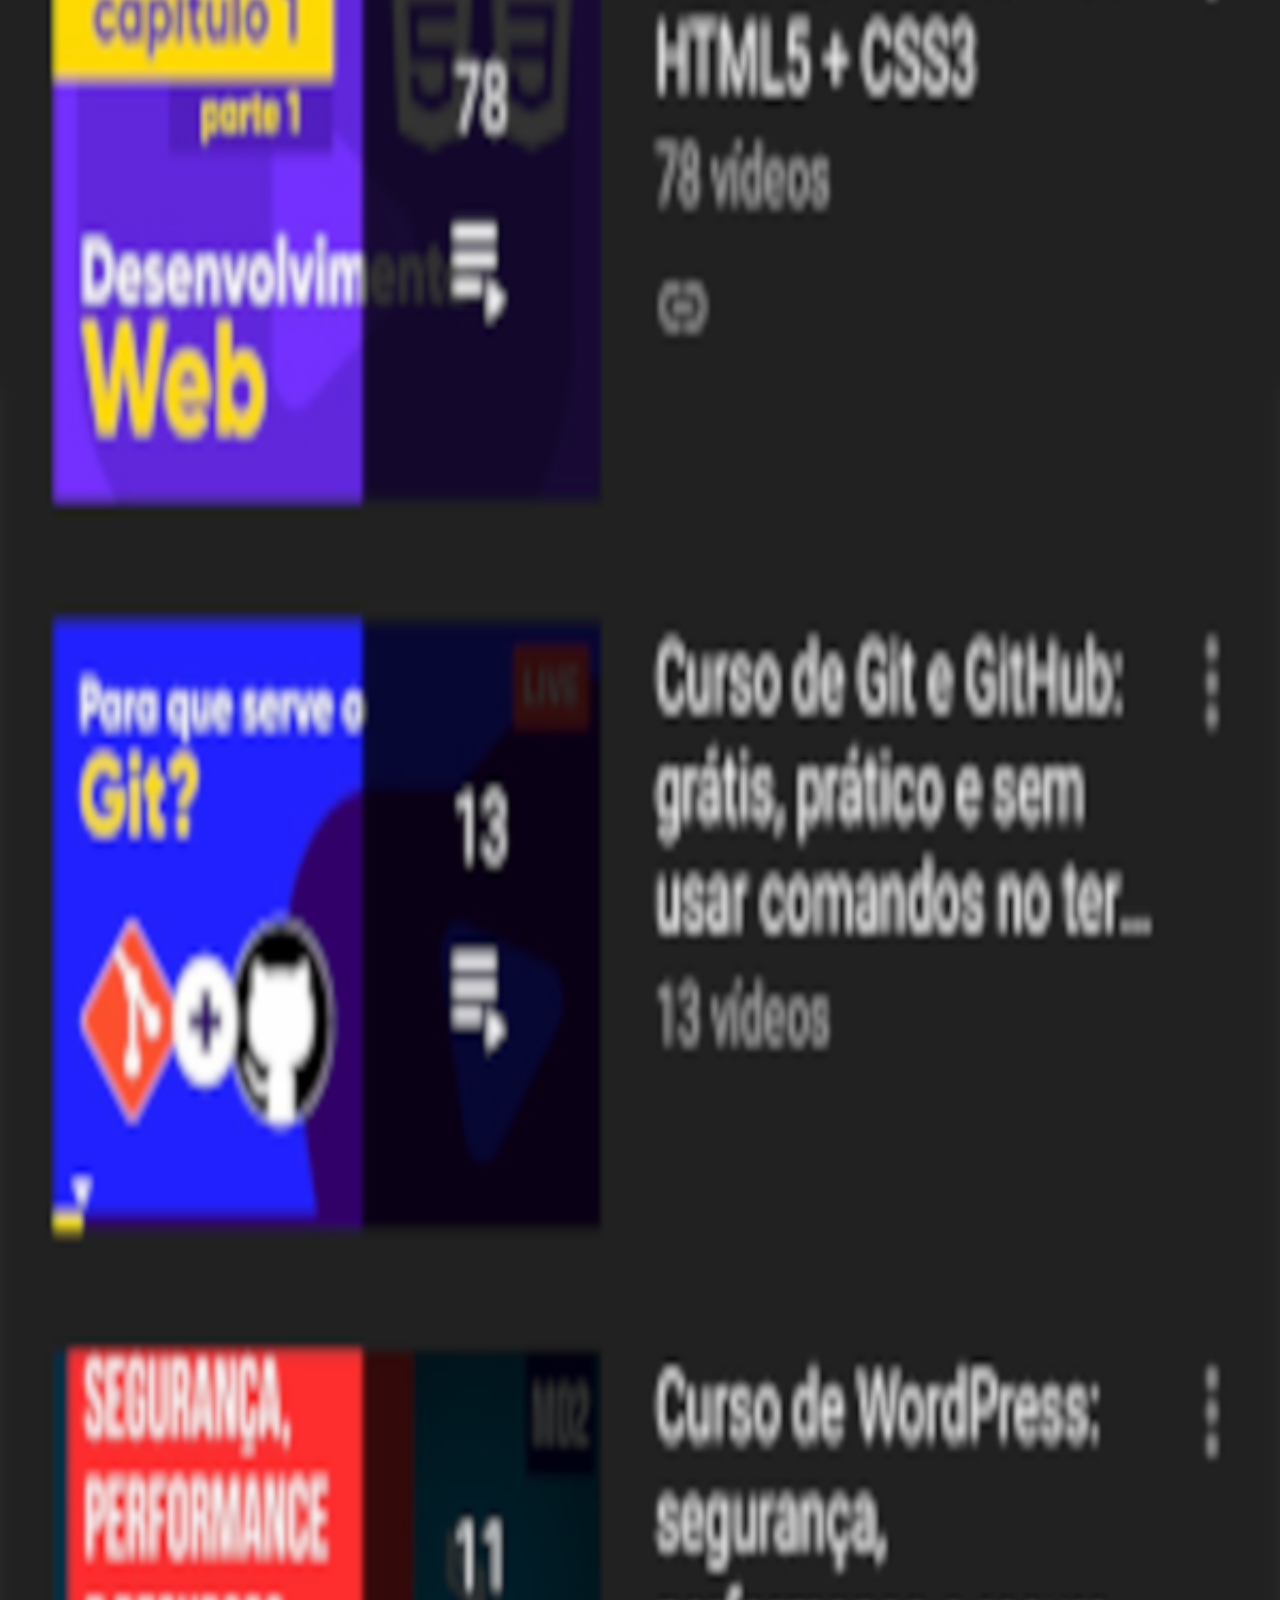
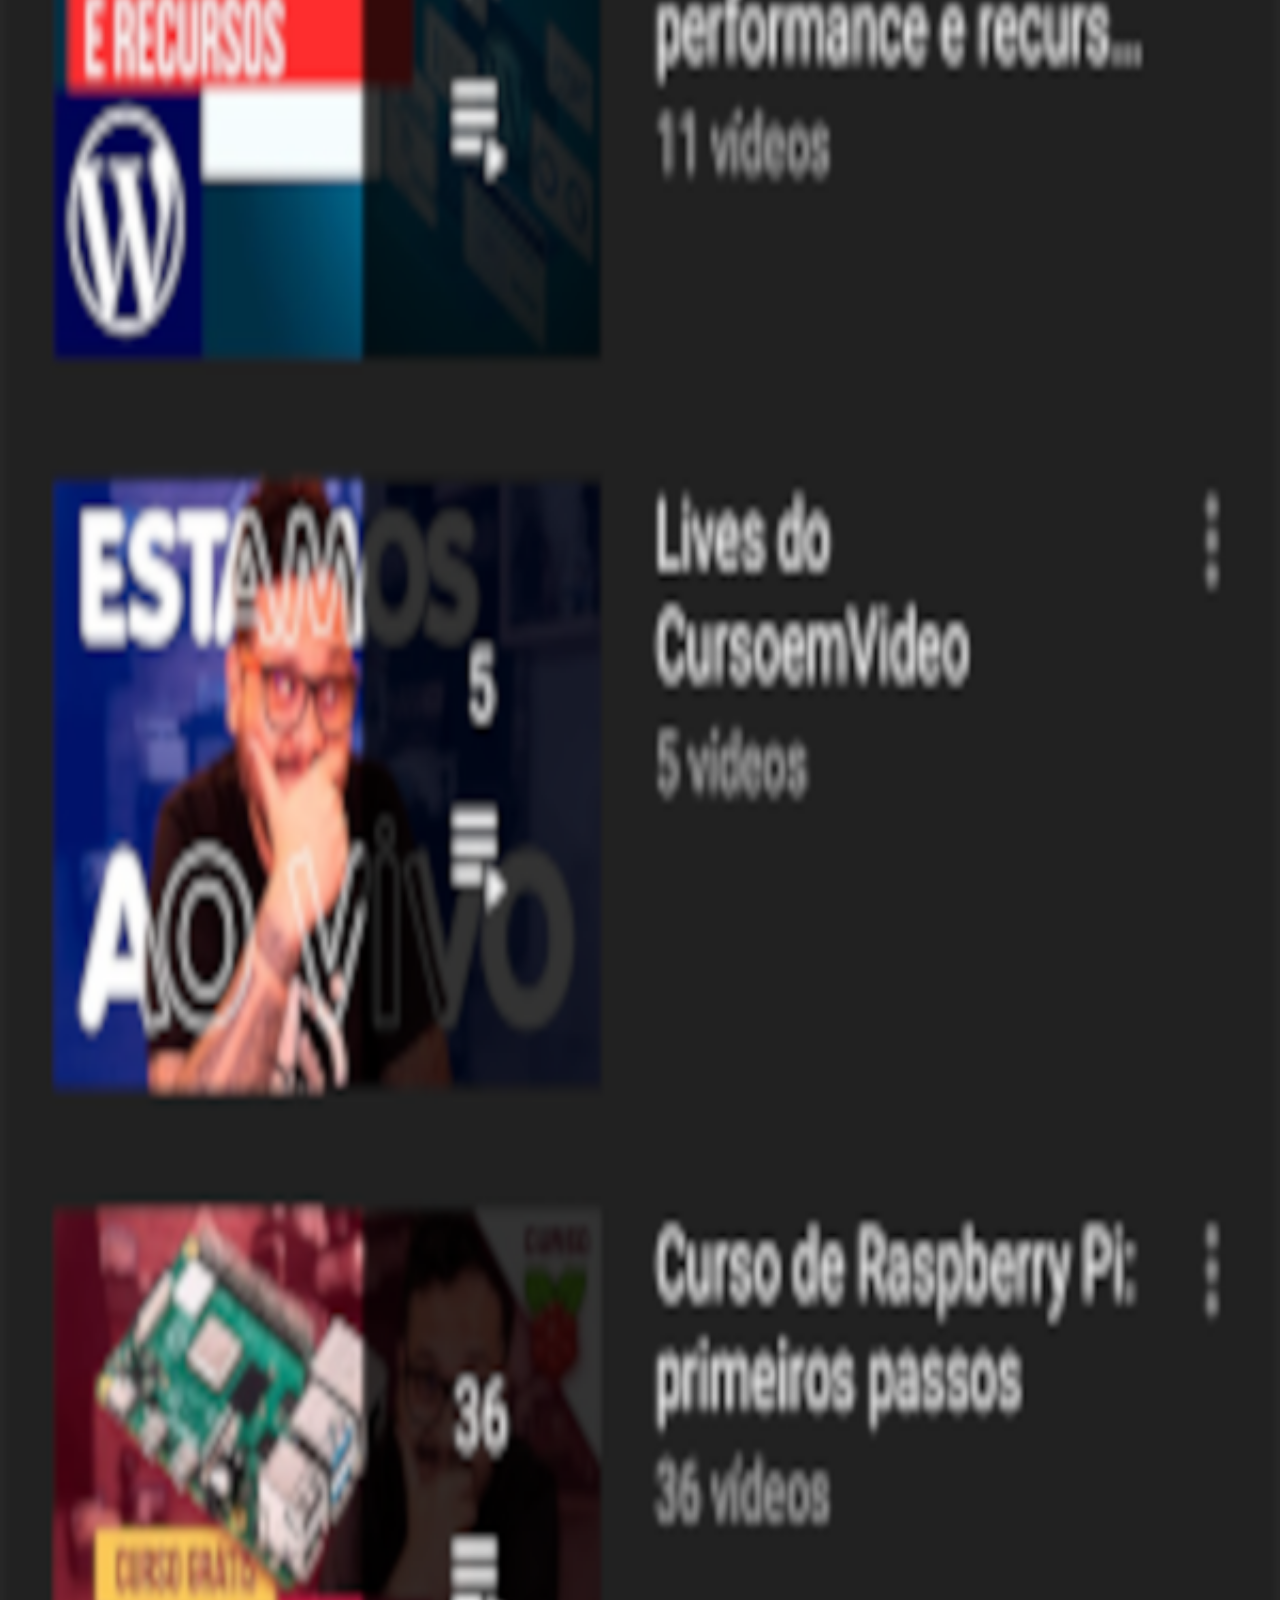
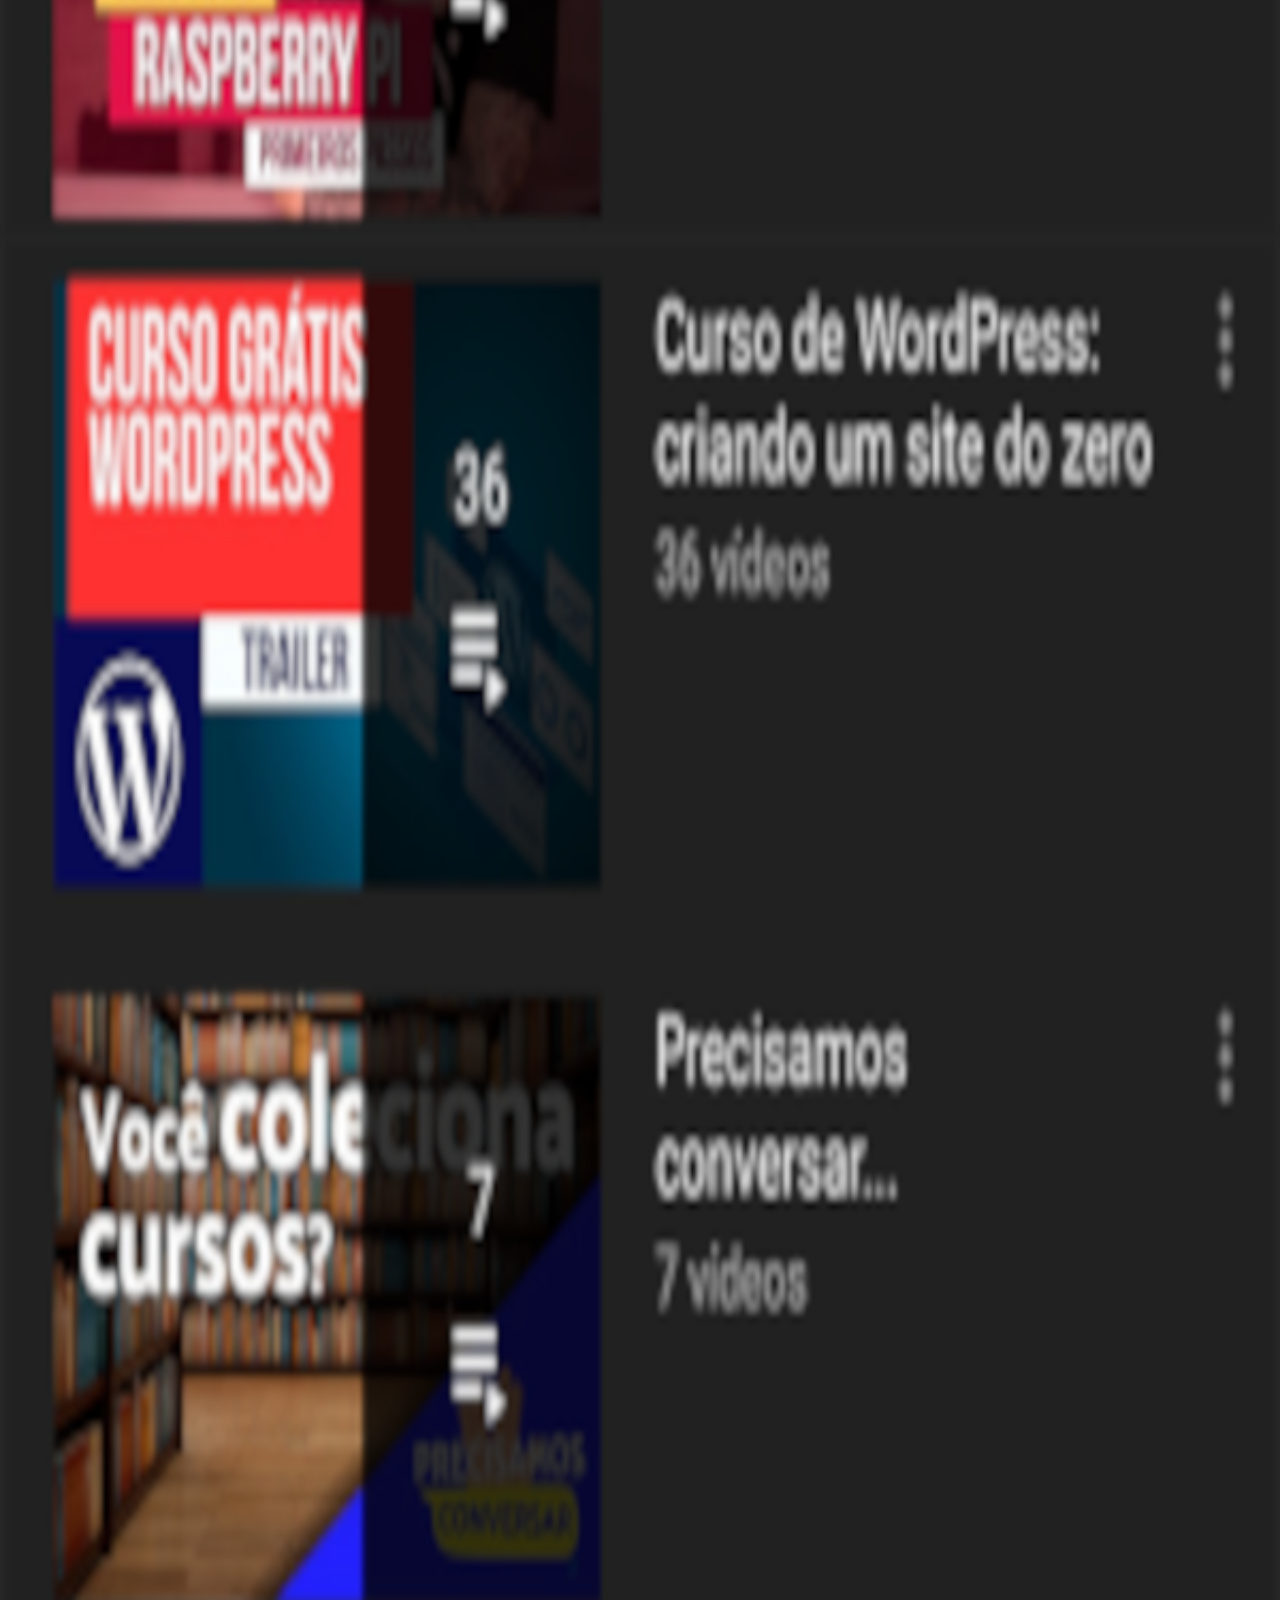
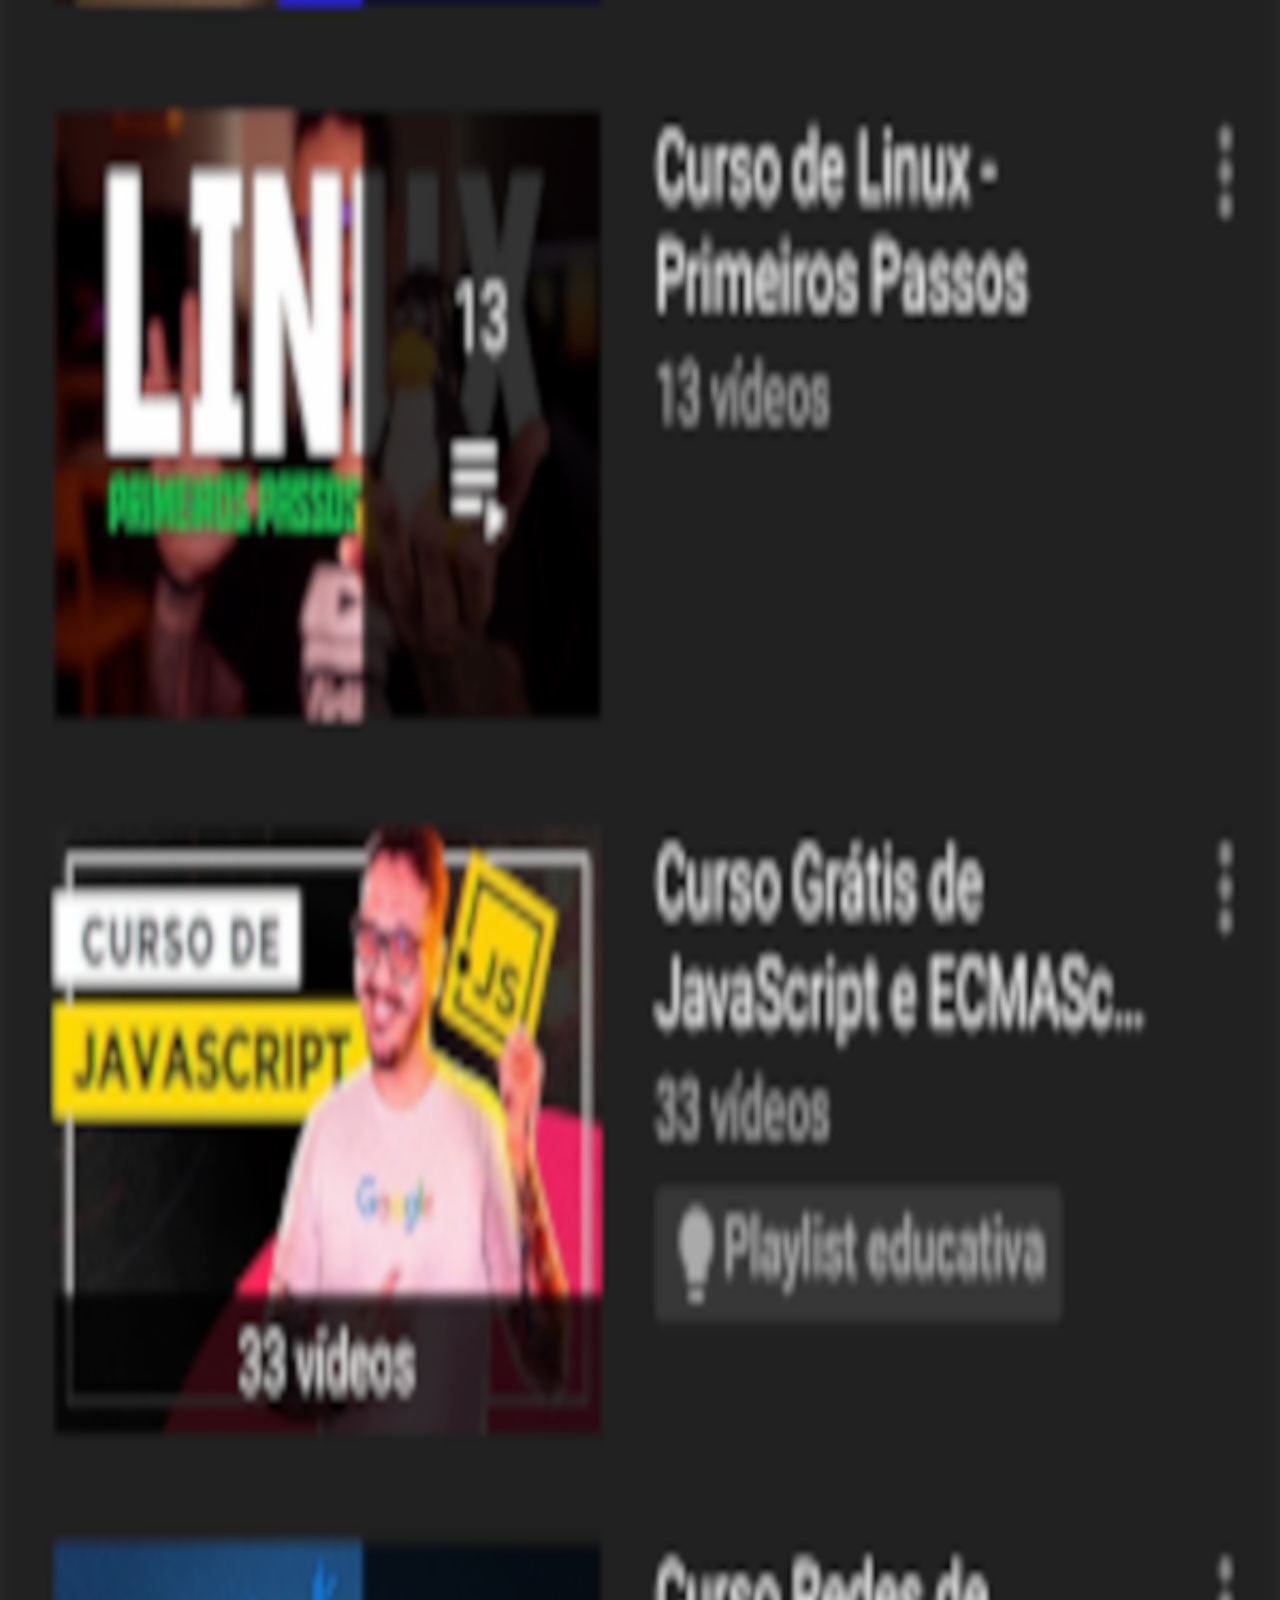
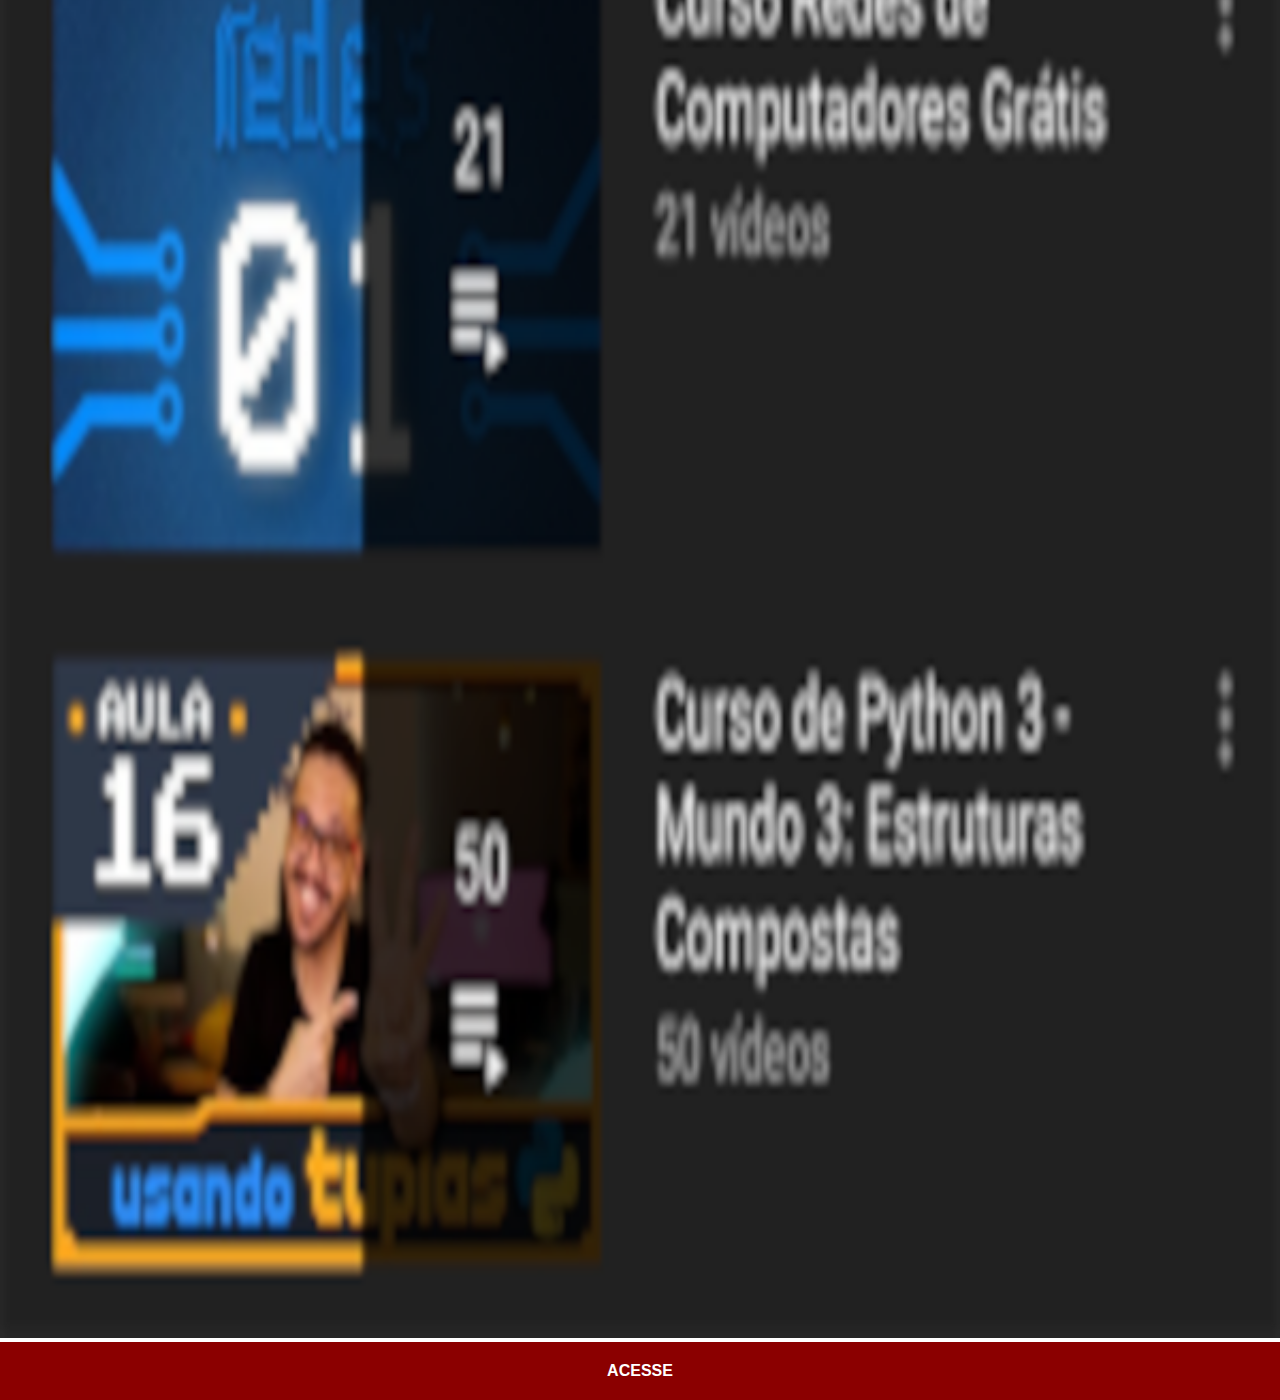
<file: youtub.html>
<!DOCTYPE html>
<html lang="pt-br">
<head>
    <meta charset="UTF-8">
    <meta name="viewport" content="width=device-width, initial-scale=1.0">
    <title>Youtube</title>
    <link rel="stylesheet" href="stilos/social.css">
</head>
<body>
    <img src="imagens/tela-youtube2.png" alt="Youtube">
    <a href="https://www.youtube.com/@CursoemVideo/playlists" target="_blank">ACESSE</a>
</body>
</html>
</file>
<file: stilos/style.css>
@charset "UTF-8";

* {
    margin: 0px;
    padding: 0px;
}
html, body {
    height: 100vh;
    width: 100vh;
    background-color: black;
}
main{
    position: relative;
    height: 100vh;
    width: 100vh;
    background: url('../imagens/fundo-madeira.jpg') no-repeat top center;
    background-size: cover;
    background-attachment: fixed;
}
#telefone {
    position: absolute;
    top: 50%;
    left: 50%;
    transform: translate(-50%, -50%);
    height: 627px;
    width: 311px;
    background: url('../imagens/frame-iphone.png') no-repeat;
}
iframe#tela {
    position: relative;
    top: 80px;
    left: 21px;
    width: 269px; 
    height: 472px;
}
section#redes-sociais{
    text-align: right;
}
#redes-sociais img{
    width: 50px;
    margin: 10px;
    border-radius: 50%;
    box-shadow: 2px 2px 5px rgba(0, 0, 0, 0.443);
    box-sizing: border-box;
}
section#redes-sociais img:hover {
    border: 2px solid rgba(255, 255, 255, 0.546);  
    transform: translate(-3%, -3%);
    box-shadow: 5px 5px 10px rgba(0, 0, 0, 0.489);
    transform: transform .3s, border 1s;  
}
</file>
<file: stilos/social.css>
@charset "UTF-8";
* {
    margin: 0px;
    padding: 0px;
    font-family: Arial, Helvetica, sans-serif;
}
img {
    height: 100%;
    width: 100%;
}
::-webkit-scrollbar{
    margin: 0px;
    padding: 0px;
}
a {
    display: block;
    background-color: darkred;
    color: white;
    padding: 20px;
    text-align: center;
    font-weight: bolder;
    text-decoration: none;
}
a:hover {
    background-color: red;
}
</file>
